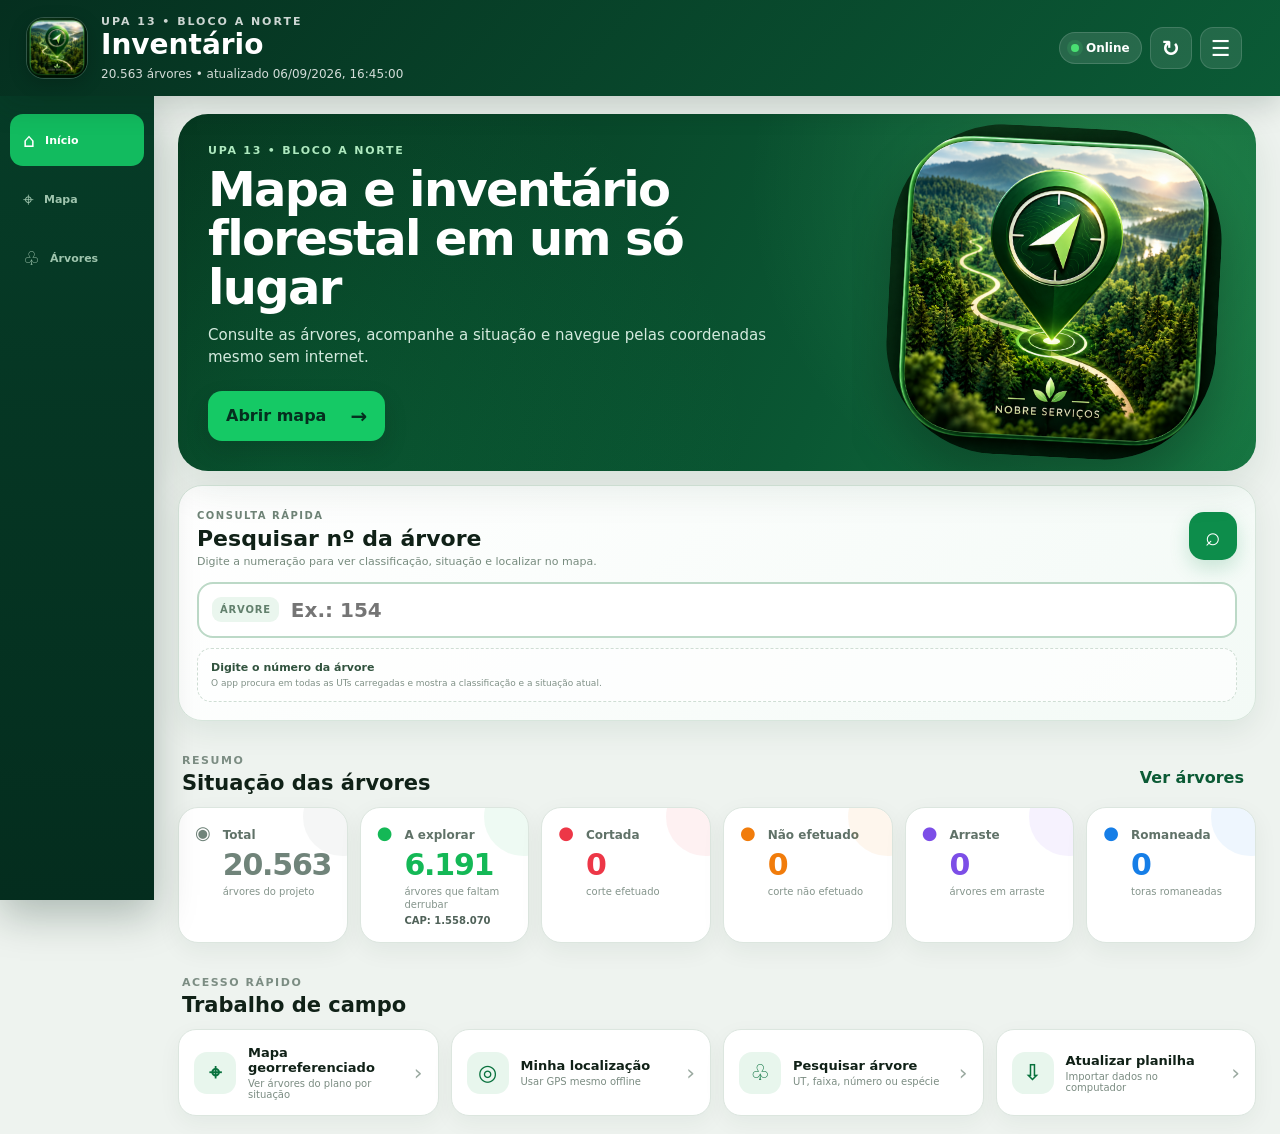
<file: index.html>
<!doctype html>
<html lang="pt-BR">
<head>
  <meta charset="utf-8">
  <meta name="viewport" content="width=device-width,initial-scale=1,viewport-fit=cover,user-scalable=no">
  <meta name="theme-color" content="#062d1d">
  <title>Inventário</title>
  <link rel="manifest" href="manifest.webmanifest">
  <link rel="stylesheet" href="styles.css?v=418">
</head>
<body>
<div class="app-shell">
  <header class="app-header">
    <div class="brand-block">
      <img src="app_icon.png" class="brand-icon" alt="">
      <div>
        <div class="mobile-brand">NOBRE FLORESTAL</div><div class="brand-name" id="projectHeaderName">UPA 13 • BLOCO A NORTE</div>
        <h1>Inventário</h1>
        <div class="header-meta"><span id="syncStatus">Sem dados carregados</span></div>
      </div>
    </div>
    <div class="header-actions">
      <span id="networkPill" class="network-pill"><i></i><span>Online</span></span>
      <button class="icon-action" id="syncBtn" title="Sincronizar" aria-label="Sincronizar">↻</button>
      <button class="icon-action" id="settingsBtn" title="Configurações" aria-label="Configurações">☰</button>
    </div>
  </header>

  <main class="main-content">
    <section class="screen active" id="homeScreen">
      <div class="hero-card">
        <div class="hero-copy">
          <span class="hero-kicker" id="projectHeroName">UPA 13 • BLOCO A NORTE</span>
          <h2>Mapa e inventário florestal em um só lugar</h2>
          <p>Consulte as árvores, acompanhe a situação e navegue pelas coordenadas mesmo sem internet.</p>
          <button class="primary-cta" data-go="map">Abrir mapa <span>→</span></button>
        </div>
        <div class="hero-art"><img src="app_icon.png" alt="Mapa florestal"></div>
      </div>


      <section class="home-tree-search">
        <div class="home-search-head">
          <div>
            <span>Consulta rápida</span>
            <h3>Pesquisar nº da árvore</h3>
            <p>Digite a numeração para ver classificação, situação e localizar no mapa.</p>
          </div>
          <div class="home-search-icon">⌕</div>
        </div>
        <div class="home-search-input">
          <span>Árvore</span>
          <input id="homeTreeSearch" inputmode="numeric" autocomplete="off" placeholder="Ex.: 154">
          <button id="homeTreeClear" hidden aria-label="Limpar pesquisa">×</button>
        </div>
        <div class="home-search-results" id="homeSearchResults">
          <div class="home-search-empty">
            <b>Digite o número da árvore</b>
            <small>O app procura em todas as UTs carregadas e mostra a classificação e a situação atual.</small>
          </div>
        </div>
      </section>

      <div class="section-title"><div><span>Resumo</span><h3>Situação das árvores</h3></div><button class="ghost-btn" data-go="trees">Ver árvores</button></div>
      <section class="kpi-grid">
        <article class="kpi-card total"><div class="kpi-icon">◉</div><div><span>Total</span><strong id="kpiTotal">0</strong><small>árvores do projeto</small></div></article>
        <article class="kpi-card explorar"><div class="kpi-icon">●</div><div><span>A explorar</span><strong id="kpiExplorar">0</strong><small id="kpiExplorarMeta">árvores que faltam derrubar</small><em id="kpiExplorarCap">CAP: 0</em></div></article>
        <article class="kpi-card cortada"><div class="kpi-icon">●</div><div><span>Cortada</span><strong id="kpiCorte">0</strong><small>corte efetuado</small></div></article>
        <article class="kpi-card nao"><div class="kpi-icon">●</div><div><span>Não efetuado</span><strong id="kpiNao">0</strong><small>corte não efetuado</small></div></article>
        <article class="kpi-card arraste"><div class="kpi-icon">●</div><div><span>Arraste</span><strong id="kpiArraste">0</strong><small>árvores em arraste</small></div></article>
        <article class="kpi-card romaneada"><div class="kpi-icon">●</div><div><span>Romaneada</span><strong id="kpiRomaneada">0</strong><small>toras romaneadas</small></div></article>
      </section>

      <div class="section-title"><div><span>Acesso rápido</span><h3>Trabalho de campo</h3></div></div>
      <div class="quick-grid">
        <button class="quick-card" data-go="map"><b class="quick-symbol">⌖</b><span><strong>Mapa georreferenciado</strong><small>Ver árvores do plano por situação</small></span><i>›</i></button>
        <button class="quick-card" id="locateQuick"><b class="quick-symbol">◎</b><span><strong>Minha localização</strong><small>Usar GPS mesmo offline</small></span><i>›</i></button>
        <button class="quick-card" data-go="trees"><b class="quick-symbol">♧</b><span><strong>Pesquisar árvore</strong><small>UT, faixa, número ou espécie</small></span><i>›</i></button>
        <button class="quick-card" id="importQuick"><b class="quick-symbol">⇩</b><span><strong>Atualizar planilha</strong><small>Importar dados no computador</small></span><i>›</i></button>
      </div>
    </section>

    <section class="screen map-screen" id="mapScreen">
      <div class="mobile-field-dashboard map-search-only">
        <div class="mobile-map-search">
          <span>⌕</span><input id="mapTreeSearch" inputmode="numeric" autocomplete="off" placeholder="Pesquisar nº da árvore..."><button id="mapTreeSearchBtn" aria-label="Pesquisar árvore" title="Pesquisar">⌕</button>
        </div>
      </div>
      <div class="map-topbar">
        <div>
          <span id="projectMapName">UPA 13 • BLOCO A NORTE</span>
          <strong>Mapa georreferenciado</strong>
        </div>
        <div class="map-actions">
          <button class="map-round mobile-map-picker-btn" id="mobileMapPickerBtn" title="Escolher mapa offline">MAPAS</button>
          <button class="map-round" id="filterMapBtn" title="Filtros">≡</button>
          <button class="map-round nav-location-btn" id="myLocationBtn" title="Minha localização / acompanhar GPS"><span class="nav-location-pointer">➤</span></button>
          <button class="map-round label-toggle active" id="labelsToggleBtn" title="Mostrar/ocultar numeração">Nº</button>
          <button class="map-round trees-toggle active" id="treesToggleBtn" title="Mostrar/ocultar árvores">Árv</button>
          <button class="map-round" id="fitMapBtn" title="Enquadrar">⌗</button>
        </div>
      </div>
      <div class="map-wrap" id="mapWrap">
        <canvas id="geoMap"></canvas>
        <div class="map-tools-dock" id="mapToolsDock" hidden>
          <button class="dock-btn" id="dockMarkerBtn" title="Adicionar marcador">⌖</button>
          <button class="dock-btn" id="dockLabelBtn" title="Mostrar/ocultar numeração">✎</button>
          <button class="dock-btn" id="dockTrackBtn" title="Rastrear percurso">〰</button>
          <button class="dock-btn" id="dockExportBtn" title="Exportar SHP">▤</button>
          <button class="dock-btn" id="dockFitBtn" title="Enquadrar mapa">↗</button>
          <button class="dock-btn" id="dockCompassBtn" title="Mostrar/ocultar bússola">✥</button>
          <button class="dock-btn" id="dockTargetBtn" title="Centralizar localização">◎</button>
        </div>
        <div class="map-compass" id="mapCompass" hidden aria-label="Bússola">
          <div class="compass-cardinal compass-n">N</div>
          <div class="compass-cardinal compass-e">L</div>
          <div class="compass-cardinal compass-s">S</div>
          <div class="compass-cardinal compass-w">O</div>
          <div class="compass-needle" id="compassNeedle"><span></span></div>
          <div class="compass-center"></div>
          <div class="compass-deg" id="compassDeg">0°</div>
        </div>
        <div class="map-count" id="mapCount">0 árvores no mapa</div>
        <div class="map-legend" id="mapLegend">
          <span><i class="c-explorar"></i>A explorar</span>
          <span><i class="c-cortada"></i>Cortada</span>
          <span><i class="c-nao"></i>Não efetuado</span>
          <span><i class="c-arraste"></i>Arraste</span>
          <span><i class="c-romaneada"></i>Romaneada</span>
          <span class="map-note">A árvore permanece no mapa e troca de cor conforme a situação.</span>
        </div>
        <div class="nav-hud" id="navHud" hidden>
          <div class="nav-arrow" id="navArrow"><span>▲</span></div>
          <div><small>NAVEGAÇÃO OFFLINE</small><strong id="navDistance">—</strong><span id="navBearing">Aguardando GPS...</span></div>
          <button id="stopNavBtn">Parar</button>
        </div>
      </div>
      <div class="map-bottom-panel" id="mapBottomPanel">
        <button class="track-toggle bottom" id="trackToggleBtn" title="Iniciar ou parar rastreamento do percurso"><span>●</span><b>Novo rastreio</b></button>
        <button class="track-collapse-btn" id="trackCollapseBtn" title="Recolher painel" aria-label="Recolher painel" hidden>⌄</button>
        <div class="track-hud bottom" id="trackHud" hidden>
          <div class="track-rec" id="trackRecDot">●</div>
          <div class="track-main-info"><small id="trackStatusText">ÚLTIMO PERCURSO</small><strong id="trackDistance">0 m</strong><span id="trackInfo">0 pontos • 00:00</span></div>
          <div class="track-extra" id="trackExtra">
            <span><small>Direção</small><b id="trackHeading">—</b></span>
            <span><small>Velocidade</small><b id="trackSpeed">0,0 km/h</b></span>
            <span><small>Média</small><b id="trackAvgSpeed">0,0 km/h</b></span>
          </div>
          <button id="trackExportBtn" hidden>Exportar SHP</button>
        </div>
      </div>
    </section>

    <section class="screen" id="treesScreen">
      <div class="screen-heading">
        <div><span>Inventário</span><h2>Árvores</h2><p id="resultCount">0 árvores</p></div>
        <button class="filter-button" id="filterTreesBtn">Filtros <b id="filterCount" hidden>0</b></button>
      </div>
      <div class="search-box"><span>⌕</span><input id="searchInput" placeholder="Buscar nº, espécie, UT, faixa, motosserrista..."><button id="clearSearch" hidden>×</button></div>
      <div class="status-chips" id="statusChips">
        <button class="active" data-status="">Todas</button><button data-status="A EXPLORAR">A explorar</button><button data-status="CORTADA">Cortada</button><button data-status="CORTE NÃO EFETUADO">Não efetuado</button><button data-status="ARRASTE">Arraste</button><button data-status="ROMANEADA">Romaneada</button>
      </div>
      <div class="tree-list" id="treeList"></div>
      <div class="pager" id="pager"><button id="prevPage">← Anterior</button><span id="pageInfo">1 / 1</span><button id="nextPage">Próxima →</button></div>
    </section>
  </main>

  <nav class="bottom-nav" id="bottomNav">
    <button class="active" data-go="home"><span>⌂</span><b>Início</b></button>
    <button data-go="map"><span>⌖</span><b>Mapa</b></button>
    <button data-go="trees"><span>♧</span><b>Árvores</b></button>
  </nav>
</div>

<input id="excelFile" type="file" accept=".xls,.xlsx,.xlsm,.csv" hidden>
<input id="mapImageFile" type="file" accept="image/png,image/jpeg,image/webp" hidden>

<dialog id="filterDialog" class="modal-dialog">
  <form method="dialog" class="modal-card" onsubmit="return false">
    <div class="modal-head"><div><span>Refinar resultados</span><h2>Filtros</h2></div><button class="close-modal" type="button" value="cancel">×</button></div>
    <label>UT<select id="utFilter"><option value="">Todas</option></select></label>
    <label>Faixa<select id="faixaFilter"><option value="">Todas</option></select></label>
    <label>Motosserrista<select id="motoFilter"><option value="">Todos</option></select></label>
    <label>Situação<select id="statusFilter"><option value="">Todas</option><option>A EXPLORAR</option><option>CORTADA</option><option>CORTE NÃO EFETUADO</option><option>ARRASTE</option><option>ROMANEADA</option><option>SEM SITUAÇÃO</option></select></label>
    <div class="modal-actions"><button class="secondary-btn" id="clearFiltersBtn">Limpar</button><button class="primary-btn" id="applyFiltersBtn">Aplicar</button></div>
  </form>
</dialog>


<dialog id="mobileMapDialog" class="modal-dialog mobile-map-dialog">
  <form method="dialog" class="modal-card mobile-map-card" onsubmit="return false">
    <div class="modal-head">
      <div><span>Uso offline</span><h2>Escolher mapa</h2></div>
      <button class="close-modal" id="mobileMapCloseBtn" type="button" value="cancel" aria-label="Fechar">×</button>
    </div>
    <div class="mobile-map-offline-note">
      <b>✓ Funciona sem internet</b>
      <span>Escolha um mapa, todos juntos ou adicione um PDF direto do celular. Depois funciona offline.</span>
    </div>
    <div class="mobile-map-actions">
      <button type="button" class="primary-btn" id="mobileAddPdfBtn">＋ Adicionar PDF do celular</button>
      <button type="button" class="primary-btn" id="mobileUseAllMapsBtn">🗺 Usar todos os mapas</button>
      <button type="button" class="secondary-btn" id="mobileRefreshMapsBtn">↻ Atualizar do PC</button>
    </div>
    <div id="mobileMapList" class="mobile-map-list"></div>
  </form>
</dialog>

<dialog id="settingsDialog" class="modal-dialog">
  <form method="dialog" class="modal-card settings-card" onsubmit="return false">
    <div class="modal-head"><div><span>Nobre Florestal</span><h2>Configurações</h2></div><button class="close-modal" id="settingsCloseBtn" type="button" value="cancel" aria-label="Fechar configurações">×</button></div>
    <div class="setting-section"><h3>Sincronização PC ↔ celular</h3><p>Use a mesma URL e chave no computador e no celular. O celular guarda a última atualização para trabalhar offline.</p>
      <div class="settings-lock-row"><span class="settings-lock-badge">Bloqueado</span><button class="secondary-btn" id="settingsEditBtn">✎ Editar</button></div>
      <label>URL do Apps Script<input id="apiUrl" placeholder="https://script.google.com/macros/s/.../exec"></label>
      <label>Chave de sincronização<input id="syncKey" placeholder="NOBRE-UPA13-2026"></label>
      <button class="primary-btn full" id="saveSettingsBtn">Salvar alterações</button>
    </div>
    <div class="setting-section"><h3>Dados</h3>
      <div class="last-file-card"><span>✓</span><div><strong>Última planilha salva</strong><small id="lastWorkbookInfo">Carregando...</small></div></div>
      <button class="settings-row" id="importBtn"><span>⇩</span><div><strong>Carregar planilha</strong><small>.xls, .xlsx ou .csv</small></div><i>›</i></button>
      <button class="settings-row" id="watchFileBtn"><span>↻</span><div><strong>Vincular planilha automática</strong><small>Chrome/Edge no computador</small></div><i>›</i></button>
      <button class="settings-row" id="refreshCloudBtn"><span>☁</span><div><strong>Buscar atualização</strong><small>Sincronizar agora</small></div><i>›</i></button>
    </div>
    <div class="setting-section pc-only project-map-section"><h3>Novo projeto / mapa georreferenciado</h3>
      <p>Para UPA 14, UPA 15 e outros projetos: carregue a nova planilha e depois o mapa. O nome da UPA é lido da planilha; o bloco pode ser lido da planilha ou informado aqui.</p>
      <div class="project-grid">
        <label>UPA<input id="projectUpaInput" placeholder="Ex.: 14"></label>
        <label>Bloco<input id="projectBlockInput" placeholder="Ex.: A NORTE"></label>
      </div>
      <div class="last-file-card map-file-card"><span>⌖</span><div><strong>Mapa atual do projeto</strong><small id="mapFileInfo">Mapa padrão UPA 13</small></div></div>
      <button class="settings-row" id="mapImportBtn"><span>▣</span><div><strong>Adicionar / trocar mapa</strong><small>PNG, JPG ou WEBP</small></div><i>›</i></button>
      <div class="map-calibration-card">
        <strong>Encaixe das árvores no mapa</strong>
        <small>Use “Auto encaixar” e, se necessário, ajuste os limites pelas coordenadas do mapa.</small>
        <div class="bounds-grid">
          <label>Norte<input id="mapNorthInput" inputmode="decimal"></label>
          <label>Sul<input id="mapSouthInput" inputmode="decimal"></label>
          <label>Oeste<input id="mapWestInput" inputmode="decimal"></label>
          <label>Leste<input id="mapEastInput" inputmode="decimal"></label>
        </div>
        <button class="secondary-btn full" id="autoFitBoundsBtn">Auto encaixar pelas árvores</button>
      </div>
      <button class="primary-btn full" id="saveProjectMapBtn">Salvar projeto e enviar aos celulares</button>
    </div>
    <div class="setting-section"><h3>Modo offline</h3><div class="offline-info"><b>✓</b><div><strong>Mapa e dados locais</strong><small>Depois da sincronização, o inventário e TODOS os mapas do projeto ficam salvos no aparelho. Você pode escolher um mapa ou usar todos juntos sem internet. A navegação usa GPS offline e mostra sua posição com ponto azul até o destino.</small></div></div><div class="app-version-badge">Versão Android 4.18 • base V4.16 • sincronização corrigida e silenciosa</div></div>
  </form>
</dialog>

<dialog id="markerDialog" class="modal-dialog marker-dialog">
  <form method="dialog" class="modal-card marker-card" onsubmit="return false">
    <div class="modal-head"><div><span>Mapa</span><h2 id="markerDialogTitle">Novo marcador</h2></div><button class="close-modal marker-cancel" id="markerCancelX" type="button" aria-label="Fechar">×</button></div>
    <label>Nome do marcador <small>(opcional)</small><input id="markerNameInput" maxlength="80" placeholder="Pode deixar em branco"></label>
    <div class="marker-coord" id="markerCoordText"></div>
    <div class="modal-actions marker-actions">
      <button class="danger-btn" id="markerDeleteBtn" type="button" hidden>Excluir</button>
      <button class="secondary-btn" id="markerCancelBtn" type="button">Cancelar</button>
      <button class="primary-btn" id="markerSaveBtn" type="button">Salvar marcador</button>
    </div>
  </form>
</dialog>

<dialog id="treeDialog" class="sheet-dialog">
  <div class="tree-sheet">
    <div class="sheet-grabber"></div>
    <button class="sheet-close" id="closeTreeDialog">×</button>
    <div class="tree-status" id="treeStatus"><i></i><span>Situação</span></div>
    <h2 id="treeDialogTitle">Árvore</h2>
    <p id="treeSubtitle"></p>
    <div class="tree-details" id="treeDetails"></div>
    <div class="tree-actions" id="treeActions"></div>
  </div>
</dialog>

<div class="toast" id="toast" hidden></div>
<script src="initial_data.js"></script>
<script src="app.js?v=418"></script>
</body>
</html>
</file>
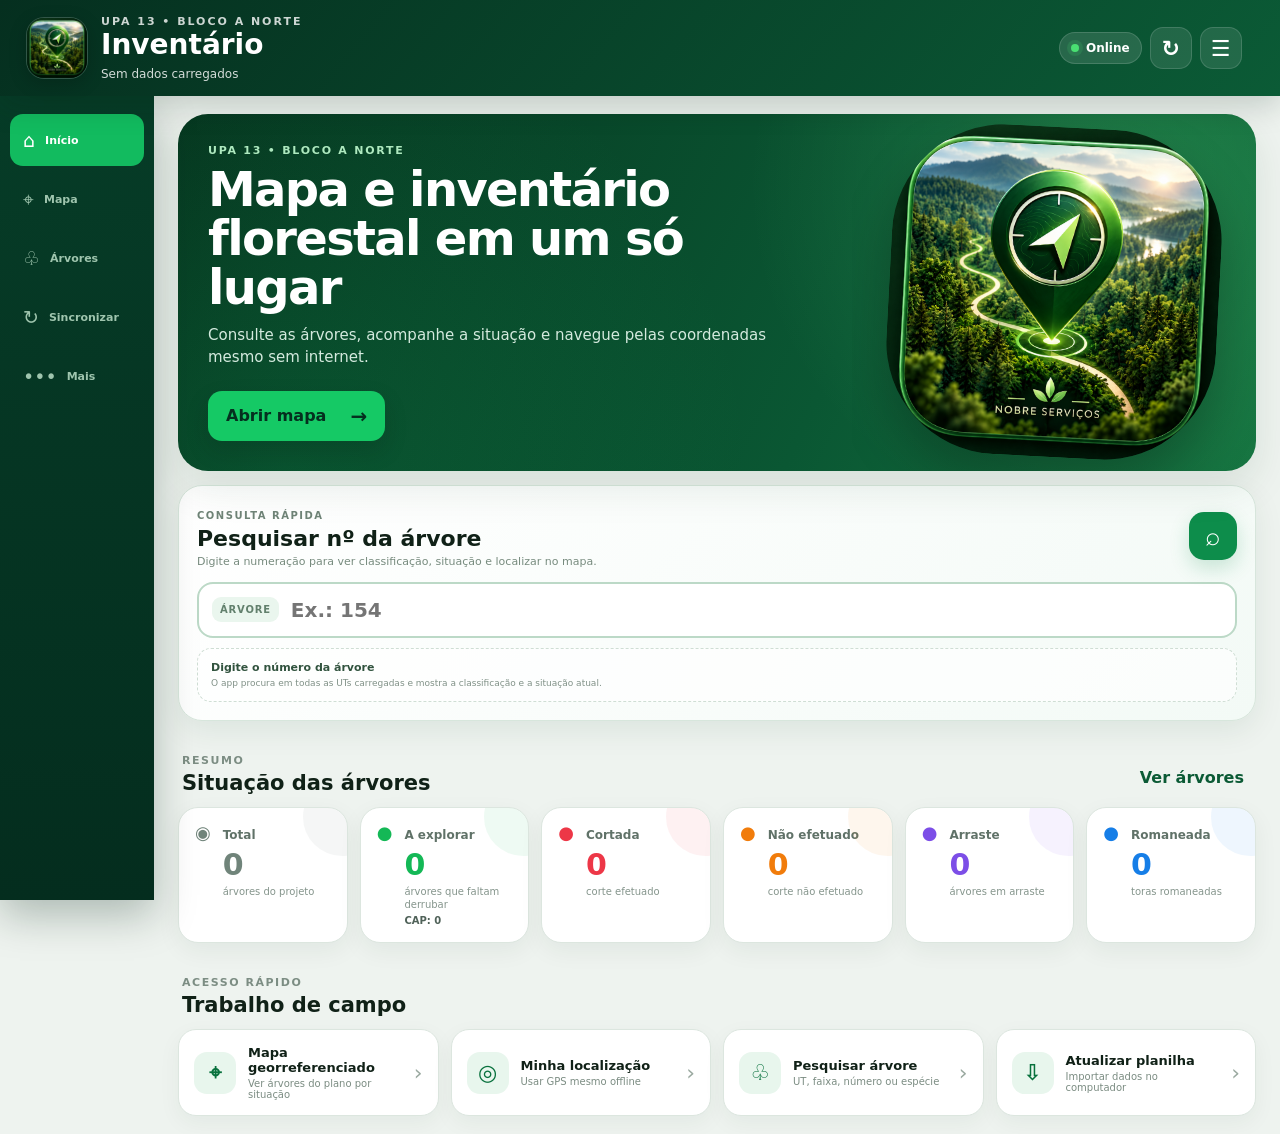
<file: src/main/assets/index.html>
<!doctype html>
<html lang="pt-BR">
<head>
  <meta charset="utf-8">
  <meta name="viewport" content="width=device-width,initial-scale=1,viewport-fit=cover,user-scalable=no">
  <meta name="theme-color" content="#062d1d">
  <title>Inventário</title>
  <link rel="manifest" href="manifest.webmanifest">
  <link rel="stylesheet" href="styles.css?v=410">
</head>
<body>
<div class="app-shell">
  <header class="app-header">
    <div class="brand-block">
      <img src="app_icon.png" class="brand-icon" alt="">
      <div>
        <div class="mobile-brand">NOBRE FLORESTAL</div><div class="brand-name" id="projectHeaderName">UPA 13 • BLOCO A NORTE</div>
        <h1>Inventário</h1>
        <div class="header-meta"><span id="syncStatus">Sem dados carregados</span></div>
      </div>
    </div>
    <div class="header-actions">
      <span id="networkPill" class="network-pill"><i></i><span>Online</span></span>
      <button class="icon-action" id="syncBtn" title="Sincronizar" aria-label="Sincronizar">↻</button>
      <button class="icon-action" id="settingsBtn" title="Configurações" aria-label="Configurações">☰</button>
    </div>
  </header>

  <main class="main-content">
    <section class="screen active" id="homeScreen">
      <div class="hero-card">
        <div class="hero-copy">
          <span class="hero-kicker" id="projectHeroName">UPA 13 • BLOCO A NORTE</span>
          <h2>Mapa e inventário florestal em um só lugar</h2>
          <p>Consulte as árvores, acompanhe a situação e navegue pelas coordenadas mesmo sem internet.</p>
          <button class="primary-cta" data-go="map">Abrir mapa <span>→</span></button>
        </div>
        <div class="hero-art"><img src="app_icon.png" alt="Mapa florestal"></div>
      </div>


      <section class="home-tree-search">
        <div class="home-search-head">
          <div>
            <span>Consulta rápida</span>
            <h3>Pesquisar nº da árvore</h3>
            <p>Digite a numeração para ver classificação, situação e localizar no mapa.</p>
          </div>
          <div class="home-search-icon">⌕</div>
        </div>
        <div class="home-search-input">
          <span>Árvore</span>
          <input id="homeTreeSearch" inputmode="numeric" autocomplete="off" placeholder="Ex.: 154">
          <button id="homeTreeClear" hidden aria-label="Limpar pesquisa">×</button>
        </div>
        <div class="home-search-results" id="homeSearchResults">
          <div class="home-search-empty">
            <b>Digite o número da árvore</b>
            <small>O app procura em todas as UTs carregadas e mostra a classificação e a situação atual.</small>
          </div>
        </div>
      </section>

      <div class="section-title"><div><span>Resumo</span><h3>Situação das árvores</h3></div><button class="ghost-btn" data-go="trees">Ver árvores</button></div>
      <section class="kpi-grid">
        <article class="kpi-card total"><div class="kpi-icon">◉</div><div><span>Total</span><strong id="kpiTotal">0</strong><small>árvores do projeto</small></div></article>
        <article class="kpi-card explorar"><div class="kpi-icon">●</div><div><span>A explorar</span><strong id="kpiExplorar">0</strong><small id="kpiExplorarMeta">árvores que faltam derrubar</small><em id="kpiExplorarCap">CAP: 0</em></div></article>
        <article class="kpi-card cortada"><div class="kpi-icon">●</div><div><span>Cortada</span><strong id="kpiCorte">0</strong><small>corte efetuado</small></div></article>
        <article class="kpi-card nao"><div class="kpi-icon">●</div><div><span>Não efetuado</span><strong id="kpiNao">0</strong><small>corte não efetuado</small></div></article>
        <article class="kpi-card arraste"><div class="kpi-icon">●</div><div><span>Arraste</span><strong id="kpiArraste">0</strong><small>árvores em arraste</small></div></article>
        <article class="kpi-card romaneada"><div class="kpi-icon">●</div><div><span>Romaneada</span><strong id="kpiRomaneada">0</strong><small>toras romaneadas</small></div></article>
      </section>

      <div class="section-title"><div><span>Acesso rápido</span><h3>Trabalho de campo</h3></div></div>
      <div class="quick-grid">
        <button class="quick-card" data-go="map"><b class="quick-symbol">⌖</b><span><strong>Mapa georreferenciado</strong><small>Ver árvores do plano por situação</small></span><i>›</i></button>
        <button class="quick-card" id="locateQuick"><b class="quick-symbol">◎</b><span><strong>Minha localização</strong><small>Usar GPS mesmo offline</small></span><i>›</i></button>
        <button class="quick-card" data-go="trees"><b class="quick-symbol">♧</b><span><strong>Pesquisar árvore</strong><small>UT, faixa, número ou espécie</small></span><i>›</i></button>
        <button class="quick-card" id="importQuick"><b class="quick-symbol">⇩</b><span><strong>Atualizar planilha</strong><small>Importar dados no computador</small></span><i>›</i></button>
      </div>
    </section>

    <section class="screen map-screen" id="mapScreen">
      <div class="mobile-field-dashboard map-search-only">
        <div class="mobile-map-search">
          <span>⌕</span><input id="mapTreeSearch" inputmode="numeric" autocomplete="off" placeholder="Pesquisar nº da árvore..."><button id="mapTreeSearchBtn">Buscar</button>
        </div>
      </div>
      <div class="map-topbar">
        <div>
          <span id="projectMapName">UPA 13 • BLOCO A NORTE</span>
          <strong>Mapa georreferenciado</strong>
        </div>
        <div class="map-actions">
          <button class="map-round mobile-map-picker-btn" id="mobileMapPickerBtn" title="Escolher mapa offline">MAPAS</button>
          <button class="map-round" id="filterMapBtn" title="Filtros">≡</button>
          <button class="map-round nav-location-btn" id="myLocationBtn" title="Minha localização / acompanhar GPS"><span class="nav-location-pointer">➤</span></button>
          <button class="map-round label-toggle active" id="labelsToggleBtn" title="Mostrar/ocultar numeração">Nº</button>
          <button class="map-round trees-toggle active" id="treesToggleBtn" title="Mostrar/ocultar árvores">Árv</button>
          <button class="map-round" id="fitMapBtn" title="Enquadrar">⌗</button>
        </div>
      </div>
      <div class="map-wrap" id="mapWrap">
        <canvas id="geoMap"></canvas>
        <div class="map-tools-dock" id="mapToolsDock" hidden>
          <button class="dock-btn" id="dockMarkerBtn" title="Adicionar marcador">⌖</button>
          <button class="dock-btn" id="dockLabelBtn" title="Mostrar/ocultar numeração">✎</button>
          <button class="dock-btn" id="dockTrackBtn" title="Rastrear percurso">〰</button>
          <button class="dock-btn" id="dockExportBtn" title="Exportar SHP">▤</button>
          <button class="dock-btn" id="dockFitBtn" title="Enquadrar mapa">↗</button>
          <button class="dock-btn" id="dockCompassBtn" title="Mostrar/ocultar bússola">✥</button>
          <button class="dock-btn" id="dockTargetBtn" title="Centralizar localização">◎</button>
        </div>
        <div class="map-compass" id="mapCompass" hidden aria-label="Bússola">
          <div class="compass-cardinal compass-n">N</div>
          <div class="compass-cardinal compass-e">L</div>
          <div class="compass-cardinal compass-s">S</div>
          <div class="compass-cardinal compass-w">O</div>
          <div class="compass-needle" id="compassNeedle"><span></span></div>
          <div class="compass-center"></div>
          <div class="compass-deg" id="compassDeg">0°</div>
        </div>
        <div class="map-count" id="mapCount">0 árvores no mapa</div>
        <div class="map-legend" id="mapLegend">
          <span><i class="c-explorar"></i>A explorar</span>
          <span><i class="c-cortada"></i>Cortada</span>
          <span><i class="c-nao"></i>Não efetuado</span>
          <span><i class="c-arraste"></i>Arraste</span>
          <span><i class="c-romaneada"></i>Romaneada</span>
          <span class="map-note">A árvore permanece no mapa e troca de cor conforme a situação.</span>
        </div>
        <div class="nav-hud" id="navHud" hidden>
          <div class="nav-arrow" id="navArrow"><span>▲</span></div>
          <div><small>NAVEGAÇÃO OFFLINE</small><strong id="navDistance">—</strong><span id="navBearing">Aguardando GPS...</span></div>
          <button id="stopNavBtn">Parar</button>
        </div>
      </div>
      <div class="map-bottom-panel" id="mapBottomPanel">
        <button class="track-toggle bottom" id="trackToggleBtn" title="Iniciar ou parar rastreamento do percurso"><span>●</span><b>Novo rastreio</b></button>
        <button class="track-collapse-btn" id="trackCollapseBtn" title="Recolher painel" aria-label="Recolher painel" hidden>⌄</button>
        <div class="track-hud bottom" id="trackHud" hidden>
          <div class="track-rec" id="trackRecDot">●</div>
          <div class="track-main-info"><small id="trackStatusText">ÚLTIMO PERCURSO</small><strong id="trackDistance">0 m</strong><span id="trackInfo">0 pontos • 00:00</span></div>
          <div class="track-extra" id="trackExtra">
            <span><small>Direção</small><b id="trackHeading">—</b></span>
            <span><small>Velocidade</small><b id="trackSpeed">0,0 km/h</b></span>
            <span><small>Média</small><b id="trackAvgSpeed">0,0 km/h</b></span>
          </div>
          <button id="trackExportBtn" hidden>Exportar SHP</button>
        </div>
      </div>
    </section>

    <section class="screen" id="treesScreen">
      <div class="screen-heading">
        <div><span>Inventário</span><h2>Árvores</h2><p id="resultCount">0 árvores</p></div>
        <button class="filter-button" id="filterTreesBtn">Filtros <b id="filterCount" hidden>0</b></button>
      </div>
      <div class="search-box"><span>⌕</span><input id="searchInput" placeholder="Buscar nº, espécie, UT, faixa, motosserrista..."><button id="clearSearch" hidden>×</button></div>
      <div class="status-chips" id="statusChips">
        <button class="active" data-status="">Todas</button><button data-status="A EXPLORAR">A explorar</button><button data-status="CORTADA">Cortada</button><button data-status="CORTE NÃO EFETUADO">Não efetuado</button><button data-status="ARRASTE">Arraste</button><button data-status="ROMANEADA">Romaneada</button>
      </div>
      <div class="tree-list" id="treeList"></div>
      <div class="pager" id="pager"><button id="prevPage">← Anterior</button><span id="pageInfo">1 / 1</span><button id="nextPage">Próxima →</button></div>
    </section>
  </main>

  <nav class="bottom-nav" id="bottomNav">
    <button class="active" data-go="home"><span>⌂</span><b>Início</b></button>
    <button data-go="map"><span>⌖</span><b>Mapa</b></button>
    <button data-go="trees"><span>♧</span><b>Árvores</b></button>
    <button id="navSync"><span>↻</span><b>Sincronizar</b></button>
    <button id="navMore"><span>•••</span><b>Mais</b></button>
  </nav>
</div>

<input id="excelFile" type="file" accept=".xls,.xlsx,.xlsm,.csv" hidden>
<input id="mapImageFile" type="file" accept="image/png,image/jpeg,image/webp" hidden>

<dialog id="filterDialog" class="modal-dialog">
  <form method="dialog" class="modal-card" onsubmit="return false">
    <div class="modal-head"><div><span>Refinar resultados</span><h2>Filtros</h2></div><button class="close-modal" type="button" value="cancel">×</button></div>
    <label>UT<select id="utFilter"><option value="">Todas</option></select></label>
    <label>Faixa<select id="faixaFilter"><option value="">Todas</option></select></label>
    <label>Motosserrista<select id="motoFilter"><option value="">Todos</option></select></label>
    <label>Situação<select id="statusFilter"><option value="">Todas</option><option>A EXPLORAR</option><option>CORTADA</option><option>CORTE NÃO EFETUADO</option><option>ARRASTE</option><option>ROMANEADA</option><option>SEM SITUAÇÃO</option></select></label>
    <div class="modal-actions"><button class="secondary-btn" id="clearFiltersBtn">Limpar</button><button class="primary-btn" id="applyFiltersBtn">Aplicar</button></div>
  </form>
</dialog>


<dialog id="mobileMapDialog" class="modal-dialog mobile-map-dialog">
  <form method="dialog" class="modal-card mobile-map-card" onsubmit="return false">
    <div class="modal-head">
      <div><span>Uso offline</span><h2>Escolher mapa</h2></div>
      <button class="close-modal" id="mobileMapCloseBtn" type="button" value="cancel" aria-label="Fechar">×</button>
    </div>
    <div class="mobile-map-offline-note">
      <b>✓ Funciona sem internet</b>
      <span>Escolha um mapa, todos juntos ou adicione um PDF direto do celular. Depois funciona offline.</span>
    </div>
    <div class="mobile-map-actions">
      <button type="button" class="primary-btn" id="mobileAddPdfBtn">＋ Adicionar PDF do celular</button>
      <button type="button" class="primary-btn" id="mobileUseAllMapsBtn">🗺 Usar todos os mapas</button>
      <button type="button" class="secondary-btn" id="mobileRefreshMapsBtn">↻ Atualizar do PC</button>
    </div>
    <div id="mobileMapList" class="mobile-map-list"></div>
  </form>
</dialog>

<dialog id="settingsDialog" class="modal-dialog">
  <form method="dialog" class="modal-card settings-card" onsubmit="return false">
    <div class="modal-head"><div><span>Nobre Florestal</span><h2>Configurações</h2></div><button class="close-modal" id="settingsCloseBtn" type="button" value="cancel" aria-label="Fechar configurações">×</button></div>
    <div class="setting-section"><h3>Sincronização PC ↔ celular</h3><p>Use a mesma URL e chave no computador e no celular. O celular guarda a última atualização para trabalhar offline.</p>
      <div class="settings-lock-row"><span class="settings-lock-badge">Bloqueado</span><button class="secondary-btn" id="settingsEditBtn">✎ Editar</button></div>
      <label>URL do Apps Script<input id="apiUrl" placeholder="https://script.google.com/macros/s/.../exec"></label>
      <label>Chave de sincronização<input id="syncKey" placeholder="NOBRE-UPA13-2026"></label>
      <button class="primary-btn full" id="saveSettingsBtn">Salvar alterações</button>
    </div>
    <div class="setting-section"><h3>Dados</h3>
      <div class="last-file-card"><span>✓</span><div><strong>Última planilha salva</strong><small id="lastWorkbookInfo">Carregando...</small></div></div>
      <button class="settings-row" id="importBtn"><span>⇩</span><div><strong>Carregar planilha</strong><small>.xls, .xlsx ou .csv</small></div><i>›</i></button>
      <button class="settings-row" id="watchFileBtn"><span>↻</span><div><strong>Vincular planilha automática</strong><small>Chrome/Edge no computador</small></div><i>›</i></button>
      <button class="settings-row" id="refreshCloudBtn"><span>☁</span><div><strong>Buscar atualização</strong><small>Sincronizar agora</small></div><i>›</i></button>
    </div>
    <div class="setting-section pc-only project-map-section"><h3>Novo projeto / mapa georreferenciado</h3>
      <p>Para UPA 14, UPA 15 e outros projetos: carregue a nova planilha e depois o mapa. O nome da UPA é lido da planilha; o bloco pode ser lido da planilha ou informado aqui.</p>
      <div class="project-grid">
        <label>UPA<input id="projectUpaInput" placeholder="Ex.: 14"></label>
        <label>Bloco<input id="projectBlockInput" placeholder="Ex.: A NORTE"></label>
      </div>
      <div class="last-file-card map-file-card"><span>⌖</span><div><strong>Mapa atual do projeto</strong><small id="mapFileInfo">Mapa padrão UPA 13</small></div></div>
      <button class="settings-row" id="mapImportBtn"><span>▣</span><div><strong>Adicionar / trocar mapa</strong><small>PNG, JPG ou WEBP</small></div><i>›</i></button>
      <div class="map-calibration-card">
        <strong>Encaixe das árvores no mapa</strong>
        <small>Use “Auto encaixar” e, se necessário, ajuste os limites pelas coordenadas do mapa.</small>
        <div class="bounds-grid">
          <label>Norte<input id="mapNorthInput" inputmode="decimal"></label>
          <label>Sul<input id="mapSouthInput" inputmode="decimal"></label>
          <label>Oeste<input id="mapWestInput" inputmode="decimal"></label>
          <label>Leste<input id="mapEastInput" inputmode="decimal"></label>
        </div>
        <button class="secondary-btn full" id="autoFitBoundsBtn">Auto encaixar pelas árvores</button>
      </div>
      <button class="primary-btn full" id="saveProjectMapBtn">Salvar projeto e enviar aos celulares</button>
    </div>
    <div class="setting-section"><h3>Modo offline</h3><div class="offline-info"><b>✓</b><div><strong>Mapa e dados locais</strong><small>Depois da sincronização, o inventário e TODOS os mapas do projeto ficam salvos no aparelho. Você pode escolher um mapa ou usar todos juntos sem internet. A navegação usa GPS offline e mostra sua posição com ponto azul até o destino.</small></div></div><div class="app-version-badge">Versão Android 4.10 • APK corrigido • vários celulares • sync rápida</div></div>
  </form>
</dialog>

<dialog id="markerDialog" class="modal-dialog marker-dialog">
  <form method="dialog" class="modal-card marker-card" onsubmit="return false">
    <div class="modal-head"><div><span>Mapa</span><h2 id="markerDialogTitle">Novo marcador</h2></div><button class="close-modal marker-cancel" id="markerCancelX" type="button" aria-label="Fechar">×</button></div>
    <label>Nome do marcador <small>(opcional)</small><input id="markerNameInput" maxlength="80" placeholder="Pode deixar em branco"></label>
    <div class="marker-coord" id="markerCoordText"></div>
    <div class="modal-actions marker-actions">
      <button class="danger-btn" id="markerDeleteBtn" type="button" hidden>Excluir</button>
      <button class="secondary-btn" id="markerCancelBtn" type="button">Cancelar</button>
      <button class="primary-btn" id="markerSaveBtn" type="button">Salvar marcador</button>
    </div>
  </form>
</dialog>

<dialog id="treeDialog" class="sheet-dialog">
  <div class="tree-sheet">
    <div class="sheet-grabber"></div>
    <button class="sheet-close" id="closeTreeDialog">×</button>
    <div class="tree-status" id="treeStatus"><i></i><span>Situação</span></div>
    <h2 id="treeDialogTitle">Árvore</h2>
    <p id="treeSubtitle"></p>
    <div class="tree-details" id="treeDetails"></div>
    <div class="tree-actions" id="treeActions"></div>
  </div>
</dialog>

<div class="toast" id="toast" hidden></div>
<script src="initial_data.js"></script>
<script src="app.js?v=410"></script>
</body>
</html>
</file>
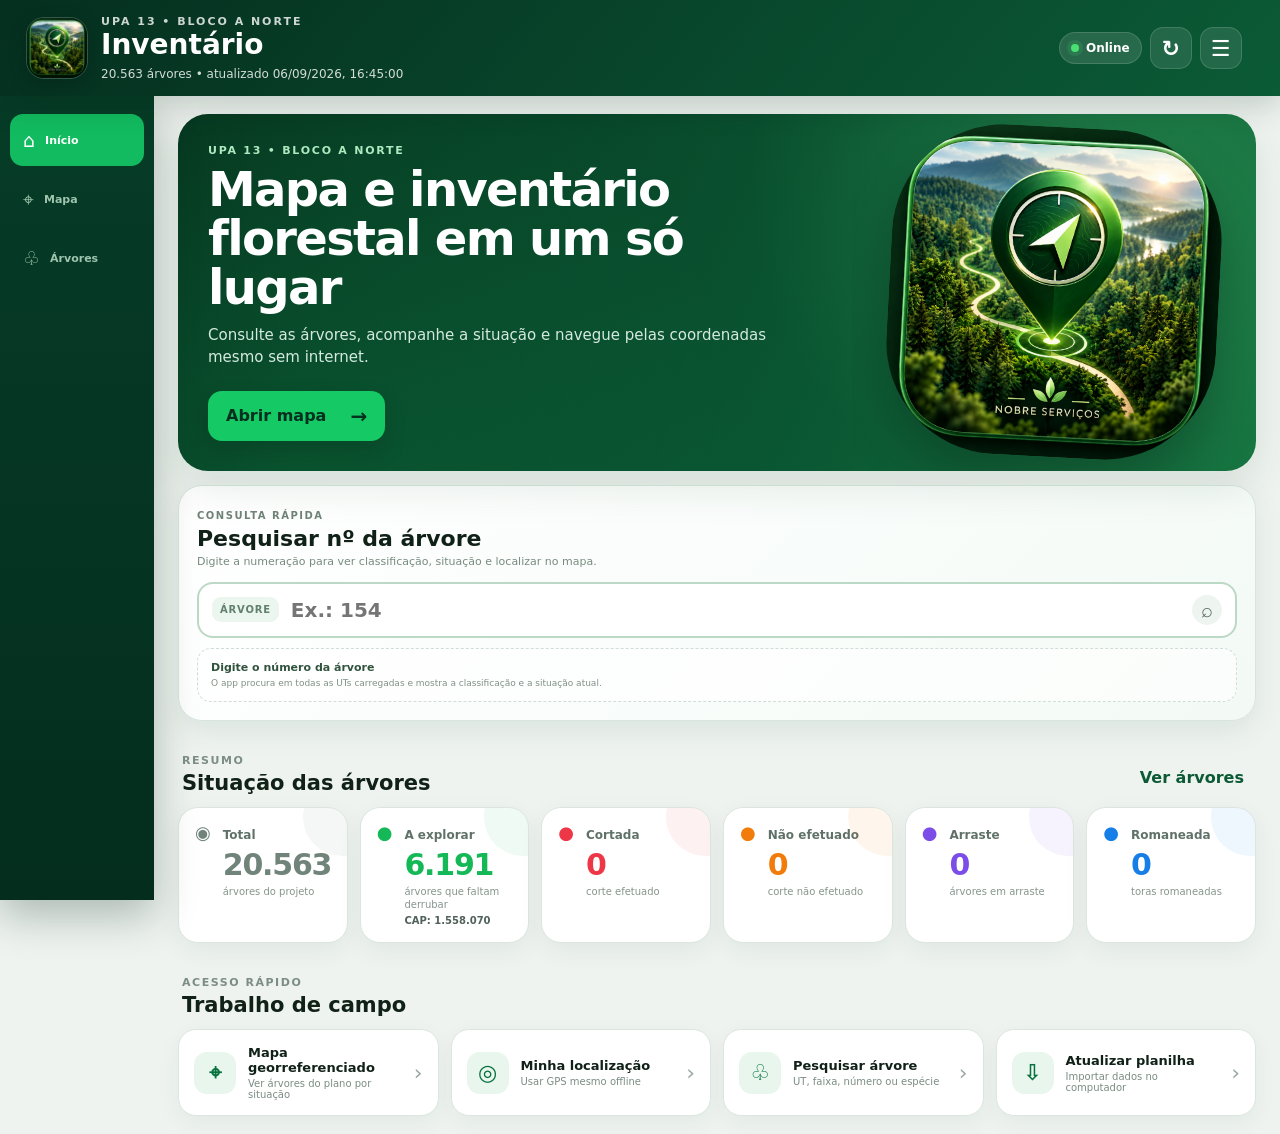
<file: V419_index.html>
<!doctype html>
<html lang="pt-BR">
<head>
  <meta charset="utf-8">
  <meta name="viewport" content="width=device-width,initial-scale=1,viewport-fit=cover,user-scalable=no">
  <meta name="theme-color" content="#062d1d">
  <title>Inventário</title>
  <link rel="manifest" href="manifest.webmanifest">
  <link rel="stylesheet" href="styles.css?v=419">
</head>
<body>
<div class="app-shell">
  <header class="app-header">
    <div class="brand-block">
      <img src="app_icon.png" class="brand-icon" alt="">
      <div>
        <div class="mobile-brand">NOBRE FLORESTAL</div><div class="brand-name" id="projectHeaderName">UPA 13 • BLOCO A NORTE</div>
        <h1>Inventário</h1>
        <div class="header-meta"><span id="syncStatus">Sem dados carregados</span></div>
      </div>
    </div>
    <div class="header-actions">
      <span id="networkPill" class="network-pill"><i></i><span>Online</span></span>
      <button class="icon-action" id="syncBtn" title="Sincronizar" aria-label="Sincronizar">↻</button>
      <button class="icon-action" id="settingsBtn" title="Configurações" aria-label="Configurações">☰</button>
    </div>
  </header>

  <main class="main-content">
    <section class="screen active" id="homeScreen">
      <div class="hero-card">
        <div class="hero-copy">
          <span class="hero-kicker" id="projectHeroName">UPA 13 • BLOCO A NORTE</span>
          <h2>Mapa e inventário florestal em um só lugar</h2>
          <p>Consulte as árvores, acompanhe a situação e navegue pelas coordenadas mesmo sem internet.</p>
          <button class="primary-cta" data-go="map">Abrir mapa <span>→</span></button>
        </div>
        <div class="hero-art"><img src="app_icon.png" alt="Mapa florestal"></div>
      </div>


      <section class="home-tree-search">
        <div class="home-search-head">
          <div>
            <span>Consulta rápida</span>
            <h3>Pesquisar nº da árvore</h3>
            <p>Digite a numeração para ver classificação, situação e localizar no mapa.</p>
          </div>
        </div>
        <div class="home-search-input">
          <span>Árvore</span>
          <input id="homeTreeSearch" inputmode="numeric" autocomplete="off" placeholder="Ex.: 154">
          <button id="homeTreeSearchBtn" class="home-tree-search-btn" type="button" aria-label="Pesquisar árvore" title="Pesquisar">⌕</button>
          <button id="homeTreeClear" hidden aria-label="Limpar pesquisa">×</button>
        </div>
        <div class="home-search-results" id="homeSearchResults">
          <div class="home-search-empty">
            <b>Digite o número da árvore</b>
            <small>O app procura em todas as UTs carregadas e mostra a classificação e a situação atual.</small>
          </div>
        </div>
      </section>

      <div class="section-title"><div><span>Resumo</span><h3>Situação das árvores</h3></div><button class="ghost-btn" data-go="trees">Ver árvores</button></div>
      <section class="kpi-grid">
        <article class="kpi-card total"><div class="kpi-icon">◉</div><div><span>Total</span><strong id="kpiTotal">0</strong><small>árvores do projeto</small></div></article>
        <article class="kpi-card explorar"><div class="kpi-icon">●</div><div><span>A explorar</span><strong id="kpiExplorar">0</strong><small id="kpiExplorarMeta">árvores que faltam derrubar</small><em id="kpiExplorarCap">CAP: 0</em></div></article>
        <article class="kpi-card cortada"><div class="kpi-icon">●</div><div><span>Cortada</span><strong id="kpiCorte">0</strong><small>corte efetuado</small></div></article>
        <article class="kpi-card nao"><div class="kpi-icon">●</div><div><span>Não efetuado</span><strong id="kpiNao">0</strong><small>corte não efetuado</small></div></article>
        <article class="kpi-card arraste"><div class="kpi-icon">●</div><div><span>Arraste</span><strong id="kpiArraste">0</strong><small>árvores em arraste</small></div></article>
        <article class="kpi-card romaneada"><div class="kpi-icon">●</div><div><span>Romaneada</span><strong id="kpiRomaneada">0</strong><small>toras romaneadas</small></div></article>
      </section>

      <div class="section-title"><div><span>Acesso rápido</span><h3>Trabalho de campo</h3></div></div>
      <div class="quick-grid">
        <button class="quick-card" data-go="map"><b class="quick-symbol">⌖</b><span><strong>Mapa georreferenciado</strong><small>Ver árvores do plano por situação</small></span><i>›</i></button>
        <button class="quick-card" id="locateQuick"><b class="quick-symbol">◎</b><span><strong>Minha localização</strong><small>Usar GPS mesmo offline</small></span><i>›</i></button>
        <button class="quick-card" data-go="trees"><b class="quick-symbol">♧</b><span><strong>Pesquisar árvore</strong><small>UT, faixa, número ou espécie</small></span><i>›</i></button>
        <button class="quick-card" id="importQuick"><b class="quick-symbol">⇩</b><span><strong>Atualizar planilha</strong><small>Importar dados no computador</small></span><i>›</i></button>
      </div>
    </section>

    <section class="screen map-screen" id="mapScreen">
      <div class="mobile-field-dashboard map-search-only">
        <div class="mobile-map-search">
          <span>⌕</span><input id="mapTreeSearch" inputmode="numeric" autocomplete="off" placeholder="Pesquisar nº da árvore..."><button id="mapTreeSearchBtn" aria-label="Pesquisar árvore" title="Pesquisar">⌕</button>
        </div>
      </div>
      <div class="map-topbar">
        <div>
          <span id="projectMapName">UPA 13 • BLOCO A NORTE</span>
          <strong>Mapa georreferenciado</strong>
        </div>
        <div class="map-actions">
          <button class="map-round mobile-map-picker-btn" id="mobileMapPickerBtn" title="Escolher mapa offline">MAPAS</button>
          <button class="map-round" id="filterMapBtn" title="Filtros">≡</button>
          <button class="map-round nav-location-btn" id="myLocationBtn" title="Minha localização / acompanhar GPS"><span class="nav-location-pointer">➤</span></button>
          <button class="map-round label-toggle active" id="labelsToggleBtn" title="Mostrar/ocultar numeração">Nº</button>
          <button class="map-round trees-toggle active" id="treesToggleBtn" title="Mostrar/ocultar árvores">Árv</button>
          <button class="map-round" id="fitMapBtn" title="Enquadrar">⌗</button>
        </div>
      </div>
      <div class="map-wrap" id="mapWrap">
        <canvas id="geoMap"></canvas>
        <div class="map-tools-dock" id="mapToolsDock" hidden>
          <button class="dock-btn" id="dockMarkerBtn" title="Adicionar marcador">⌖</button>
          <button class="dock-btn" id="dockLabelBtn" title="Mostrar/ocultar numeração">✎</button>
          <button class="dock-btn" id="dockTrackBtn" title="Rastrear percurso">〰</button>
          <button class="dock-btn" id="dockExportBtn" title="Exportar SHP">▤</button>
          <button class="dock-btn" id="dockFitBtn" title="Enquadrar mapa">↗</button>
          <button class="dock-btn" id="dockCompassBtn" title="Mostrar/ocultar bússola">✥</button>
          <button class="dock-btn" id="dockTargetBtn" title="Centralizar localização">◎</button>
        </div>
        <div class="map-compass" id="mapCompass" hidden aria-label="Bússola">
          <div class="compass-cardinal compass-n">N</div>
          <div class="compass-cardinal compass-e">L</div>
          <div class="compass-cardinal compass-s">S</div>
          <div class="compass-cardinal compass-w">O</div>
          <div class="compass-needle" id="compassNeedle"><span></span></div>
          <div class="compass-center"></div>
          <div class="compass-deg" id="compassDeg">0°</div>
        </div>
        <div class="map-count" id="mapCount">0 árvores no mapa</div>
        <div class="map-legend" id="mapLegend">
          <span><i class="c-explorar"></i>A explorar</span>
          <span><i class="c-cortada"></i>Cortada</span>
          <span><i class="c-nao"></i>Não efetuado</span>
          <span><i class="c-arraste"></i>Arraste</span>
          <span><i class="c-romaneada"></i>Romaneada</span>
          <span class="map-note">A árvore permanece no mapa e troca de cor conforme a situação.</span>
        </div>
        <div class="nav-hud" id="navHud" hidden>
          <div class="nav-arrow" id="navArrow"><span>▲</span></div>
          <div><small>NAVEGAÇÃO OFFLINE</small><strong id="navDistance">—</strong><span id="navBearing">Aguardando GPS...</span></div>
          <button id="stopNavBtn">Parar</button>
        </div>
      </div>
      <div class="map-bottom-panel" id="mapBottomPanel">
        <button class="track-toggle bottom" id="trackToggleBtn" title="Iniciar ou parar rastreamento do percurso"><span>●</span><b>Novo rastreio</b></button>
        <button class="track-collapse-btn" id="trackCollapseBtn" title="Recolher painel" aria-label="Recolher painel" hidden>⌄</button>
        <div class="track-hud bottom" id="trackHud" hidden>
          <div class="track-rec" id="trackRecDot">●</div>
          <div class="track-main-info"><small id="trackStatusText">ÚLTIMO PERCURSO</small><strong id="trackDistance">0 m</strong><span id="trackInfo">0 pontos • 00:00</span></div>
          <div class="track-extra" id="trackExtra">
            <span><small>Direção</small><b id="trackHeading">—</b></span>
            <span><small>Velocidade</small><b id="trackSpeed">0,0 km/h</b></span>
            <span><small>Média</small><b id="trackAvgSpeed">0,0 km/h</b></span>
          </div>
          <button id="trackExportBtn" hidden>Exportar SHP</button>
        </div>
      </div>
    </section>

    <section class="screen" id="treesScreen">
      <div class="screen-heading">
        <div><span>Inventário</span><h2>Árvores</h2><p id="resultCount">0 árvores</p></div>
        <button class="filter-button" id="filterTreesBtn">Filtros <b id="filterCount" hidden>0</b></button>
      </div>
      <div class="search-box"><span>⌕</span><input id="searchInput" placeholder="Buscar nº, espécie, UT, faixa, motosserrista..."><button id="clearSearch" hidden>×</button></div>
      <div class="status-chips" id="statusChips">
        <button class="active" data-status="">Todas</button><button data-status="A EXPLORAR">A explorar</button><button data-status="CORTADA">Cortada</button><button data-status="CORTE NÃO EFETUADO">Não efetuado</button><button data-status="ARRASTE">Arraste</button><button data-status="ROMANEADA">Romaneada</button>
      </div>
      <div class="tree-list" id="treeList"></div>
      <div class="pager" id="pager"><button id="prevPage">← Anterior</button><span id="pageInfo">1 / 1</span><button id="nextPage">Próxima →</button></div>
    </section>
  </main>

  <nav class="bottom-nav" id="bottomNav">
    <button class="active" data-go="home"><span>⌂</span><b>Início</b></button>
    <button data-go="map"><span>⌖</span><b>Mapa</b></button>
    <button data-go="trees"><span>♧</span><b>Árvores</b></button>
  </nav>
</div>

<input id="excelFile" type="file" accept=".xls,.xlsx,.xlsm,.csv" hidden>
<input id="mapImageFile" type="file" accept="image/png,image/jpeg,image/webp" hidden>

<dialog id="filterDialog" class="modal-dialog">
  <form method="dialog" class="modal-card" onsubmit="return false">
    <div class="modal-head"><div><span>Refinar resultados</span><h2>Filtros</h2></div><button class="close-modal" type="button" value="cancel">×</button></div>
    <label>UT<select id="utFilter"><option value="">Todas</option></select></label>
    <label>Faixa<select id="faixaFilter"><option value="">Todas</option></select></label>
    <label>Motosserrista<select id="motoFilter"><option value="">Todos</option></select></label>
    <label>Situação<select id="statusFilter"><option value="">Todas</option><option>A EXPLORAR</option><option>CORTADA</option><option>CORTE NÃO EFETUADO</option><option>ARRASTE</option><option>ROMANEADA</option><option>SEM SITUAÇÃO</option></select></label>
    <div class="modal-actions"><button class="secondary-btn" id="clearFiltersBtn">Limpar</button><button class="primary-btn" id="applyFiltersBtn">Aplicar</button></div>
  </form>
</dialog>


<dialog id="mobileMapDialog" class="modal-dialog mobile-map-dialog">
  <form method="dialog" class="modal-card mobile-map-card" onsubmit="return false">
    <div class="modal-head">
      <div><span>Uso offline</span><h2>Escolher mapa</h2></div>
      <button class="close-modal" id="mobileMapCloseBtn" type="button" value="cancel" aria-label="Fechar">×</button>
    </div>
    <div class="mobile-map-offline-note">
      <b>✓ Funciona sem internet</b>
      <span>Escolha um mapa, todos juntos ou adicione um PDF direto do celular. Depois funciona offline.</span>
    </div>
    <div class="mobile-map-actions">
      <button type="button" class="primary-btn" id="mobileAddPdfBtn">＋ Adicionar PDF do celular</button>
      <button type="button" class="primary-btn" id="mobileUseAllMapsBtn">🗺 Usar todos os mapas</button>
      <button type="button" class="secondary-btn" id="mobileRefreshMapsBtn">↻ Atualizar do PC</button>
    </div>
    <div id="mobileMapList" class="mobile-map-list"></div>
  </form>
</dialog>

<dialog id="settingsDialog" class="modal-dialog">
  <form method="dialog" class="modal-card settings-card" onsubmit="return false">
    <div class="modal-head"><div><span>Nobre Florestal</span><h2>Configurações</h2></div><button class="close-modal" id="settingsCloseBtn" type="button" value="cancel" aria-label="Fechar configurações">×</button></div>
    <div class="setting-section"><h3>Sincronização PC ↔ celular</h3><p>Use a mesma URL e chave no computador e no celular. O celular guarda a última atualização para trabalhar offline.</p>
      <div class="settings-lock-row"><span class="settings-lock-badge">Bloqueado</span><button class="secondary-btn" id="settingsEditBtn">✎ Editar</button></div>
      <label>URL do Apps Script<input id="apiUrl" placeholder="https://script.google.com/macros/s/.../exec"></label>
      <label>Chave de sincronização<input id="syncKey" placeholder="NOBRE-UPA13-2026"></label>
      <button class="primary-btn full" id="saveSettingsBtn">Salvar alterações</button>
    </div>
    <div class="setting-section"><h3>Dados</h3>
      <div class="last-file-card"><span>✓</span><div><strong>Última planilha salva</strong><small id="lastWorkbookInfo">Carregando...</small></div></div>
      <button class="settings-row" id="importBtn"><span>⇩</span><div><strong>Carregar planilha</strong><small>.xls, .xlsx ou .csv</small></div><i>›</i></button>
      <button class="settings-row" id="watchFileBtn"><span>↻</span><div><strong>Vincular planilha automática</strong><small>Chrome/Edge no computador</small></div><i>›</i></button>
      <button class="settings-row" id="refreshCloudBtn"><span>☁</span><div><strong>Buscar atualização</strong><small>Sincronizar agora</small></div><i>›</i></button>
    </div>
    <div class="setting-section pc-only project-map-section"><h3>Novo projeto / mapa georreferenciado</h3>
      <p>Para UPA 14, UPA 15 e outros projetos: carregue a nova planilha e depois o mapa. O nome da UPA é lido da planilha; o bloco pode ser lido da planilha ou informado aqui.</p>
      <div class="project-grid">
        <label>UPA<input id="projectUpaInput" placeholder="Ex.: 14"></label>
        <label>Bloco<input id="projectBlockInput" placeholder="Ex.: A NORTE"></label>
      </div>
      <div class="last-file-card map-file-card"><span>⌖</span><div><strong>Mapa atual do projeto</strong><small id="mapFileInfo">Mapa padrão UPA 13</small></div></div>
      <button class="settings-row" id="mapImportBtn"><span>▣</span><div><strong>Adicionar / trocar mapa</strong><small>PNG, JPG ou WEBP</small></div><i>›</i></button>
      <div class="map-calibration-card">
        <strong>Encaixe das árvores no mapa</strong>
        <small>Use “Auto encaixar” e, se necessário, ajuste os limites pelas coordenadas do mapa.</small>
        <div class="bounds-grid">
          <label>Norte<input id="mapNorthInput" inputmode="decimal"></label>
          <label>Sul<input id="mapSouthInput" inputmode="decimal"></label>
          <label>Oeste<input id="mapWestInput" inputmode="decimal"></label>
          <label>Leste<input id="mapEastInput" inputmode="decimal"></label>
        </div>
        <button class="secondary-btn full" id="autoFitBoundsBtn">Auto encaixar pelas árvores</button>
      </div>
      <button class="primary-btn full" id="saveProjectMapBtn">Salvar projeto e enviar aos celulares</button>
    </div>
    <div class="setting-section"><h3>Modo offline</h3><div class="offline-info"><b>✓</b><div><strong>Mapa e dados locais</strong><small>Depois da sincronização, o inventário e TODOS os mapas do projeto ficam salvos no aparelho. Você pode escolher um mapa ou usar todos juntos sem internet. A navegação usa GPS offline e mostra sua posição com ponto azul até o destino.</small></div></div><div class="app-version-badge">Versão Android 4.19 • base V4.16 • sync, mapas e navegação corrigidos</div></div>
  </form>
</dialog>

<dialog id="markerDialog" class="modal-dialog marker-dialog">
  <form method="dialog" class="modal-card marker-card" onsubmit="return false">
    <div class="modal-head"><div><span>Mapa</span><h2 id="markerDialogTitle">Novo marcador</h2></div><button class="close-modal marker-cancel" id="markerCancelX" type="button" aria-label="Fechar">×</button></div>
    <label>Nome do marcador <small>(opcional)</small><input id="markerNameInput" maxlength="80" placeholder="Pode deixar em branco"></label>
    <div class="marker-coord" id="markerCoordText"></div>
    <div class="modal-actions marker-actions">
      <button class="danger-btn" id="markerDeleteBtn" type="button" hidden>Excluir</button>
      <button class="secondary-btn" id="markerCancelBtn" type="button">Cancelar</button>
      <button class="primary-btn" id="markerSaveBtn" type="button">Salvar marcador</button>
    </div>
  </form>
</dialog>

<dialog id="treeDialog" class="sheet-dialog">
  <div class="tree-sheet">
    <div class="sheet-grabber"></div>
    <button class="sheet-close" id="closeTreeDialog">×</button>
    <div class="tree-status" id="treeStatus"><i></i><span>Situação</span></div>
    <h2 id="treeDialogTitle">Árvore</h2>
    <p id="treeSubtitle"></p>
    <div class="tree-details" id="treeDetails"></div>
    <div class="tree-actions" id="treeActions"></div>
  </div>
</dialog>

<div class="toast" id="toast" hidden></div>
<script src="initial_data.js"></script>
<script src="app.js?v=419"></script>
</body>
</html>
</file>
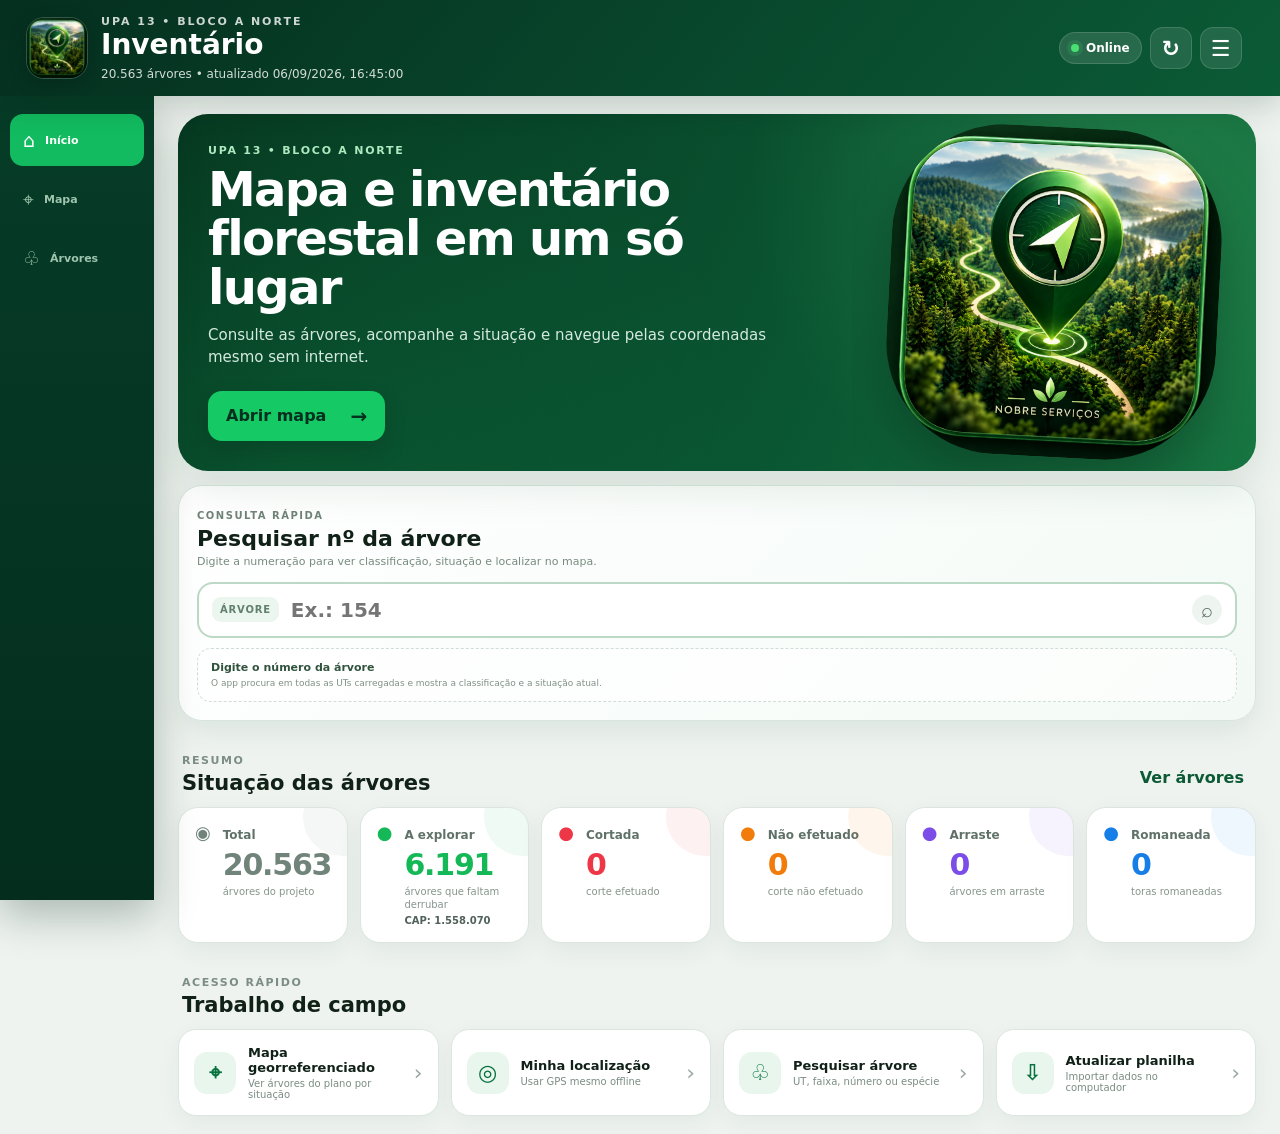
<file: V420_index.html>
<!doctype html>
<html lang="pt-BR">
<head>
  <meta charset="utf-8">
  <meta name="viewport" content="width=device-width,initial-scale=1,viewport-fit=cover,user-scalable=no">
  <meta name="theme-color" content="#062d1d">
  <title>Inventário</title>
  <link rel="manifest" href="manifest.webmanifest">
  <link rel="stylesheet" href="styles.css?v=419">
</head>
<body>
<div class="app-shell">
  <header class="app-header">
    <div class="brand-block">
      <img src="app_icon.png" class="brand-icon" alt="">
      <div>
        <div class="mobile-brand">NOBRE FLORESTAL</div><div class="brand-name" id="projectHeaderName">UPA 13 • BLOCO A NORTE</div>
        <h1>Inventário</h1>
        <div class="header-meta"><span id="syncStatus">Sem dados carregados</span></div>
      </div>
    </div>
    <div class="header-actions">
      <span id="networkPill" class="network-pill"><i></i><span>Online</span></span>
      <button class="icon-action" id="syncBtn" title="Sincronizar" aria-label="Sincronizar">↻</button>
      <button class="icon-action" id="settingsBtn" title="Configurações" aria-label="Configurações">☰</button>
    </div>
  </header>

  <main class="main-content">
    <section class="screen active" id="homeScreen">
      <div class="hero-card">
        <div class="hero-copy">
          <span class="hero-kicker" id="projectHeroName">UPA 13 • BLOCO A NORTE</span>
          <h2>Mapa e inventário florestal em um só lugar</h2>
          <p>Consulte as árvores, acompanhe a situação e navegue pelas coordenadas mesmo sem internet.</p>
          <button class="primary-cta" data-go="map">Abrir mapa <span>→</span></button>
        </div>
        <div class="hero-art"><img src="app_icon.png" alt="Mapa florestal"></div>
      </div>


      <section class="home-tree-search">
        <div class="home-search-head">
          <div>
            <span>Consulta rápida</span>
            <h3>Pesquisar nº da árvore</h3>
            <p>Digite a numeração para ver classificação, situação e localizar no mapa.</p>
          </div>
        </div>
        <div class="home-search-input">
          <span>Árvore</span>
          <input id="homeTreeSearch" inputmode="numeric" autocomplete="off" placeholder="Ex.: 154">
          <button id="homeTreeSearchBtn" class="home-tree-search-btn" type="button" aria-label="Pesquisar árvore" title="Pesquisar">⌕</button>
          <button id="homeTreeClear" hidden aria-label="Limpar pesquisa">×</button>
        </div>
        <div class="home-search-results" id="homeSearchResults">
          <div class="home-search-empty">
            <b>Digite o número da árvore</b>
            <small>O app procura em todas as UTs carregadas e mostra a classificação e a situação atual.</small>
          </div>
        </div>
      </section>

      <div class="section-title"><div><span>Resumo</span><h3>Situação das árvores</h3></div><button class="ghost-btn" data-go="trees">Ver árvores</button></div>
      <section class="kpi-grid">
        <article class="kpi-card total"><div class="kpi-icon">◉</div><div><span>Total</span><strong id="kpiTotal">0</strong><small>árvores do projeto</small></div></article>
        <article class="kpi-card explorar"><div class="kpi-icon">●</div><div><span>A explorar</span><strong id="kpiExplorar">0</strong><small id="kpiExplorarMeta">árvores que faltam derrubar</small><em id="kpiExplorarCap">CAP: 0</em></div></article>
        <article class="kpi-card cortada"><div class="kpi-icon">●</div><div><span>Cortada</span><strong id="kpiCorte">0</strong><small>corte efetuado</small></div></article>
        <article class="kpi-card nao"><div class="kpi-icon">●</div><div><span>Não efetuado</span><strong id="kpiNao">0</strong><small>corte não efetuado</small></div></article>
        <article class="kpi-card arraste"><div class="kpi-icon">●</div><div><span>Arraste</span><strong id="kpiArraste">0</strong><small>árvores em arraste</small></div></article>
        <article class="kpi-card romaneada"><div class="kpi-icon">●</div><div><span>Romaneada</span><strong id="kpiRomaneada">0</strong><small>toras romaneadas</small></div></article>
      </section>

      <div class="section-title"><div><span>Acesso rápido</span><h3>Trabalho de campo</h3></div></div>
      <div class="quick-grid">
        <button class="quick-card" data-go="map"><b class="quick-symbol">⌖</b><span><strong>Mapa georreferenciado</strong><small>Ver árvores do plano por situação</small></span><i>›</i></button>
        <button class="quick-card" id="locateQuick"><b class="quick-symbol">◎</b><span><strong>Minha localização</strong><small>Usar GPS mesmo offline</small></span><i>›</i></button>
        <button class="quick-card" data-go="trees"><b class="quick-symbol">♧</b><span><strong>Pesquisar árvore</strong><small>UT, faixa, número ou espécie</small></span><i>›</i></button>
        <button class="quick-card" id="importQuick"><b class="quick-symbol">⇩</b><span><strong>Atualizar planilha</strong><small>Importar dados no computador</small></span><i>›</i></button>
      </div>
    </section>

    <section class="screen map-screen" id="mapScreen">
      <div class="mobile-field-dashboard map-search-only">
        <div class="mobile-map-search">
          <span>⌕</span><input id="mapTreeSearch" inputmode="numeric" autocomplete="off" placeholder="Pesquisar nº da árvore..."><button id="mapTreeSearchBtn" aria-label="Pesquisar árvore" title="Pesquisar">⌕</button>
        </div>
      </div>
      <div class="map-topbar">
        <div>
          <span id="projectMapName">UPA 13 • BLOCO A NORTE</span>
          <strong>Mapa georreferenciado</strong>
        </div>
        <div class="map-actions">
          <button class="map-round mobile-map-picker-btn" id="mobileMapPickerBtn" title="Escolher mapa offline">MAPAS</button>
          <button class="map-round" id="filterMapBtn" title="Filtros">≡</button>
          <button class="map-round nav-location-btn" id="myLocationBtn" title="Minha localização / acompanhar GPS"><span class="nav-location-pointer">➤</span></button>
          <button class="map-round label-toggle active" id="labelsToggleBtn" title="Mostrar/ocultar numeração">Nº</button>
          <button class="map-round trees-toggle active" id="treesToggleBtn" title="Mostrar/ocultar árvores">Árv</button>
          <button class="map-round" id="fitMapBtn" title="Enquadrar">⌗</button>
        </div>
      </div>
      <div class="map-wrap" id="mapWrap">
        <canvas id="geoMap"></canvas>
        <div class="map-tools-dock" id="mapToolsDock" hidden>
          <button class="dock-btn" id="dockMarkerBtn" title="Adicionar marcador">⌖</button>
          <button class="dock-btn" id="dockLabelBtn" title="Mostrar/ocultar numeração">✎</button>
          <button class="dock-btn" id="dockTrackBtn" title="Rastrear percurso">〰</button>
          <button class="dock-btn" id="dockExportBtn" title="Exportar SHP">▤</button>
          <button class="dock-btn" id="dockFitBtn" title="Enquadrar mapa">↗</button>
          <button class="dock-btn" id="dockCompassBtn" title="Mostrar/ocultar bússola">✥</button>
          <button class="dock-btn" id="dockTargetBtn" title="Centralizar localização">◎</button>
        </div>
        <div class="map-compass" id="mapCompass" hidden aria-label="Bússola">
          <div class="compass-cardinal compass-n">N</div>
          <div class="compass-cardinal compass-e">L</div>
          <div class="compass-cardinal compass-s">S</div>
          <div class="compass-cardinal compass-w">O</div>
          <div class="compass-needle" id="compassNeedle"><span></span></div>
          <div class="compass-center"></div>
          <div class="compass-deg" id="compassDeg">0°</div>
        </div>
        <div class="map-count" id="mapCount">0 árvores no mapa</div>
        <div class="map-legend" id="mapLegend">
          <span><i class="c-explorar"></i>A explorar</span>
          <span><i class="c-cortada"></i>Cortada</span>
          <span><i class="c-nao"></i>Não efetuado</span>
          <span><i class="c-arraste"></i>Arraste</span>
          <span><i class="c-romaneada"></i>Romaneada</span>
          <span class="map-note">A árvore permanece no mapa e troca de cor conforme a situação.</span>
        </div>
        <div class="nav-hud" id="navHud" hidden>
          <div class="nav-arrow" id="navArrow"><span>▲</span></div>
          <div><small>NAVEGAÇÃO OFFLINE</small><strong id="navDistance">—</strong><span id="navBearing">Aguardando GPS...</span></div>
          <button id="stopNavBtn">Parar</button>
        </div>
      </div>
      <div class="map-bottom-panel" id="mapBottomPanel">
        <button class="track-toggle bottom" id="trackToggleBtn" title="Iniciar ou parar rastreamento do percurso"><span>●</span><b>Novo rastreio</b></button>
        <button class="track-collapse-btn" id="trackCollapseBtn" title="Recolher painel" aria-label="Recolher painel" hidden>⌄</button>
        <div class="track-hud bottom" id="trackHud" hidden>
          <div class="track-rec" id="trackRecDot">●</div>
          <div class="track-main-info"><small id="trackStatusText">ÚLTIMO PERCURSO</small><strong id="trackDistance">0 m</strong><span id="trackInfo">0 pontos • 00:00</span></div>
          <div class="track-extra" id="trackExtra">
            <span><small>Direção</small><b id="trackHeading">—</b></span>
            <span><small>Velocidade</small><b id="trackSpeed">0,0 km/h</b></span>
            <span><small>Média</small><b id="trackAvgSpeed">0,0 km/h</b></span>
          </div>
          <button id="trackExportBtn" hidden>Exportar SHP</button>
        </div>
      </div>
    </section>

    <section class="screen" id="treesScreen">
      <div class="screen-heading">
        <div><span>Inventário</span><h2>Árvores</h2><p id="resultCount">0 árvores</p></div>
        <button class="filter-button" id="filterTreesBtn">Filtros <b id="filterCount" hidden>0</b></button>
      </div>
      <div class="search-box"><span>⌕</span><input id="searchInput" placeholder="Buscar nº, espécie, UT, faixa, motosserrista..."><button id="clearSearch" hidden>×</button></div>
      <div class="status-chips" id="statusChips">
        <button class="active" data-status="">Todas</button><button data-status="A EXPLORAR">A explorar</button><button data-status="CORTADA">Cortada</button><button data-status="CORTE NÃO EFETUADO">Não efetuado</button><button data-status="ARRASTE">Arraste</button><button data-status="ROMANEADA">Romaneada</button>
      </div>
      <div class="tree-list" id="treeList"></div>
      <div class="pager" id="pager"><button id="prevPage">← Anterior</button><span id="pageInfo">1 / 1</span><button id="nextPage">Próxima →</button></div>
    </section>
  </main>

  <nav class="bottom-nav" id="bottomNav">
    <button class="active" data-go="home"><span>⌂</span><b>Início</b></button>
    <button data-go="map"><span>⌖</span><b>Mapa</b></button>
    <button data-go="trees"><span>♧</span><b>Árvores</b></button>
  </nav>
</div>

<input id="excelFile" type="file" accept=".xls,.xlsx,.xlsm,.csv" hidden>
<input id="mapImageFile" type="file" accept="image/png,image/jpeg,image/webp" hidden>

<dialog id="filterDialog" class="modal-dialog">
  <form method="dialog" class="modal-card" onsubmit="return false">
    <div class="modal-head"><div><span>Refinar resultados</span><h2>Filtros</h2></div><button class="close-modal" type="button" value="cancel">×</button></div>
    <label>UT<select id="utFilter"><option value="">Todas</option></select></label>
    <label>Faixa<select id="faixaFilter"><option value="">Todas</option></select></label>
    <label>Motosserrista<select id="motoFilter"><option value="">Todos</option></select></label>
    <label>Situação<select id="statusFilter"><option value="">Todas</option><option>A EXPLORAR</option><option>CORTADA</option><option>CORTE NÃO EFETUADO</option><option>ARRASTE</option><option>ROMANEADA</option><option>SEM SITUAÇÃO</option></select></label>
    <div class="modal-actions"><button class="secondary-btn" id="clearFiltersBtn">Limpar</button><button class="primary-btn" id="applyFiltersBtn">Aplicar</button></div>
  </form>
</dialog>


<dialog id="mobileMapDialog" class="modal-dialog mobile-map-dialog">
  <form method="dialog" class="modal-card mobile-map-card" onsubmit="return false">
    <div class="modal-head">
      <div><span>Uso offline</span><h2>Escolher mapa</h2></div>
      <button class="close-modal" id="mobileMapCloseBtn" type="button" value="cancel" aria-label="Fechar">×</button>
    </div>
    <div class="mobile-map-offline-note">
      <b>✓ Funciona sem internet</b>
      <span>Escolha um mapa, todos juntos ou adicione um PDF direto do celular. Depois funciona offline.</span>
    </div>
    <div class="mobile-map-actions">
      <button type="button" class="primary-btn" id="mobileAddPdfBtn">＋ Adicionar PDF do celular</button>
      <button type="button" class="primary-btn" id="mobileUseAllMapsBtn">🗺 Usar todos os mapas</button>
      <button type="button" class="secondary-btn" id="mobileRefreshMapsBtn">↻ Atualizar do PC</button>
    </div>
    <div id="mobileMapList" class="mobile-map-list"></div>
  </form>
</dialog>

<dialog id="settingsDialog" class="modal-dialog">
  <form method="dialog" class="modal-card settings-card" onsubmit="return false">
    <div class="modal-head"><div><span>Nobre Florestal</span><h2>Configurações</h2></div><button class="close-modal" id="settingsCloseBtn" type="button" value="cancel" aria-label="Fechar configurações">×</button></div>
    <div class="setting-section"><h3>Sincronização PC ↔ celular</h3><p>Use a mesma URL e chave no computador e no celular. O celular guarda a última atualização para trabalhar offline.</p>
      <div class="settings-lock-row"><span class="settings-lock-badge">Bloqueado</span><button class="secondary-btn" id="settingsEditBtn">✎ Editar</button></div>
      <label>URL do Apps Script<input id="apiUrl" placeholder="https://script.google.com/macros/s/.../exec"></label>
      <label>Chave de sincronização<input id="syncKey" placeholder="NOBRE-UPA13-2026"></label>
      <button class="primary-btn full" id="saveSettingsBtn">Salvar alterações</button>
    </div>
    <div class="setting-section"><h3>Dados</h3>
      <div class="last-file-card"><span>✓</span><div><strong>Última planilha salva</strong><small id="lastWorkbookInfo">Carregando...</small></div></div>
      <button class="settings-row" id="importBtn"><span>⇩</span><div><strong>Carregar planilha</strong><small>.xls, .xlsx ou .csv</small></div><i>›</i></button>
      <button class="settings-row" id="watchFileBtn"><span>↻</span><div><strong>Vincular planilha automática</strong><small>Chrome/Edge no computador</small></div><i>›</i></button>
      <button class="settings-row" id="refreshCloudBtn"><span>☁</span><div><strong>Buscar atualização</strong><small>Sincronizar agora</small></div><i>›</i></button>
    </div>
    <div class="setting-section pc-only project-map-section"><h3>Novo projeto / mapa georreferenciado</h3>
      <p>Para UPA 14, UPA 15 e outros projetos: carregue a nova planilha e depois o mapa. O nome da UPA é lido da planilha; o bloco pode ser lido da planilha ou informado aqui.</p>
      <div class="project-grid">
        <label>UPA<input id="projectUpaInput" placeholder="Ex.: 14"></label>
        <label>Bloco<input id="projectBlockInput" placeholder="Ex.: A NORTE"></label>
      </div>
      <div class="last-file-card map-file-card"><span>⌖</span><div><strong>Mapa atual do projeto</strong><small id="mapFileInfo">Mapa padrão UPA 13</small></div></div>
      <button class="settings-row" id="mapImportBtn"><span>▣</span><div><strong>Adicionar / trocar mapa</strong><small>PNG, JPG ou WEBP</small></div><i>›</i></button>
      <div class="map-calibration-card">
        <strong>Encaixe das árvores no mapa</strong>
        <small>Use “Auto encaixar” e, se necessário, ajuste os limites pelas coordenadas do mapa.</small>
        <div class="bounds-grid">
          <label>Norte<input id="mapNorthInput" inputmode="decimal"></label>
          <label>Sul<input id="mapSouthInput" inputmode="decimal"></label>
          <label>Oeste<input id="mapWestInput" inputmode="decimal"></label>
          <label>Leste<input id="mapEastInput" inputmode="decimal"></label>
        </div>
        <button class="secondary-btn full" id="autoFitBoundsBtn">Auto encaixar pelas árvores</button>
      </div>
      <button class="primary-btn full" id="saveProjectMapBtn">Salvar projeto e enviar aos celulares</button>
    </div>
    <div class="setting-section"><h3>Modo offline</h3><div class="offline-info"><b>✓</b><div><strong>Mapa e dados locais</strong><small>Depois da sincronização, o inventário e TODOS os mapas do projeto ficam salvos no aparelho. Você pode escolher um mapa ou usar todos juntos sem internet. A navegação usa GPS offline e mostra sua posição com ponto azul até o destino.</small></div></div><div class="app-version-badge">Versão Android 4.20 • base V4.16 • mapa mais leve, alinhamento e estabilidade corrigidos</div></div>
  </form>
</dialog>

<dialog id="markerDialog" class="modal-dialog marker-dialog">
  <form method="dialog" class="modal-card marker-card" onsubmit="return false">
    <div class="modal-head"><div><span>Mapa</span><h2 id="markerDialogTitle">Novo marcador</h2></div><button class="close-modal marker-cancel" id="markerCancelX" type="button" aria-label="Fechar">×</button></div>
    <label>Nome do marcador <small>(opcional)</small><input id="markerNameInput" maxlength="80" placeholder="Pode deixar em branco"></label>
    <div class="marker-coord" id="markerCoordText"></div>
    <div class="modal-actions marker-actions">
      <button class="danger-btn" id="markerDeleteBtn" type="button" hidden>Excluir</button>
      <button class="secondary-btn" id="markerCancelBtn" type="button">Cancelar</button>
      <button class="primary-btn" id="markerSaveBtn" type="button">Salvar marcador</button>
    </div>
  </form>
</dialog>

<dialog id="treeDialog" class="sheet-dialog">
  <div class="tree-sheet">
    <div class="sheet-grabber"></div>
    <button class="sheet-close" id="closeTreeDialog">×</button>
    <div class="tree-status" id="treeStatus"><i></i><span>Situação</span></div>
    <h2 id="treeDialogTitle">Árvore</h2>
    <p id="treeSubtitle"></p>
    <div class="tree-details" id="treeDetails"></div>
    <div class="tree-actions" id="treeActions"></div>
  </div>
</dialog>

<div class="toast" id="toast" hidden></div>
<script src="initial_data.js"></script>
<script src="app.js?v=419"></script>
</body>
</html>
</file>
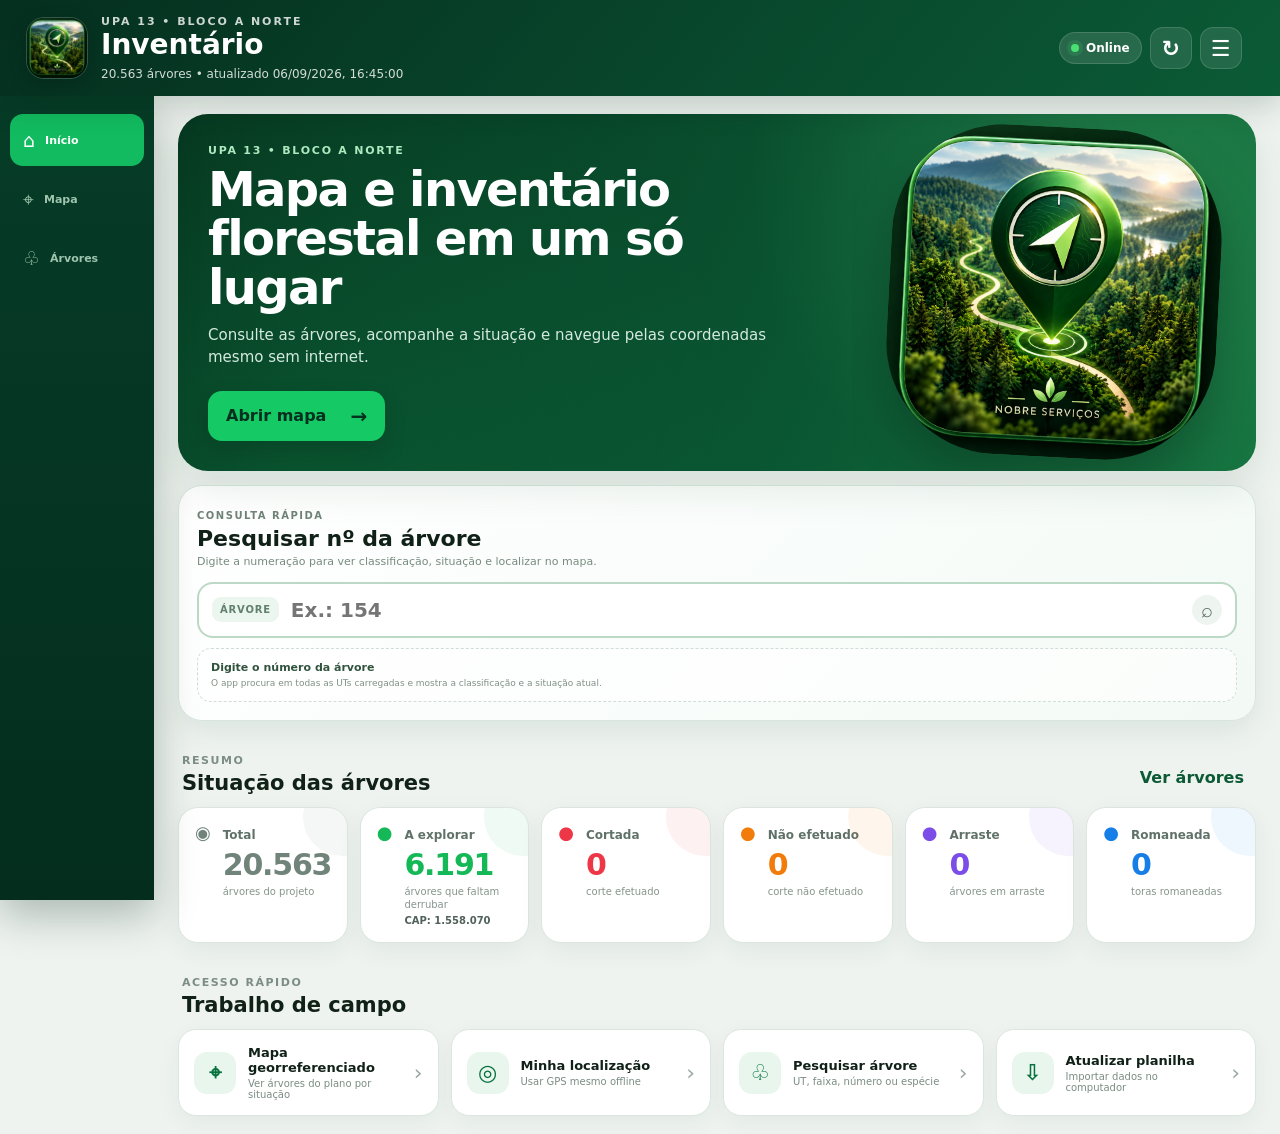
<file: V421_index.html>
<!doctype html>
<html lang="pt-BR">
<head>
  <meta charset="utf-8">
  <meta name="viewport" content="width=device-width,initial-scale=1,viewport-fit=cover,user-scalable=no">
  <meta name="theme-color" content="#062d1d">
  <title>Inventário</title>
  <link rel="manifest" href="manifest.webmanifest">
  <link rel="stylesheet" href="styles.css?v=419">
</head>
<body>
<div class="app-shell">
  <header class="app-header">
    <div class="brand-block">
      <img src="app_icon.png" class="brand-icon" alt="">
      <div>
        <div class="mobile-brand">NOBRE FLORESTAL</div><div class="brand-name" id="projectHeaderName">UPA 13 • BLOCO A NORTE</div>
        <h1>Inventário</h1>
        <div class="header-meta"><span id="syncStatus">Sem dados carregados</span></div>
      </div>
    </div>
    <div class="header-actions">
      <span id="networkPill" class="network-pill"><i></i><span>Online</span></span>
      <button class="icon-action" id="syncBtn" title="Sincronizar" aria-label="Sincronizar">↻</button>
      <button class="icon-action" id="settingsBtn" title="Configurações" aria-label="Configurações">☰</button>
    </div>
  </header>

  <main class="main-content">
    <section class="screen active" id="homeScreen">
      <div class="hero-card">
        <div class="hero-copy">
          <span class="hero-kicker" id="projectHeroName">UPA 13 • BLOCO A NORTE</span>
          <h2>Mapa e inventário florestal em um só lugar</h2>
          <p>Consulte as árvores, acompanhe a situação e navegue pelas coordenadas mesmo sem internet.</p>
          <button class="primary-cta" data-go="map">Abrir mapa <span>→</span></button>
        </div>
        <div class="hero-art"><img src="app_icon.png" alt="Mapa florestal"></div>
      </div>


      <section class="home-tree-search">
        <div class="home-search-head">
          <div>
            <span>Consulta rápida</span>
            <h3>Pesquisar nº da árvore</h3>
            <p>Digite a numeração para ver classificação, situação e localizar no mapa.</p>
          </div>
        </div>
        <div class="home-search-input">
          <span>Árvore</span>
          <input id="homeTreeSearch" inputmode="numeric" autocomplete="off" placeholder="Ex.: 154">
          <button id="homeTreeSearchBtn" class="home-tree-search-btn" type="button" aria-label="Pesquisar árvore" title="Pesquisar">⌕</button>
          <button id="homeTreeClear" hidden aria-label="Limpar pesquisa">×</button>
        </div>
        <div class="home-search-results" id="homeSearchResults">
          <div class="home-search-empty">
            <b>Digite o número da árvore</b>
            <small>O app procura em todas as UTs carregadas e mostra a classificação e a situação atual.</small>
          </div>
        </div>
      </section>

      <div class="section-title"><div><span>Resumo</span><h3>Situação das árvores</h3></div><button class="ghost-btn" data-go="trees">Ver árvores</button></div>
      <section class="kpi-grid">
        <article class="kpi-card total"><div class="kpi-icon">◉</div><div><span>Total</span><strong id="kpiTotal">0</strong><small>árvores do projeto</small></div></article>
        <article class="kpi-card explorar"><div class="kpi-icon">●</div><div><span>A explorar</span><strong id="kpiExplorar">0</strong><small id="kpiExplorarMeta">árvores que faltam derrubar</small><em id="kpiExplorarCap">CAP: 0</em></div></article>
        <article class="kpi-card cortada"><div class="kpi-icon">●</div><div><span>Cortada</span><strong id="kpiCorte">0</strong><small>corte efetuado</small></div></article>
        <article class="kpi-card nao"><div class="kpi-icon">●</div><div><span>Não efetuado</span><strong id="kpiNao">0</strong><small>corte não efetuado</small></div></article>
        <article class="kpi-card arraste"><div class="kpi-icon">●</div><div><span>Arraste</span><strong id="kpiArraste">0</strong><small>árvores em arraste</small></div></article>
        <article class="kpi-card romaneada"><div class="kpi-icon">●</div><div><span>Romaneada</span><strong id="kpiRomaneada">0</strong><small>toras romaneadas</small></div></article>
      </section>

      <div class="section-title"><div><span>Acesso rápido</span><h3>Trabalho de campo</h3></div></div>
      <div class="quick-grid">
        <button class="quick-card" data-go="map"><b class="quick-symbol">⌖</b><span><strong>Mapa georreferenciado</strong><small>Ver árvores do plano por situação</small></span><i>›</i></button>
        <button class="quick-card" id="locateQuick"><b class="quick-symbol">◎</b><span><strong>Minha localização</strong><small>Usar GPS mesmo offline</small></span><i>›</i></button>
        <button class="quick-card" data-go="trees"><b class="quick-symbol">♧</b><span><strong>Pesquisar árvore</strong><small>UT, faixa, número ou espécie</small></span><i>›</i></button>
        <button class="quick-card" id="importQuick"><b class="quick-symbol">⇩</b><span><strong>Atualizar planilha</strong><small>Importar dados no computador</small></span><i>›</i></button>
      </div>
    </section>

    <section class="screen map-screen" id="mapScreen">
      <div class="mobile-field-dashboard map-search-only">
        <div class="mobile-map-search">
          <span>⌕</span><input id="mapTreeSearch" inputmode="numeric" autocomplete="off" placeholder="Pesquisar nº da árvore..."><button id="mapTreeSearchBtn" aria-label="Pesquisar árvore" title="Pesquisar">⌕</button>
        </div>
      </div>
      <div class="map-topbar">
        <div>
          <span id="projectMapName">UPA 13 • BLOCO A NORTE</span>
          <strong>Mapa georreferenciado</strong>
        </div>
        <div class="map-actions">
          <button class="map-round mobile-map-picker-btn" id="mobileMapPickerBtn" title="Escolher mapa offline">MAPAS</button>
          <button class="map-round" id="filterMapBtn" title="Filtros">≡</button>
          <button class="map-round nav-location-btn" id="myLocationBtn" title="Minha localização / acompanhar GPS"><span class="nav-location-pointer">➤</span></button>
          <button class="map-round label-toggle active" id="labelsToggleBtn" title="Mostrar/ocultar numeração">Nº</button>
          <button class="map-round trees-toggle active" id="treesToggleBtn" title="Mostrar/ocultar árvores">Árv</button>
          <button class="map-round" id="fitMapBtn" title="Enquadrar">⌗</button>
        </div>
      </div>
      <div class="map-wrap" id="mapWrap">
        <canvas id="geoMap"></canvas>
        <div class="map-tools-dock" id="mapToolsDock" hidden>
          <button class="dock-btn" id="dockMarkerBtn" title="Adicionar marcador">⌖</button>
          <button class="dock-btn" id="dockLabelBtn" title="Mostrar/ocultar numeração">✎</button>
          <button class="dock-btn" id="dockTrackBtn" title="Rastrear percurso">〰</button>
          <button class="dock-btn" id="dockExportBtn" title="Exportar SHP">▤</button>
          <button class="dock-btn" id="dockFitBtn" title="Enquadrar mapa">↗</button>
          <button class="dock-btn" id="dockCompassBtn" title="Mostrar/ocultar bússola">✥</button>
          <button class="dock-btn" id="dockTargetBtn" title="Centralizar localização">◎</button>
        </div>
        <div class="map-compass" id="mapCompass" hidden aria-label="Bússola">
          <div class="compass-cardinal compass-n">N</div>
          <div class="compass-cardinal compass-e">L</div>
          <div class="compass-cardinal compass-s">S</div>
          <div class="compass-cardinal compass-w">O</div>
          <div class="compass-needle" id="compassNeedle"><span></span></div>
          <div class="compass-center"></div>
          <div class="compass-deg" id="compassDeg">0°</div>
        </div>
        <div class="map-count" id="mapCount">0 árvores no mapa</div>
        <div class="map-legend" id="mapLegend">
          <span><i class="c-explorar"></i>A explorar</span>
          <span><i class="c-cortada"></i>Cortada</span>
          <span><i class="c-nao"></i>Não efetuado</span>
          <span><i class="c-arraste"></i>Arraste</span>
          <span><i class="c-romaneada"></i>Romaneada</span>
          <span class="map-note">A árvore permanece no mapa e troca de cor conforme a situação.</span>
        </div>
        <div class="nav-hud" id="navHud" hidden>
          <div class="nav-arrow" id="navArrow"><span>▲</span></div>
          <div><small>NAVEGAÇÃO OFFLINE</small><strong id="navDistance">—</strong><span id="navBearing">Aguardando GPS...</span></div>
          <button id="stopNavBtn">Parar</button>
        </div>
      </div>
      <div class="map-bottom-panel" id="mapBottomPanel">
        <button class="track-toggle bottom" id="trackToggleBtn" title="Iniciar ou parar rastreamento do percurso"><span>●</span><b>Novo rastreio</b></button>
        <button class="track-collapse-btn" id="trackCollapseBtn" title="Recolher painel" aria-label="Recolher painel" hidden>⌄</button>
        <div class="track-hud bottom" id="trackHud" hidden>
          <div class="track-rec" id="trackRecDot">●</div>
          <div class="track-main-info"><small id="trackStatusText">ÚLTIMO PERCURSO</small><strong id="trackDistance">0 m</strong><span id="trackInfo">0 pontos • 00:00</span></div>
          <div class="track-extra" id="trackExtra">
            <span><small>Direção</small><b id="trackHeading">—</b></span>
            <span><small>Velocidade</small><b id="trackSpeed">0,0 km/h</b></span>
            <span><small>Média</small><b id="trackAvgSpeed">0,0 km/h</b></span>
          </div>
          <button id="trackExportBtn" hidden>Exportar SHP</button>
        </div>
      </div>
    </section>

    <section class="screen" id="treesScreen">
      <div class="screen-heading">
        <div><span>Inventário</span><h2>Árvores</h2><p id="resultCount">0 árvores</p></div>
        <button class="filter-button" id="filterTreesBtn">Filtros <b id="filterCount" hidden>0</b></button>
      </div>
      <div class="search-box"><span>⌕</span><input id="searchInput" placeholder="Buscar nº, espécie, UT, faixa, motosserrista..."><button id="clearSearch" hidden>×</button></div>
      <div class="status-chips" id="statusChips">
        <button class="active" data-status="">Todas</button><button data-status="A EXPLORAR">A explorar</button><button data-status="CORTADA">Cortada</button><button data-status="CORTE NÃO EFETUADO">Não efetuado</button><button data-status="ARRASTE">Arraste</button><button data-status="ROMANEADA">Romaneada</button>
      </div>
      <div class="tree-list" id="treeList"></div>
      <div class="pager" id="pager"><button id="prevPage">← Anterior</button><span id="pageInfo">1 / 1</span><button id="nextPage">Próxima →</button></div>
    </section>
  </main>

  <nav class="bottom-nav" id="bottomNav">
    <button class="active" data-go="home"><span>⌂</span><b>Início</b></button>
    <button data-go="map"><span>⌖</span><b>Mapa</b></button>
    <button data-go="trees"><span>♧</span><b>Árvores</b></button>
  </nav>
</div>

<input id="excelFile" type="file" accept=".xls,.xlsx,.xlsm,.csv" hidden>
<input id="mapImageFile" type="file" accept="image/png,image/jpeg,image/webp" hidden>

<dialog id="filterDialog" class="modal-dialog">
  <form method="dialog" class="modal-card" onsubmit="return false">
    <div class="modal-head"><div><span>Refinar resultados</span><h2>Filtros</h2></div><button class="close-modal" type="button" value="cancel">×</button></div>
    <label>UT<select id="utFilter"><option value="">Todas</option></select></label>
    <label>Faixa<select id="faixaFilter"><option value="">Todas</option></select></label>
    <label>Motosserrista<select id="motoFilter"><option value="">Todos</option></select></label>
    <label>Situação<select id="statusFilter"><option value="">Todas</option><option>A EXPLORAR</option><option>CORTADA</option><option>CORTE NÃO EFETUADO</option><option>ARRASTE</option><option>ROMANEADA</option><option>SEM SITUAÇÃO</option></select></label>
    <div class="modal-actions"><button class="secondary-btn" id="clearFiltersBtn">Limpar</button><button class="primary-btn" id="applyFiltersBtn">Aplicar</button></div>
  </form>
</dialog>


<dialog id="mobileMapDialog" class="modal-dialog mobile-map-dialog">
  <form method="dialog" class="modal-card mobile-map-card" onsubmit="return false">
    <div class="modal-head">
      <div><span>Uso offline</span><h2>Escolher mapa</h2></div>
      <button class="close-modal" id="mobileMapCloseBtn" type="button" value="cancel" aria-label="Fechar">×</button>
    </div>
    <div class="mobile-map-offline-note">
      <b>✓ Funciona sem internet</b>
      <span>Escolha um mapa, todos juntos ou adicione um PDF direto do celular. Depois funciona offline.</span>
    </div>
    <div class="mobile-map-actions">
      <button type="button" class="primary-btn" id="mobileAddPdfBtn">＋ Adicionar PDF do celular</button>
      <button type="button" class="primary-btn" id="mobileUseAllMapsBtn">🗺 Usar todos os mapas</button>
      <button type="button" class="secondary-btn" id="mobileRefreshMapsBtn">↻ Atualizar do PC</button>
    </div>
    <div id="mobileMapList" class="mobile-map-list"></div>
  </form>
</dialog>

<dialog id="settingsDialog" class="modal-dialog">
  <form method="dialog" class="modal-card settings-card" onsubmit="return false">
    <div class="modal-head"><div><span>Nobre Florestal</span><h2>Configurações</h2></div><button class="close-modal" id="settingsCloseBtn" type="button" value="cancel" aria-label="Fechar configurações">×</button></div>
    <div class="setting-section"><h3>Sincronização PC ↔ celular</h3><p>Use a mesma URL e chave no computador e no celular. O celular guarda a última atualização para trabalhar offline.</p>
      <div class="settings-lock-row"><span class="settings-lock-badge">Bloqueado</span><button class="secondary-btn" id="settingsEditBtn">✎ Editar</button></div>
      <label>URL do Apps Script<input id="apiUrl" placeholder="https://script.google.com/macros/s/.../exec"></label>
      <label>Chave de sincronização<input id="syncKey" placeholder="NOBRE-UPA13-2026"></label>
      <button class="primary-btn full" id="saveSettingsBtn">Salvar alterações</button>
    </div>
    <div class="setting-section"><h3>Dados</h3>
      <div class="last-file-card"><span>✓</span><div><strong>Última planilha salva</strong><small id="lastWorkbookInfo">Carregando...</small></div></div>
      <button class="settings-row" id="importBtn"><span>⇩</span><div><strong>Carregar planilha</strong><small>.xls, .xlsx ou .csv</small></div><i>›</i></button>
      <button class="settings-row" id="watchFileBtn"><span>↻</span><div><strong>Vincular planilha automática</strong><small>Chrome/Edge no computador</small></div><i>›</i></button>
      <button class="settings-row" id="refreshCloudBtn"><span>☁</span><div><strong>Buscar atualização</strong><small>Sincronizar agora</small></div><i>›</i></button>
    </div>
    <div class="setting-section pc-only project-map-section"><h3>Novo projeto / mapa georreferenciado</h3>
      <p>Para UPA 14, UPA 15 e outros projetos: carregue a nova planilha e depois o mapa. O nome da UPA é lido da planilha; o bloco pode ser lido da planilha ou informado aqui.</p>
      <div class="project-grid">
        <label>UPA<input id="projectUpaInput" placeholder="Ex.: 14"></label>
        <label>Bloco<input id="projectBlockInput" placeholder="Ex.: A NORTE"></label>
      </div>
      <div class="last-file-card map-file-card"><span>⌖</span><div><strong>Mapa atual do projeto</strong><small id="mapFileInfo">Mapa padrão UPA 13</small></div></div>
      <button class="settings-row" id="mapImportBtn"><span>▣</span><div><strong>Adicionar / trocar mapa</strong><small>PNG, JPG ou WEBP</small></div><i>›</i></button>
      <div class="map-calibration-card">
        <strong>Encaixe das árvores no mapa</strong>
        <small>Use “Auto encaixar” e, se necessário, ajuste os limites pelas coordenadas do mapa.</small>
        <div class="bounds-grid">
          <label>Norte<input id="mapNorthInput" inputmode="decimal"></label>
          <label>Sul<input id="mapSouthInput" inputmode="decimal"></label>
          <label>Oeste<input id="mapWestInput" inputmode="decimal"></label>
          <label>Leste<input id="mapEastInput" inputmode="decimal"></label>
        </div>
        <button class="secondary-btn full" id="autoFitBoundsBtn">Auto encaixar pelas árvores</button>
      </div>
      <button class="primary-btn full" id="saveProjectMapBtn">Salvar projeto e enviar aos celulares</button>
    </div>
    <div class="setting-section"><h3>Modo offline</h3><div class="offline-info"><b>✓</b><div><strong>Mapa e dados locais</strong><small>Depois da sincronização, o inventário e TODOS os mapas do projeto ficam salvos no aparelho. Você pode escolher um mapa ou usar todos juntos sem internet. A navegação usa GPS offline e mostra sua posição com ponto azul até o destino.</small></div></div><div class="app-version-badge">Versão Android 4.21 • base V4.16 • árvores visíveis durante giro, mapa liso e alinhado</div></div>
  </form>
</dialog>

<dialog id="markerDialog" class="modal-dialog marker-dialog">
  <form method="dialog" class="modal-card marker-card" onsubmit="return false">
    <div class="modal-head"><div><span>Mapa</span><h2 id="markerDialogTitle">Novo marcador</h2></div><button class="close-modal marker-cancel" id="markerCancelX" type="button" aria-label="Fechar">×</button></div>
    <label>Nome do marcador <small>(opcional)</small><input id="markerNameInput" maxlength="80" placeholder="Pode deixar em branco"></label>
    <div class="marker-coord" id="markerCoordText"></div>
    <div class="modal-actions marker-actions">
      <button class="danger-btn" id="markerDeleteBtn" type="button" hidden>Excluir</button>
      <button class="secondary-btn" id="markerCancelBtn" type="button">Cancelar</button>
      <button class="primary-btn" id="markerSaveBtn" type="button">Salvar marcador</button>
    </div>
  </form>
</dialog>

<dialog id="treeDialog" class="sheet-dialog">
  <div class="tree-sheet">
    <div class="sheet-grabber"></div>
    <button class="sheet-close" id="closeTreeDialog">×</button>
    <div class="tree-status" id="treeStatus"><i></i><span>Situação</span></div>
    <h2 id="treeDialogTitle">Árvore</h2>
    <p id="treeSubtitle"></p>
    <div class="tree-details" id="treeDetails"></div>
    <div class="tree-actions" id="treeActions"></div>
  </div>
</dialog>

<div class="toast" id="toast" hidden></div>
<script src="initial_data.js"></script>
<script src="app.js?v=419"></script>
</body>
</html>
</file>
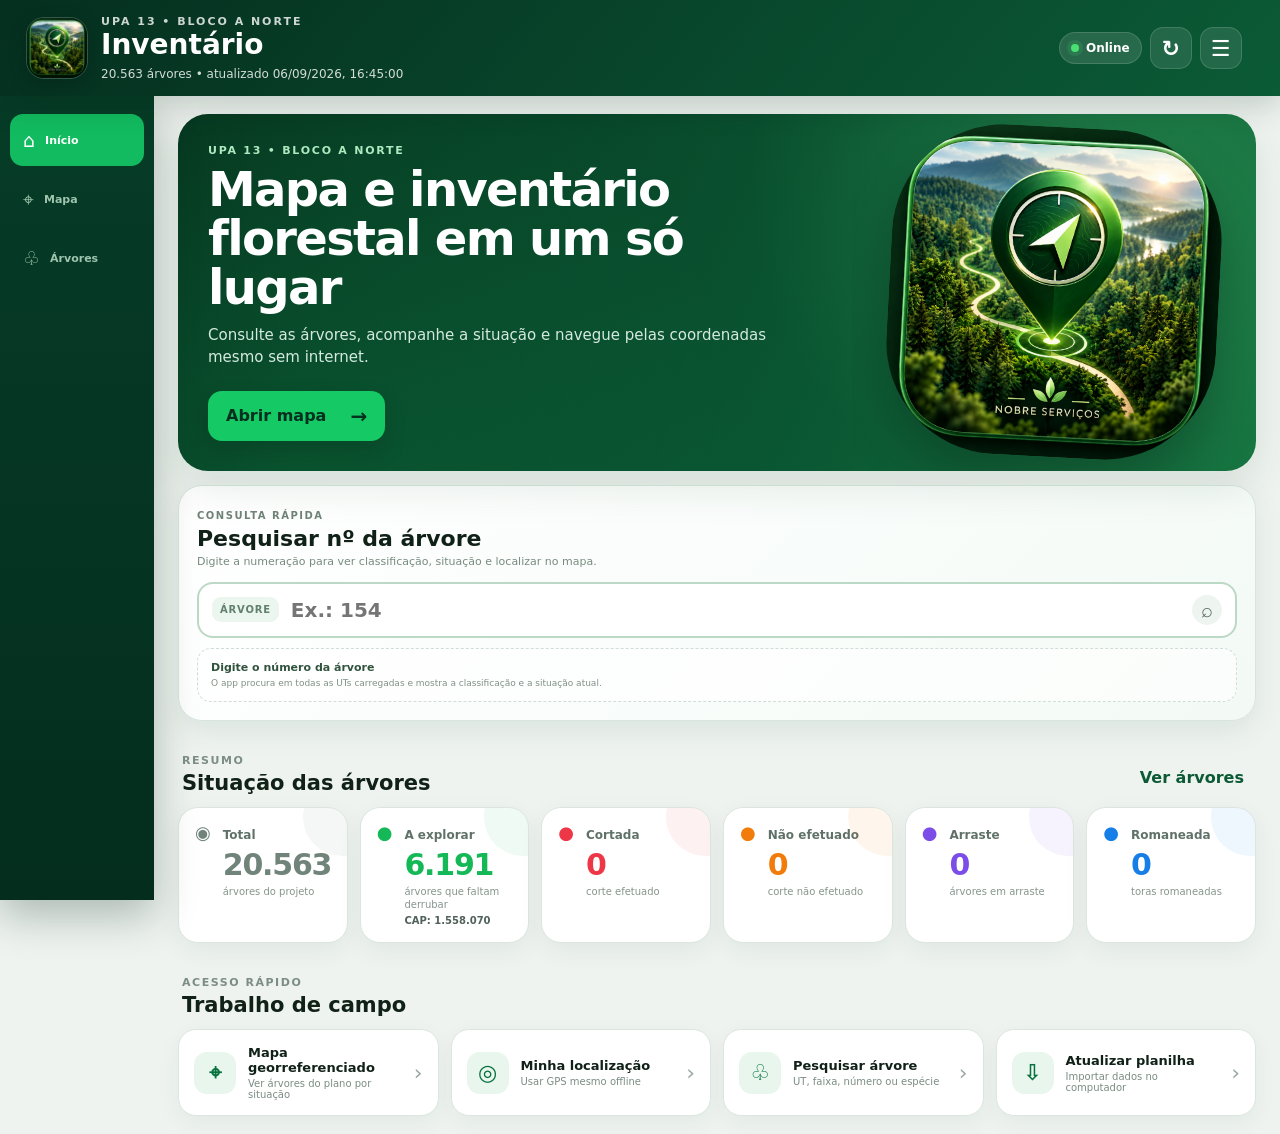
<file: V422_index.html>
<!doctype html>
<html lang="pt-BR">
<head>
  <meta charset="utf-8">
  <meta name="viewport" content="width=device-width,initial-scale=1,viewport-fit=cover,user-scalable=no">
  <meta name="theme-color" content="#062d1d">
  <title>Inventário</title>
  <link rel="manifest" href="manifest.webmanifest">
  <link rel="stylesheet" href="styles.css?v=422">
</head>
<body>
<div class="app-shell">
  <header class="app-header">
    <div class="brand-block">
      <img src="app_icon.png" class="brand-icon" alt="">
      <div>
        <div class="mobile-brand">NOBRE FLORESTAL</div><div class="brand-name" id="projectHeaderName">UPA 13 • BLOCO A NORTE</div>
        <h1>Inventário</h1>
        <div class="header-meta"><span id="syncStatus">Sem dados carregados</span></div>
      </div>
    </div>
    <div class="header-actions">
      <span id="networkPill" class="network-pill"><i></i><span>Online</span></span>
      <button class="icon-action" id="syncBtn" title="Sincronizar" aria-label="Sincronizar">↻</button>
      <button class="icon-action" id="settingsBtn" title="Configurações" aria-label="Configurações">☰</button>
    </div>
  </header>

  <main class="main-content">
    <section class="screen active" id="homeScreen">
      <div class="hero-card">
        <div class="hero-copy">
          <span class="hero-kicker" id="projectHeroName">UPA 13 • BLOCO A NORTE</span>
          <h2>Mapa e inventário florestal em um só lugar</h2>
          <p>Consulte as árvores, acompanhe a situação e navegue pelas coordenadas mesmo sem internet.</p>
          <button class="primary-cta" data-go="map">Abrir mapa <span>→</span></button>
        </div>
        <div class="hero-art"><img src="app_icon.png" alt="Mapa florestal"></div>
      </div>


      <section class="home-tree-search">
        <div class="home-search-head">
          <div>
            <span>Consulta rápida</span>
            <h3>Pesquisar nº da árvore</h3>
            <p>Digite a numeração para ver classificação, situação e localizar no mapa.</p>
          </div>
        </div>
        <div class="home-search-input">
          <span>Árvore</span>
          <input id="homeTreeSearch" inputmode="numeric" autocomplete="off" placeholder="Ex.: 154">
          <button id="homeTreeSearchBtn" class="home-tree-search-btn" type="button" aria-label="Pesquisar árvore" title="Pesquisar">⌕</button>
          <button id="homeTreeClear" hidden aria-label="Limpar pesquisa">×</button>
        </div>
        <div class="home-search-results" id="homeSearchResults">
          <div class="home-search-empty">
            <b>Digite o número da árvore</b>
            <small>O app procura em todas as UTs carregadas e mostra a classificação e a situação atual.</small>
          </div>
        </div>
      </section>

      <div class="section-title"><div><span>Resumo</span><h3>Situação das árvores</h3></div><button class="ghost-btn" data-go="trees">Ver árvores</button></div>
      <section class="kpi-grid">
        <article class="kpi-card total"><div class="kpi-icon">◉</div><div><span>Total</span><strong id="kpiTotal">0</strong><small>árvores do projeto</small></div></article>
        <article class="kpi-card explorar"><div class="kpi-icon">●</div><div><span>A explorar</span><strong id="kpiExplorar">0</strong><small id="kpiExplorarMeta">árvores que faltam derrubar</small><em id="kpiExplorarCap">CAP: 0</em></div></article>
        <article class="kpi-card cortada"><div class="kpi-icon">●</div><div><span>Cortada</span><strong id="kpiCorte">0</strong><small>corte efetuado</small></div></article>
        <article class="kpi-card nao"><div class="kpi-icon">●</div><div><span>Não efetuado</span><strong id="kpiNao">0</strong><small>corte não efetuado</small></div></article>
        <article class="kpi-card arraste"><div class="kpi-icon">●</div><div><span>Arraste</span><strong id="kpiArraste">0</strong><small>árvores em arraste</small></div></article>
        <article class="kpi-card romaneada"><div class="kpi-icon">●</div><div><span>Romaneada</span><strong id="kpiRomaneada">0</strong><small>toras romaneadas</small></div></article>
      </section>

      <div class="section-title"><div><span>Acesso rápido</span><h3>Trabalho de campo</h3></div></div>
      <div class="quick-grid">
        <button class="quick-card" data-go="map"><b class="quick-symbol">⌖</b><span><strong>Mapa georreferenciado</strong><small>Ver árvores do plano por situação</small></span><i>›</i></button>
        <button class="quick-card" id="locateQuick"><b class="quick-symbol">◎</b><span><strong>Minha localização</strong><small>Usar GPS mesmo offline</small></span><i>›</i></button>
        <button class="quick-card" data-go="trees"><b class="quick-symbol">♧</b><span><strong>Pesquisar árvore</strong><small>UT, faixa, número ou espécie</small></span><i>›</i></button>
        <button class="quick-card" id="importQuick"><b class="quick-symbol">⇩</b><span><strong>Atualizar planilha</strong><small>Importar dados no computador</small></span><i>›</i></button>
      </div>
    </section>

    <section class="screen map-screen" id="mapScreen">
      <div class="mobile-field-dashboard map-search-only">
        <div class="mobile-map-search">
          <span>⌕</span><input id="mapTreeSearch" inputmode="numeric" autocomplete="off" placeholder="Pesquisar nº da árvore..."><button id="mapTreeSearchBtn" aria-label="Pesquisar árvore" title="Pesquisar">⌕</button>
        </div>
      </div>
      <div class="map-topbar">
        <div>
          <span id="projectMapName">UPA 13 • BLOCO A NORTE</span>
          <strong>Mapa georreferenciado</strong>
        </div>
        <div class="map-actions">
          <button class="map-round mobile-map-picker-btn" id="mobileMapPickerBtn" title="Escolher mapa offline">MAPAS</button>
          <button class="map-round" id="filterMapBtn" title="Filtros">≡</button>
          <button class="map-round nav-location-btn" id="myLocationBtn" title="Minha localização / acompanhar GPS"><span class="nav-location-pointer">➤</span></button>
          <button class="map-round label-toggle active" id="labelsToggleBtn" title="Mostrar/ocultar numeração">Nº</button>
          <button class="map-round trees-toggle active" id="treesToggleBtn" title="Mostrar/ocultar árvores">Árv</button>
          <button class="map-round" id="fitMapBtn" title="Enquadrar">⌗</button>
        </div>
      </div>
      <div class="map-wrap" id="mapWrap">
        <canvas id="geoMap"></canvas>
        <div class="map-tools-dock" id="mapToolsDock" hidden>
          <button class="dock-btn" id="dockMarkerBtn" title="Adicionar marcador">⌖</button>
          <button class="dock-btn" id="dockLabelBtn" title="Mostrar/ocultar numeração">✎</button>
          <button class="dock-btn" id="dockTrackBtn" title="Rastrear percurso">〰</button>
          <button class="dock-btn" id="dockExportBtn" title="Exportar SHP">▤</button>
          <button class="dock-btn" id="dockFitBtn" title="Enquadrar mapa">↗</button>
          <button class="dock-btn" id="dockCompassBtn" title="Mostrar/ocultar bússola">✥</button>
          <button class="dock-btn" id="dockTargetBtn" title="Centralizar localização">◎</button>
        </div>
        <div class="map-compass" id="mapCompass" hidden aria-label="Bússola">
          <div class="compass-cardinal compass-n">N</div>
          <div class="compass-cardinal compass-e">L</div>
          <div class="compass-cardinal compass-s">S</div>
          <div class="compass-cardinal compass-w">O</div>
          <div class="compass-needle" id="compassNeedle"><span></span></div>
          <div class="compass-center"></div>
          <div class="compass-deg" id="compassDeg">0°</div>
        </div>
        <div class="map-count" id="mapCount">0 árvores no mapa</div>
        <div class="map-legend" id="mapLegend">
          <span><i class="c-explorar"></i>A explorar</span>
          <span><i class="c-cortada"></i>Cortada</span>
          <span><i class="c-nao"></i>Não efetuado</span>
          <span><i class="c-arraste"></i>Arraste</span>
          <span><i class="c-romaneada"></i>Romaneada</span>
          <span class="map-note">A árvore permanece no mapa e troca de cor conforme a situação.</span>
        </div>
        <div class="nav-hud" id="navHud" hidden>
          <div class="nav-arrow" id="navArrow"><span>▲</span></div>
          <div><small>NAVEGAÇÃO OFFLINE</small><strong id="navDistance">—</strong><span id="navBearing">Aguardando GPS...</span></div>
          <button id="stopNavBtn">Parar</button>
        </div>
      </div>
      <div class="map-bottom-panel" id="mapBottomPanel">
        <button class="track-toggle bottom" id="trackToggleBtn" title="Iniciar ou parar rastreamento do percurso"><span>●</span><b>Novo rastreio</b></button>
        <button class="track-collapse-btn" id="trackCollapseBtn" title="Recolher painel" aria-label="Recolher painel" hidden>⌄</button>
        <div class="track-hud bottom" id="trackHud" hidden>
          <div class="track-rec" id="trackRecDot">●</div>
          <div class="track-main-info"><small id="trackStatusText">ÚLTIMO PERCURSO</small><strong id="trackDistance">0 m</strong><span id="trackInfo">0 pontos • 00:00</span></div>
          <div class="track-extra" id="trackExtra">
            <span><small>Direção</small><b id="trackHeading">—</b></span>
            <span><small>Velocidade</small><b id="trackSpeed">0,0 km/h</b></span>
            <span><small>Média</small><b id="trackAvgSpeed">0,0 km/h</b></span>
          </div>
          <button id="trackExportBtn" hidden>Exportar SHP</button>
        </div>
      </div>
    </section>

    <section class="screen" id="treesScreen">
      <div class="screen-heading">
        <div><span>Inventário</span><h2>Árvores</h2><p id="resultCount">0 árvores</p></div>
        <button class="filter-button" id="filterTreesBtn">Filtros <b id="filterCount" hidden>0</b></button>
      </div>
      <div class="search-box"><span>⌕</span><input id="searchInput" placeholder="Buscar nº, espécie, UT, faixa, motosserrista..."><button id="clearSearch" hidden>×</button></div>
      <div class="status-chips" id="statusChips">
        <button class="active" data-status="">Todas</button><button data-status="A EXPLORAR">A explorar</button><button data-status="CORTADA">Cortada</button><button data-status="CORTE NÃO EFETUADO">Não efetuado</button><button data-status="ARRASTE">Arraste</button><button data-status="ROMANEADA">Romaneada</button>
      </div>
      <div class="tree-list" id="treeList"></div>
      <div class="pager" id="pager"><button id="prevPage">← Anterior</button><span id="pageInfo">1 / 1</span><button id="nextPage">Próxima →</button></div>
    </section>
  </main>

  <nav class="bottom-nav" id="bottomNav">
    <button class="active" data-go="home"><span>⌂</span><b>Início</b></button>
    <button data-go="map"><span>⌖</span><b>Mapa</b></button>
    <button data-go="trees"><span>♧</span><b>Árvores</b></button>
  </nav>
</div>

<input id="excelFile" type="file" accept=".xls,.xlsx,.xlsm,.csv" hidden>
<input id="mapImageFile" type="file" accept="image/png,image/jpeg,image/webp" hidden>

<dialog id="filterDialog" class="modal-dialog">
  <form method="dialog" class="modal-card" onsubmit="return false">
    <div class="modal-head"><div><span>Refinar resultados</span><h2>Filtros</h2></div><button class="close-modal" type="button" value="cancel">×</button></div>
    <label>UT<select id="utFilter"><option value="">Todas</option></select></label>
    <label>Faixa<select id="faixaFilter"><option value="">Todas</option></select></label>
    <label>Motosserrista<select id="motoFilter"><option value="">Todos</option></select></label>
    <label>Situação<select id="statusFilter"><option value="">Todas</option><option>A EXPLORAR</option><option>CORTADA</option><option>CORTE NÃO EFETUADO</option><option>ARRASTE</option><option>ROMANEADA</option><option>SEM SITUAÇÃO</option></select></label>
    <div class="modal-actions"><button class="secondary-btn" id="clearFiltersBtn">Limpar</button><button class="primary-btn" id="applyFiltersBtn">Aplicar</button></div>
  </form>
</dialog>


<dialog id="mobileMapDialog" class="modal-dialog mobile-map-dialog">
  <form method="dialog" class="modal-card mobile-map-card" onsubmit="return false">
    <div class="modal-head">
      <div><span>Uso offline</span><h2>Escolher mapa</h2></div>
      <button class="close-modal" id="mobileMapCloseBtn" type="button" value="cancel" aria-label="Fechar">×</button>
    </div>
    <div class="mobile-map-offline-note">
      <b>✓ Funciona sem internet</b>
      <span>Escolha um mapa, todos juntos ou adicione um PDF direto do celular. Depois funciona offline.</span>
    </div>
    <div class="mobile-map-actions">
      <button type="button" class="primary-btn" id="mobileAddPdfBtn">＋ Adicionar PDF do celular</button>
      <button type="button" class="primary-btn" id="mobileUseAllMapsBtn">🗺 Usar todos os mapas</button>
      <button type="button" class="secondary-btn" id="mobileRefreshMapsBtn">↻ Atualizar do PC</button>
    </div>
    <div id="mobileMapList" class="mobile-map-list"></div>
  </form>
</dialog>

<dialog id="settingsDialog" class="modal-dialog">
  <form method="dialog" class="modal-card settings-card" onsubmit="return false">
    <div class="modal-head"><div><span>Nobre Florestal</span><h2>Configurações</h2></div><button class="close-modal" id="settingsCloseBtn" type="button" value="cancel" aria-label="Fechar configurações">×</button></div>
    <div class="setting-section"><h3>Sincronização PC ↔ celular</h3><p>Use a mesma URL e chave no computador e no celular. O celular guarda a última atualização para trabalhar offline.</p>
      <div class="settings-lock-row"><span class="settings-lock-badge">Bloqueado</span><button class="secondary-btn" id="settingsEditBtn">✎ Editar</button></div>
      <label>URL do Apps Script<input id="apiUrl" placeholder="https://script.google.com/macros/s/.../exec"></label>
      <label>Chave de sincronização<input id="syncKey" placeholder="NOBRE-UPA13-2026"></label>
      <button class="primary-btn full" id="saveSettingsBtn">Salvar alterações</button>
    </div>
    <div class="setting-section"><h3>Dados</h3>
      <div class="last-file-card"><span>✓</span><div><strong>Última planilha salva</strong><small id="lastWorkbookInfo">Carregando...</small></div></div>
      <button class="settings-row" id="importBtn"><span>⇩</span><div><strong>Carregar planilha</strong><small>.xls, .xlsx ou .csv</small></div><i>›</i></button>
      <button class="settings-row" id="watchFileBtn"><span>↻</span><div><strong>Vincular planilha automática</strong><small>Chrome/Edge no computador</small></div><i>›</i></button>
      <button class="settings-row" id="refreshCloudBtn"><span>☁</span><div><strong>Buscar atualização</strong><small>Sincronizar agora</small></div><i>›</i></button>
    </div>
    <div class="setting-section pc-only project-map-section"><h3>Novo projeto / mapa georreferenciado</h3>
      <p>Para UPA 14, UPA 15 e outros projetos: carregue a nova planilha e depois o mapa. O nome da UPA é lido da planilha; o bloco pode ser lido da planilha ou informado aqui.</p>
      <div class="project-grid">
        <label>UPA<input id="projectUpaInput" placeholder="Ex.: 14"></label>
        <label>Bloco<input id="projectBlockInput" placeholder="Ex.: A NORTE"></label>
      </div>
      <div class="last-file-card map-file-card"><span>⌖</span><div><strong>Mapa atual do projeto</strong><small id="mapFileInfo">Mapa padrão UPA 13</small></div></div>
      <button class="settings-row" id="mapImportBtn"><span>▣</span><div><strong>Adicionar / trocar mapa</strong><small>PNG, JPG ou WEBP</small></div><i>›</i></button>
      <div class="map-calibration-card">
        <strong>Encaixe das árvores no mapa</strong>
        <small>Use “Auto encaixar” e, se necessário, ajuste os limites pelas coordenadas do mapa.</small>
        <div class="bounds-grid">
          <label>Norte<input id="mapNorthInput" inputmode="decimal"></label>
          <label>Sul<input id="mapSouthInput" inputmode="decimal"></label>
          <label>Oeste<input id="mapWestInput" inputmode="decimal"></label>
          <label>Leste<input id="mapEastInput" inputmode="decimal"></label>
        </div>
        <button class="secondary-btn full" id="autoFitBoundsBtn">Auto encaixar pelas árvores</button>
      </div>
      <button class="primary-btn full" id="saveProjectMapBtn">Salvar projeto e enviar aos celulares</button>
    </div>
    <div class="setting-section"><h3>Modo offline</h3><div class="offline-info"><b>✓</b><div><strong>Mapa e dados locais</strong><small>Depois da sincronização, o inventário e TODOS os mapas do projeto ficam salvos no aparelho. Você pode escolher um mapa ou usar todos juntos sem internet. A navegação usa GPS offline e mostra sua posição com ponto azul até o destino.</small></div></div><div class="app-version-badge">Versão Android 4.22 • base V4.16 • mapa liso, árvores visíveis e exclusão de mapas locais</div></div>
  </form>
</dialog>

<dialog id="markerDialog" class="modal-dialog marker-dialog">
  <form method="dialog" class="modal-card marker-card" onsubmit="return false">
    <div class="modal-head"><div><span>Mapa</span><h2 id="markerDialogTitle">Novo marcador</h2></div><button class="close-modal marker-cancel" id="markerCancelX" type="button" aria-label="Fechar">×</button></div>
    <label>Nome do marcador <small>(opcional)</small><input id="markerNameInput" maxlength="80" placeholder="Pode deixar em branco"></label>
    <div class="marker-coord" id="markerCoordText"></div>
    <div class="modal-actions marker-actions">
      <button class="danger-btn" id="markerDeleteBtn" type="button" hidden>Excluir</button>
      <button class="secondary-btn" id="markerCancelBtn" type="button">Cancelar</button>
      <button class="primary-btn" id="markerSaveBtn" type="button">Salvar marcador</button>
    </div>
  </form>
</dialog>

<dialog id="treeDialog" class="sheet-dialog">
  <div class="tree-sheet">
    <div class="sheet-grabber"></div>
    <button class="sheet-close" id="closeTreeDialog">×</button>
    <div class="tree-status" id="treeStatus"><i></i><span>Situação</span></div>
    <h2 id="treeDialogTitle">Árvore</h2>
    <p id="treeSubtitle"></p>
    <div class="tree-details" id="treeDetails"></div>
    <div class="tree-actions" id="treeActions"></div>
  </div>
</dialog>

<div class="toast" id="toast" hidden></div>
<script src="initial_data.js"></script>
<script src="app.js?v=422"></script>
</body>
</html>
</file>
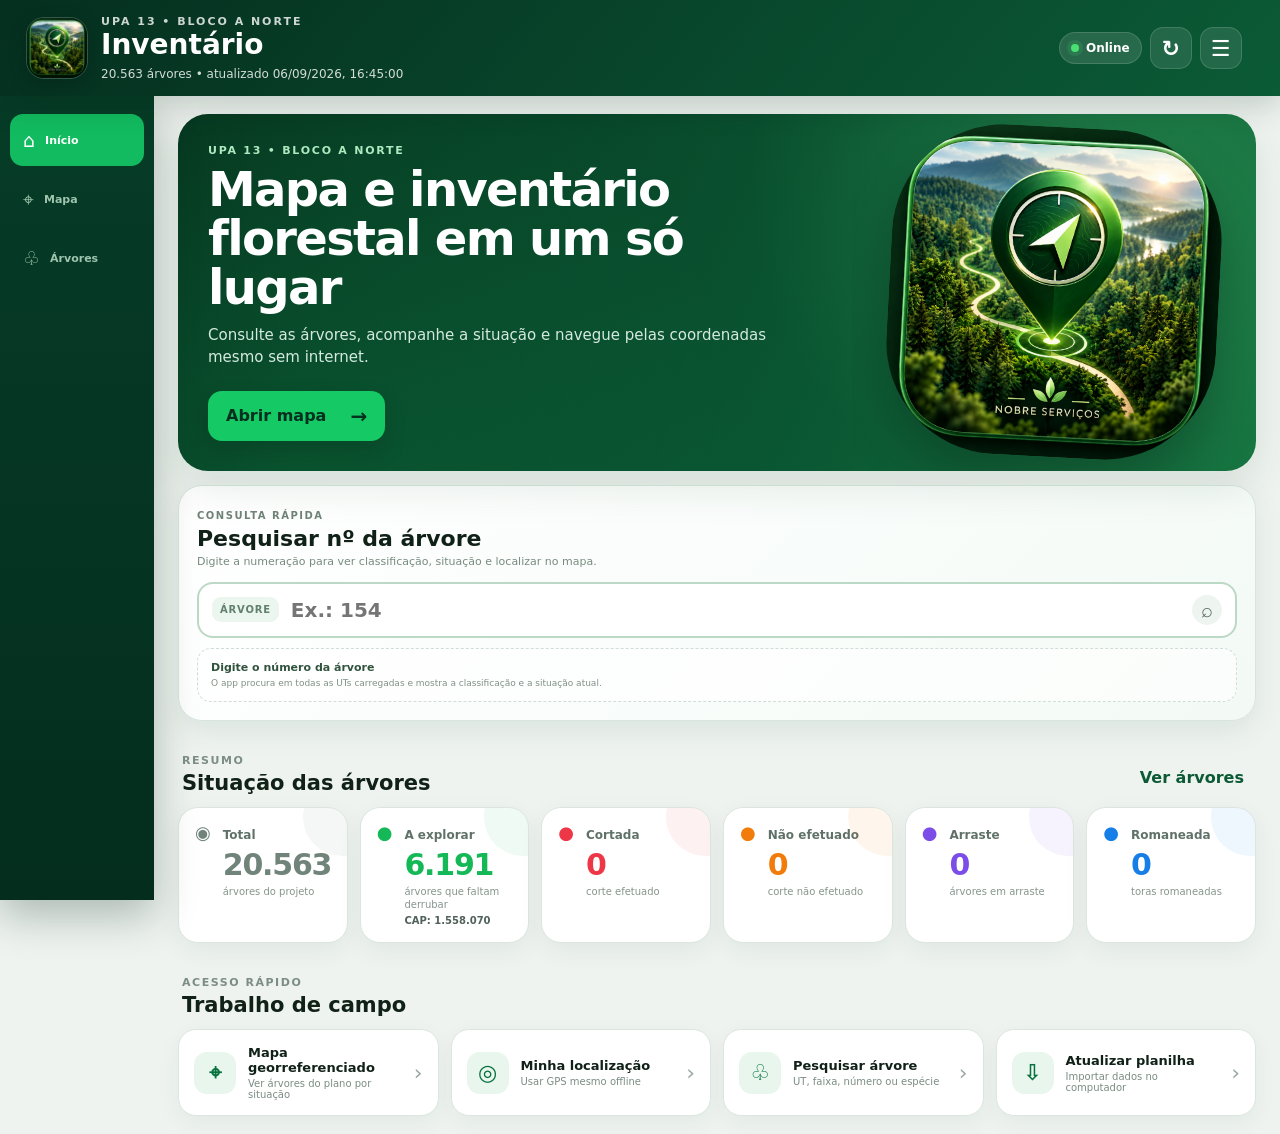
<file: V423_index.html>
<!doctype html>
<html lang="pt-BR">
<head>
  <meta charset="utf-8">
  <meta name="viewport" content="width=device-width,initial-scale=1,viewport-fit=cover,user-scalable=no">
  <meta name="theme-color" content="#062d1d">
  <title>Inventário</title>
  <link rel="manifest" href="manifest.webmanifest">
  <link rel="stylesheet" href="styles.css?v=422">
</head>
<body>
<div class="app-shell">
  <header class="app-header">
    <div class="brand-block">
      <img src="app_icon.png" class="brand-icon" alt="">
      <div>
        <div class="mobile-brand">NOBRE FLORESTAL</div><div class="brand-name" id="projectHeaderName">UPA 13 • BLOCO A NORTE</div>
        <h1>Inventário</h1>
        <div class="header-meta"><span id="syncStatus">Sem dados carregados</span></div>
      </div>
    </div>
    <div class="header-actions">
      <span id="networkPill" class="network-pill"><i></i><span>Online</span></span>
      <button class="icon-action" id="syncBtn" title="Sincronizar" aria-label="Sincronizar">↻</button>
      <button class="icon-action" id="settingsBtn" title="Configurações" aria-label="Configurações">☰</button>
    </div>
  </header>

  <main class="main-content">
    <section class="screen active" id="homeScreen">
      <div class="hero-card">
        <div class="hero-copy">
          <span class="hero-kicker" id="projectHeroName">UPA 13 • BLOCO A NORTE</span>
          <h2>Mapa e inventário florestal em um só lugar</h2>
          <p>Consulte as árvores, acompanhe a situação e navegue pelas coordenadas mesmo sem internet.</p>
          <button class="primary-cta" data-go="map">Abrir mapa <span>→</span></button>
        </div>
        <div class="hero-art"><img src="app_icon.png" alt="Mapa florestal"></div>
      </div>


      <section class="home-tree-search">
        <div class="home-search-head">
          <div>
            <span>Consulta rápida</span>
            <h3>Pesquisar nº da árvore</h3>
            <p>Digite a numeração para ver classificação, situação e localizar no mapa.</p>
          </div>
        </div>
        <div class="home-search-input">
          <span>Árvore</span>
          <input id="homeTreeSearch" inputmode="numeric" autocomplete="off" placeholder="Ex.: 154">
          <button id="homeTreeSearchBtn" class="home-tree-search-btn" type="button" aria-label="Pesquisar árvore" title="Pesquisar">⌕</button>
          <button id="homeTreeClear" hidden aria-label="Limpar pesquisa">×</button>
        </div>
        <div class="home-search-results" id="homeSearchResults">
          <div class="home-search-empty">
            <b>Digite o número da árvore</b>
            <small>O app procura em todas as UTs carregadas e mostra a classificação e a situação atual.</small>
          </div>
        </div>
      </section>

      <div class="section-title"><div><span>Resumo</span><h3>Situação das árvores</h3></div><button class="ghost-btn" data-go="trees">Ver árvores</button></div>
      <section class="kpi-grid">
        <article class="kpi-card total"><div class="kpi-icon">◉</div><div><span>Total</span><strong id="kpiTotal">0</strong><small>árvores do projeto</small></div></article>
        <article class="kpi-card explorar"><div class="kpi-icon">●</div><div><span>A explorar</span><strong id="kpiExplorar">0</strong><small id="kpiExplorarMeta">árvores que faltam derrubar</small><em id="kpiExplorarCap">CAP: 0</em></div></article>
        <article class="kpi-card cortada"><div class="kpi-icon">●</div><div><span>Cortada</span><strong id="kpiCorte">0</strong><small>corte efetuado</small></div></article>
        <article class="kpi-card nao"><div class="kpi-icon">●</div><div><span>Não efetuado</span><strong id="kpiNao">0</strong><small>corte não efetuado</small></div></article>
        <article class="kpi-card arraste"><div class="kpi-icon">●</div><div><span>Arraste</span><strong id="kpiArraste">0</strong><small>árvores em arraste</small></div></article>
        <article class="kpi-card romaneada"><div class="kpi-icon">●</div><div><span>Romaneada</span><strong id="kpiRomaneada">0</strong><small>toras romaneadas</small></div></article>
      </section>

      <div class="section-title"><div><span>Acesso rápido</span><h3>Trabalho de campo</h3></div></div>
      <div class="quick-grid">
        <button class="quick-card" data-go="map"><b class="quick-symbol">⌖</b><span><strong>Mapa georreferenciado</strong><small>Ver árvores do plano por situação</small></span><i>›</i></button>
        <button class="quick-card" id="locateQuick"><b class="quick-symbol">◎</b><span><strong>Minha localização</strong><small>Usar GPS mesmo offline</small></span><i>›</i></button>
        <button class="quick-card" data-go="trees"><b class="quick-symbol">♧</b><span><strong>Pesquisar árvore</strong><small>UT, faixa, número ou espécie</small></span><i>›</i></button>
        <button class="quick-card" id="importQuick"><b class="quick-symbol">⇩</b><span><strong>Atualizar planilha</strong><small>Importar dados no computador</small></span><i>›</i></button>
      </div>
    </section>

    <section class="screen map-screen" id="mapScreen">
      <div class="mobile-field-dashboard map-search-only">
        <div class="mobile-map-search">
          <span>⌕</span><input id="mapTreeSearch" inputmode="numeric" autocomplete="off" placeholder="Pesquisar nº da árvore..."><button id="mapTreeSearchBtn" aria-label="Pesquisar árvore" title="Pesquisar">⌕</button>
        </div>
      </div>
      <div class="map-topbar">
        <div>
          <span id="projectMapName">UPA 13 • BLOCO A NORTE</span>
          <strong>Mapa georreferenciado</strong>
        </div>
        <div class="map-actions">
          <button class="map-round mobile-map-picker-btn" id="mobileMapPickerBtn" title="Escolher mapa offline">MAPAS</button>
          <button class="map-round" id="filterMapBtn" title="Filtros">≡</button>
          <button class="map-round nav-location-btn" id="myLocationBtn" title="Minha localização / acompanhar GPS"><span class="nav-location-pointer">➤</span></button>
          <button class="map-round label-toggle active" id="labelsToggleBtn" title="Mostrar/ocultar numeração">Nº</button>
          <button class="map-round trees-toggle active" id="treesToggleBtn" title="Mostrar/ocultar árvores">Árv</button>
          <button class="map-round" id="fitMapBtn" title="Enquadrar">⌗</button>
        </div>
      </div>
      <div class="map-wrap" id="mapWrap">
        <canvas id="geoMap"></canvas>
        <div class="map-tools-dock" id="mapToolsDock" hidden>
          <button class="dock-btn" id="dockMarkerBtn" title="Adicionar marcador">⌖</button>
          <button class="dock-btn" id="dockLabelBtn" title="Mostrar/ocultar numeração">✎</button>
          <button class="dock-btn" id="dockTrackBtn" title="Abrir/fechar rastreio">〰</button>
          <button class="dock-btn" id="dockExportBtn" title="Exportar SHP">▤</button>
          <button class="dock-btn" id="dockFitBtn" title="Enquadrar mapa">↗</button>
          <button class="dock-btn" id="dockCompassBtn" title="Mostrar/ocultar bússola">✥</button>
          <button class="dock-btn" id="dockTargetBtn" title="Centralizar localização">◎</button>
        </div>
        <div class="track-dock-panel" id="trackDockPanel" hidden>
          <div class="track-dock-head">
            <button class="track-toggle bottom" id="trackToggleBtn" title="Iniciar ou parar rastreamento do percurso"><span>●</span><b>Novo rastreio</b></button>
            <button class="track-collapse-btn" id="trackCollapseBtn" title="Recolher detalhes" aria-label="Recolher detalhes" hidden>⌄</button>
          </div>
          <div class="track-hud bottom" id="trackHud" hidden>
            <div class="track-rec" id="trackRecDot">●</div>
            <div class="track-main-info"><small id="trackStatusText">ÚLTIMO PERCURSO</small><strong id="trackDistance">0 m</strong><span id="trackInfo">0 pontos • 00:00</span></div>
            <div class="track-extra" id="trackExtra">
              <span><small>Direção</small><b id="trackHeading">—</b></span>
              <span><small>Velocidade</small><b id="trackSpeed">0,0 km/h</b></span>
              <span><small>Média</small><b id="trackAvgSpeed">0,0 km/h</b></span>
            </div>
            <button id="trackExportBtn" hidden>Exportar SHP</button>
          </div>
        </div>
        <div class="map-compass" id="mapCompass" hidden aria-label="Bússola">
          <div class="compass-cardinal compass-n">N</div>
          <div class="compass-cardinal compass-e">L</div>
          <div class="compass-cardinal compass-s">S</div>
          <div class="compass-cardinal compass-w">O</div>
          <div class="compass-needle" id="compassNeedle"><span></span></div>
          <div class="compass-center"></div>
          <div class="compass-deg" id="compassDeg">0°</div>
        </div>
        <div class="map-count" id="mapCount">0 árvores no mapa</div>
        <div class="map-legend" id="mapLegend">
          <span><i class="c-explorar"></i>A explorar</span>
          <span><i class="c-cortada"></i>Cortada</span>
          <span><i class="c-nao"></i>Não efetuado</span>
          <span><i class="c-arraste"></i>Arraste</span>
          <span><i class="c-romaneada"></i>Romaneada</span>
          <span class="map-note">A árvore permanece no mapa e troca de cor conforme a situação.</span>
        </div>
        <div class="nav-hud" id="navHud" hidden>
          <div class="nav-arrow" id="navArrow"><span>▲</span></div>
          <div><small>NAVEGAÇÃO OFFLINE</small><strong id="navDistance">—</strong><span id="navBearing">Aguardando GPS...</span></div>
          <button id="stopNavBtn">Parar</button>
        </div>
      </div>

    </section>

    <section class="screen" id="treesScreen">
      <div class="screen-heading">
        <div><span>Inventário</span><h2>Árvores</h2><p id="resultCount">0 árvores</p></div>
        <button class="filter-button" id="filterTreesBtn">Filtros <b id="filterCount" hidden>0</b></button>
      </div>
      <div class="search-box"><span>⌕</span><input id="searchInput" placeholder="Buscar nº, espécie, UT, faixa, motosserrista..."><button id="clearSearch" hidden>×</button></div>
      <div class="status-chips" id="statusChips">
        <button class="active" data-status="">Todas</button><button data-status="A EXPLORAR">A explorar</button><button data-status="CORTADA">Cortada</button><button data-status="CORTE NÃO EFETUADO">Não efetuado</button><button data-status="ARRASTE">Arraste</button><button data-status="ROMANEADA">Romaneada</button>
      </div>
      <div class="tree-list" id="treeList"></div>
      <div class="pager" id="pager"><button id="prevPage">← Anterior</button><span id="pageInfo">1 / 1</span><button id="nextPage">Próxima →</button></div>
    </section>
  </main>

  <nav class="bottom-nav" id="bottomNav">
    <button class="active" data-go="home"><span>⌂</span><b>Início</b></button>
    <button data-go="map"><span>⌖</span><b>Mapa</b></button>
    <button data-go="trees"><span>♧</span><b>Árvores</b></button>
  </nav>
</div>

<input id="excelFile" type="file" accept=".xls,.xlsx,.xlsm,.csv" hidden>
<input id="mapImageFile" type="file" accept="image/png,image/jpeg,image/webp" hidden>

<dialog id="filterDialog" class="modal-dialog">
  <form method="dialog" class="modal-card" onsubmit="return false">
    <div class="modal-head"><div><span>Refinar resultados</span><h2>Filtros</h2></div><button class="close-modal" type="button" value="cancel">×</button></div>
    <label>UT<select id="utFilter"><option value="">Todas</option></select></label>
    <label>Faixa<select id="faixaFilter"><option value="">Todas</option></select></label>
    <label>Motosserrista<select id="motoFilter"><option value="">Todos</option></select></label>
    <label>Situação<select id="statusFilter"><option value="">Todas</option><option>A EXPLORAR</option><option>CORTADA</option><option>CORTE NÃO EFETUADO</option><option>ARRASTE</option><option>ROMANEADA</option><option>SEM SITUAÇÃO</option></select></label>
    <div class="modal-actions"><button class="secondary-btn" id="clearFiltersBtn">Limpar</button><button class="primary-btn" id="applyFiltersBtn">Aplicar</button></div>
  </form>
</dialog>


<dialog id="mobileMapDialog" class="modal-dialog mobile-map-dialog">
  <form method="dialog" class="modal-card mobile-map-card" onsubmit="return false">
    <div class="modal-head">
      <div><span>Uso offline</span><h2>Escolher mapa</h2></div>
      <button class="close-modal" id="mobileMapCloseBtn" type="button" value="cancel" aria-label="Fechar">×</button>
    </div>
    <div class="mobile-map-offline-note">
      <b>✓ Funciona sem internet</b>
      <span>Escolha um mapa, todos juntos ou adicione um PDF direto do celular. Depois funciona offline.</span>
    </div>
    <div class="mobile-map-actions">
      <button type="button" class="primary-btn" id="mobileAddPdfBtn">＋ Adicionar PDF do celular</button>
      <button type="button" class="primary-btn" id="mobileUseAllMapsBtn">🗺 Usar todos os mapas</button>
      <button type="button" class="secondary-btn" id="mobileRefreshMapsBtn">↻ Atualizar do PC</button>
    </div>
    <div id="mobileMapList" class="mobile-map-list"></div>
  </form>
</dialog>

<dialog id="settingsDialog" class="modal-dialog">
  <form method="dialog" class="modal-card settings-card" onsubmit="return false">
    <div class="modal-head"><div><span>Nobre Florestal</span><h2>Configurações</h2></div><button class="close-modal" id="settingsCloseBtn" type="button" value="cancel" aria-label="Fechar configurações">×</button></div>
    <div class="setting-section"><h3>Sincronização PC ↔ celular</h3><p>Use a mesma URL e chave no computador e no celular. O celular guarda a última atualização para trabalhar offline.</p>
      <div class="settings-lock-row"><span class="settings-lock-badge">Bloqueado</span><button class="secondary-btn" id="settingsEditBtn">✎ Editar</button></div>
      <label>URL do Apps Script<input id="apiUrl" placeholder="https://script.google.com/macros/s/.../exec"></label>
      <label>Chave de sincronização<input id="syncKey" placeholder="NOBRE-UPA13-2026"></label>
      <button class="primary-btn full" id="saveSettingsBtn">Salvar alterações</button>
    </div>
    <div class="setting-section"><h3>Dados</h3>
      <div class="last-file-card"><span>✓</span><div><strong>Última planilha salva</strong><small id="lastWorkbookInfo">Carregando...</small></div></div>
      <button class="settings-row" id="importBtn"><span>⇩</span><div><strong>Carregar planilha</strong><small>.xls, .xlsx ou .csv</small></div><i>›</i></button>
      <button class="settings-row" id="watchFileBtn"><span>↻</span><div><strong>Vincular planilha automática</strong><small>Chrome/Edge no computador</small></div><i>›</i></button>
      <button class="settings-row" id="refreshCloudBtn"><span>☁</span><div><strong>Buscar atualização</strong><small>Sincronizar agora</small></div><i>›</i></button>
    </div>
    <div class="setting-section pc-only project-map-section"><h3>Novo projeto / mapa georreferenciado</h3>
      <p>Para UPA 14, UPA 15 e outros projetos: carregue a nova planilha e depois o mapa. O nome da UPA é lido da planilha; o bloco pode ser lido da planilha ou informado aqui.</p>
      <div class="project-grid">
        <label>UPA<input id="projectUpaInput" placeholder="Ex.: 14"></label>
        <label>Bloco<input id="projectBlockInput" placeholder="Ex.: A NORTE"></label>
      </div>
      <div class="last-file-card map-file-card"><span>⌖</span><div><strong>Mapa atual do projeto</strong><small id="mapFileInfo">Mapa padrão UPA 13</small></div></div>
      <button class="settings-row" id="mapImportBtn"><span>▣</span><div><strong>Adicionar / trocar mapa</strong><small>PNG, JPG ou WEBP</small></div><i>›</i></button>
      <div class="map-calibration-card">
        <strong>Encaixe das árvores no mapa</strong>
        <small>Use “Auto encaixar” e, se necessário, ajuste os limites pelas coordenadas do mapa.</small>
        <div class="bounds-grid">
          <label>Norte<input id="mapNorthInput" inputmode="decimal"></label>
          <label>Sul<input id="mapSouthInput" inputmode="decimal"></label>
          <label>Oeste<input id="mapWestInput" inputmode="decimal"></label>
          <label>Leste<input id="mapEastInput" inputmode="decimal"></label>
        </div>
        <button class="secondary-btn full" id="autoFitBoundsBtn">Auto encaixar pelas árvores</button>
      </div>
      <button class="primary-btn full" id="saveProjectMapBtn">Salvar projeto e enviar aos celulares</button>
    </div>
    <div class="setting-section"><h3>Modo offline</h3><div class="offline-info"><b>✓</b><div><strong>Mapa e dados locais</strong><small>Depois da sincronização, o inventário e TODOS os mapas do projeto ficam salvos no aparelho. Você pode escolher um mapa ou usar todos juntos sem internet. A navegação usa GPS offline e mostra sua posição com ponto azul até o destino.</small></div></div><div class="app-version-badge">Versão Android 4.22 • base V4.16 • mapa liso, árvores visíveis e exclusão de mapas locais</div></div>
  </form>
</dialog>

<dialog id="markerDialog" class="modal-dialog marker-dialog">
  <form method="dialog" class="modal-card marker-card" onsubmit="return false">
    <div class="modal-head"><div><span>Mapa</span><h2 id="markerDialogTitle">Novo marcador</h2></div><button class="close-modal marker-cancel" id="markerCancelX" type="button" aria-label="Fechar">×</button></div>
    <label>Nome do marcador <small>(opcional)</small><input id="markerNameInput" maxlength="80" placeholder="Pode deixar em branco"></label>
    <div class="marker-coord" id="markerCoordText"></div>
    <div class="modal-actions marker-actions">
      <button class="danger-btn" id="markerDeleteBtn" type="button" hidden>Excluir</button>
      <button class="secondary-btn" id="markerCancelBtn" type="button">Cancelar</button>
      <button class="primary-btn" id="markerSaveBtn" type="button">Salvar marcador</button>
    </div>
  </form>
</dialog>

<dialog id="treeDialog" class="sheet-dialog">
  <div class="tree-sheet">
    <div class="sheet-grabber"></div>
    <button class="sheet-close" id="closeTreeDialog">×</button>
    <div class="tree-status" id="treeStatus"><i></i><span>Situação</span></div>
    <h2 id="treeDialogTitle">Árvore</h2>
    <p id="treeSubtitle"></p>
    <div class="tree-details" id="treeDetails"></div>
    <div class="tree-actions" id="treeActions"></div>
  </div>
</dialog>

<div class="toast" id="toast" hidden></div>
<script src="initial_data.js"></script>
<script src="app.js?v=422"></script>
</body>
</html>
</file>
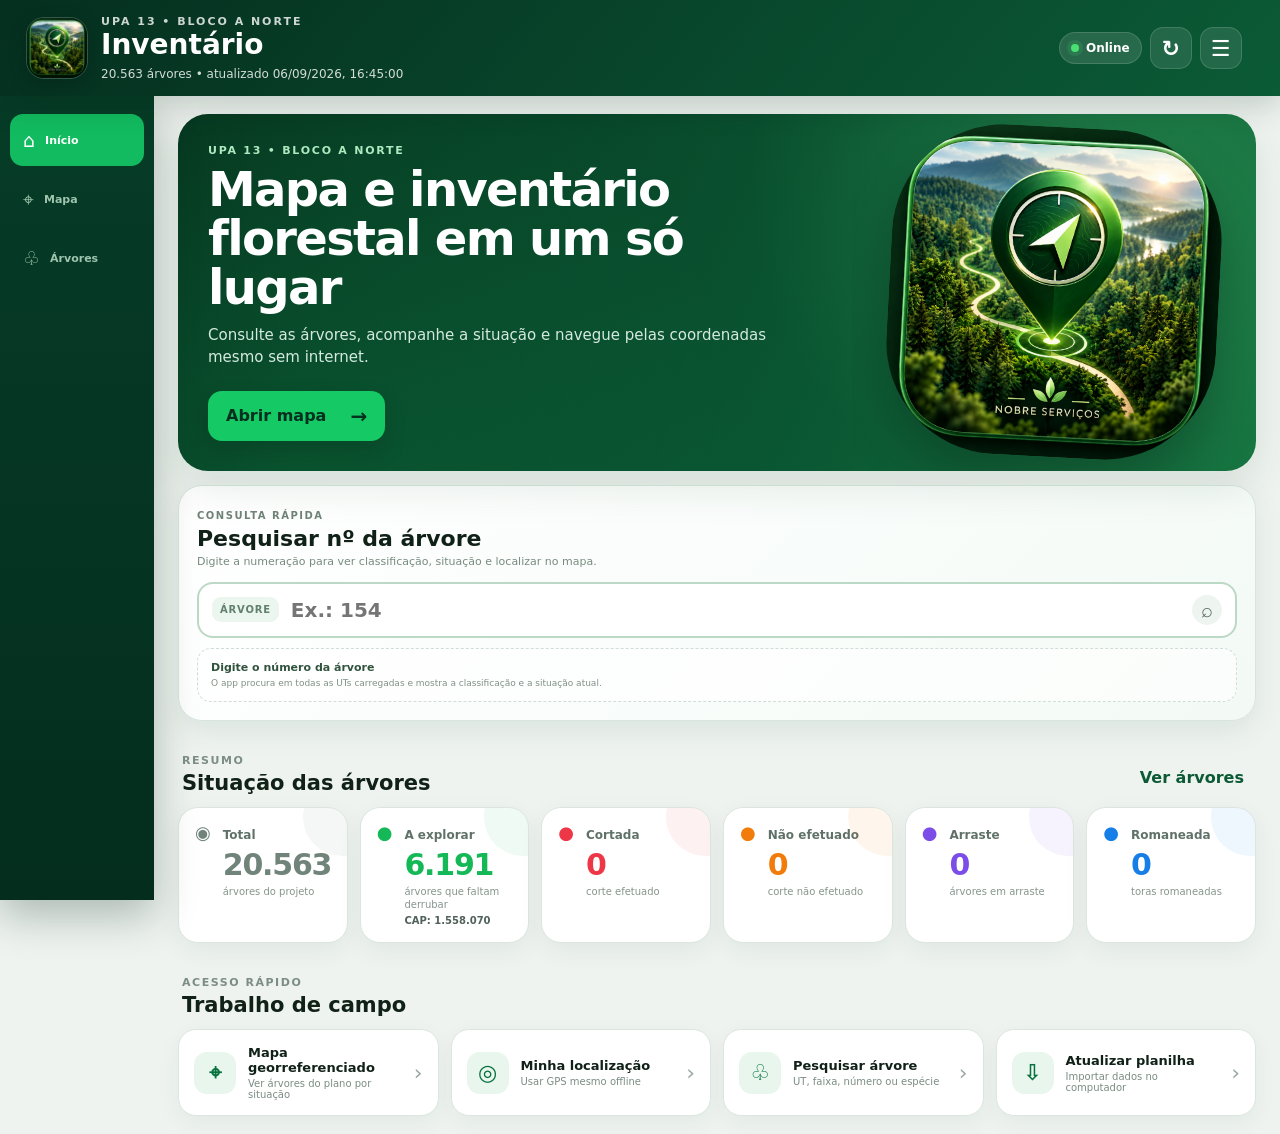
<file: V425_index.html>
<!doctype html>
<html lang="pt-BR">
<head>
  <meta charset="utf-8">
  <meta name="viewport" content="width=device-width,initial-scale=1,viewport-fit=cover,user-scalable=no">
  <meta name="theme-color" content="#062d1d">
  <title>Inventário</title>
  <link rel="manifest" href="manifest.webmanifest">
  <link rel="stylesheet" href="styles.css?v=422">
</head>
<body>
<div class="app-shell">
  <header class="app-header">
    <div class="brand-block">
      <img src="app_icon.png" class="brand-icon" alt="">
      <div>
        <div class="mobile-brand">NOBRE FLORESTAL</div><div class="brand-name" id="projectHeaderName">UPA 13 • BLOCO A NORTE</div>
        <h1>Inventário</h1>
        <div class="header-meta"><span id="syncStatus">Sem dados carregados</span></div>
      </div>
    </div>
    <div class="header-actions">
      <span id="networkPill" class="network-pill"><i></i><span>Online</span></span>
      <button class="icon-action" id="syncBtn" title="Sincronizar" aria-label="Sincronizar">↻</button>
      <button class="icon-action" id="settingsBtn" title="Configurações" aria-label="Configurações">☰</button>
    </div>
  </header>

  <main class="main-content">
    <section class="screen active" id="homeScreen">
      <div class="hero-card">
        <div class="hero-copy">
          <span class="hero-kicker" id="projectHeroName">UPA 13 • BLOCO A NORTE</span>
          <h2>Mapa e inventário florestal em um só lugar</h2>
          <p>Consulte as árvores, acompanhe a situação e navegue pelas coordenadas mesmo sem internet.</p>
          <button class="primary-cta" data-go="map">Abrir mapa <span>→</span></button>
        </div>
        <div class="hero-art"><img src="app_icon.png" alt="Mapa florestal"></div>
      </div>


      <section class="home-tree-search">
        <div class="home-search-head">
          <div>
            <span>Consulta rápida</span>
            <h3>Pesquisar nº da árvore</h3>
            <p>Digite a numeração para ver classificação, situação e localizar no mapa.</p>
          </div>
        </div>
        <div class="home-search-input">
          <span>Árvore</span>
          <input id="homeTreeSearch" inputmode="numeric" autocomplete="off" placeholder="Ex.: 154">
          <button id="homeTreeSearchBtn" class="home-tree-search-btn" type="button" aria-label="Pesquisar árvore" title="Pesquisar">⌕</button>
          <button id="homeTreeClear" hidden aria-label="Limpar pesquisa">×</button>
        </div>
        <div class="home-search-results" id="homeSearchResults">
          <div class="home-search-empty">
            <b>Digite o número da árvore</b>
            <small>O app procura em todas as UTs carregadas e mostra a classificação e a situação atual.</small>
          </div>
        </div>
      </section>

      <div class="section-title"><div><span>Resumo</span><h3>Situação das árvores</h3></div><button class="ghost-btn" data-go="trees">Ver árvores</button></div>
      <section class="kpi-grid">
        <article class="kpi-card total"><div class="kpi-icon">◉</div><div><span>Total</span><strong id="kpiTotal">0</strong><small>árvores do projeto</small></div></article>
        <article class="kpi-card explorar"><div class="kpi-icon">●</div><div><span>A explorar</span><strong id="kpiExplorar">0</strong><small id="kpiExplorarMeta">árvores que faltam derrubar</small><em id="kpiExplorarCap">CAP: 0</em></div></article>
        <article class="kpi-card cortada"><div class="kpi-icon">●</div><div><span>Cortada</span><strong id="kpiCorte">0</strong><small>corte efetuado</small></div></article>
        <article class="kpi-card nao"><div class="kpi-icon">●</div><div><span>Não efetuado</span><strong id="kpiNao">0</strong><small>corte não efetuado</small></div></article>
        <article class="kpi-card arraste"><div class="kpi-icon">●</div><div><span>Arraste</span><strong id="kpiArraste">0</strong><small>árvores em arraste</small></div></article>
        <article class="kpi-card romaneada"><div class="kpi-icon">●</div><div><span>Romaneada</span><strong id="kpiRomaneada">0</strong><small>toras romaneadas</small></div></article>
      </section>

      <div class="section-title"><div><span>Acesso rápido</span><h3>Trabalho de campo</h3></div></div>
      <div class="quick-grid">
        <button class="quick-card" data-go="map"><b class="quick-symbol">⌖</b><span><strong>Mapa georreferenciado</strong><small>Ver árvores do plano por situação</small></span><i>›</i></button>
        <button class="quick-card" id="locateQuick"><b class="quick-symbol">◎</b><span><strong>Minha localização</strong><small>Usar GPS mesmo offline</small></span><i>›</i></button>
        <button class="quick-card" data-go="trees"><b class="quick-symbol">♧</b><span><strong>Pesquisar árvore</strong><small>UT, faixa, número ou espécie</small></span><i>›</i></button>
        <button class="quick-card" id="importQuick"><b class="quick-symbol">⇩</b><span><strong>Atualizar planilha</strong><small>Importar dados no computador</small></span><i>›</i></button>
      </div>
    </section>

    <section class="screen map-screen" id="mapScreen">
      <div class="mobile-field-dashboard map-search-only">
        <div class="mobile-map-search">
          <span>⌕</span><input id="mapTreeSearch" inputmode="numeric" autocomplete="off" placeholder="Pesquisar nº da árvore..."><button id="mapTreeSearchBtn" aria-label="Pesquisar árvore" title="Pesquisar">⌕</button>
        </div>
      </div>
      <div class="map-topbar">
        <div>
          <span id="projectMapName">UPA 13 • BLOCO A NORTE</span>
          <strong>Mapa georreferenciado</strong>
        </div>
        <div class="map-actions">
          <button class="map-round mobile-map-picker-btn" id="mobileMapPickerBtn" title="Escolher mapa offline">MAPAS</button>
          <button class="map-round" id="filterMapBtn" title="Filtros">≡</button>
          <button class="map-round nav-location-btn" id="myLocationBtn" title="Minha localização / acompanhar GPS"><span class="nav-location-pointer">➤</span></button>
          <button class="map-round label-toggle active" id="labelsToggleBtn" title="Mostrar/ocultar numeração">Nº</button>
          <button class="map-round trees-toggle active" id="treesToggleBtn" title="Mostrar/ocultar árvores">Árv</button>
          <button class="map-round" id="fitMapBtn" title="Enquadrar">⌗</button>
        </div>
      </div>
      <div class="map-wrap" id="mapWrap">
        <canvas id="geoMap"></canvas>
        <div class="map-tools-dock" id="mapToolsDock" hidden>
          <button class="dock-btn" id="dockMarkerBtn" title="Adicionar marcador">⌖</button>
          <button class="dock-btn" id="dockLabelBtn" title="Mostrar/ocultar numeração">✎</button>
          <button class="dock-btn" id="dockTrackBtn" title="Abrir/fechar rastreio">〰</button>
          <button class="dock-btn" id="dockExportBtn" title="Exportar SHP">▤</button>
          <button class="dock-btn" id="dockFitBtn" title="Enquadrar mapa">↗</button>
          <button class="dock-btn" id="dockCompassBtn" title="Mostrar/ocultar bússola">✥</button>
          <button class="dock-btn" id="dockTargetBtn" title="Centralizar localização">◎</button>
        </div>
        <div class="track-dock-panel" id="trackDockPanel" hidden>
          <div class="track-dock-head">
            <button class="track-toggle bottom" id="trackToggleBtn" title="Iniciar ou parar rastreamento do percurso"><span>●</span><b>Novo rastreio</b></button>
            <button class="track-collapse-btn" id="trackCollapseBtn" title="Recolher detalhes" aria-label="Recolher detalhes" hidden>⌄</button>
          </div>
          <div class="track-hud bottom" id="trackHud" hidden>
            <div class="track-rec" id="trackRecDot">●</div>
            <div class="track-main-info"><small id="trackStatusText">ÚLTIMO PERCURSO</small><strong id="trackDistance">0 m</strong><span id="trackInfo">0 pontos • 00:00</span></div>
            <div class="track-extra" id="trackExtra">
              <span><small>Direção</small><b id="trackHeading">—</b></span>
              <span><small>Velocidade</small><b id="trackSpeed">0,0 km/h</b></span>
              <span><small>Média</small><b id="trackAvgSpeed">0,0 km/h</b></span>
            </div>
            <button id="trackExportBtn" hidden>Exportar SHP</button>
          </div>
        </div>
        <div class="map-compass" id="mapCompass" hidden aria-label="Bússola">
          <div class="compass-cardinal compass-n">N</div>
          <div class="compass-cardinal compass-e">L</div>
          <div class="compass-cardinal compass-s">S</div>
          <div class="compass-cardinal compass-w">O</div>
          <div class="compass-needle" id="compassNeedle"><span></span></div>
          <div class="compass-center"></div>
          <div class="compass-deg" id="compassDeg">0°</div>
        </div>
        <div class="map-count" id="mapCount">0 árvores no mapa</div>
        <div class="map-legend" id="mapLegend">
          <span><i class="c-explorar"></i>A explorar</span>
          <span><i class="c-cortada"></i>Cortada</span>
          <span><i class="c-nao"></i>Não efetuado</span>
          <span><i class="c-arraste"></i>Arraste</span>
          <span><i class="c-romaneada"></i>Romaneada</span>
          <span class="map-note">A árvore permanece no mapa e troca de cor conforme a situação.</span>
        </div>
        <div class="nav-hud" id="navHud" hidden>
          <div class="nav-arrow" id="navArrow"><span>▲</span></div>
          <div><small>NAVEGAÇÃO OFFLINE</small><strong id="navDistance">—</strong><span id="navBearing">Aguardando GPS...</span></div>
          <button id="stopNavBtn">Parar</button>
        </div>
      </div>

    </section>

    <section class="screen" id="treesScreen">
      <div class="screen-heading">
        <div><span>Inventário</span><h2>Árvores</h2><p id="resultCount">0 árvores</p></div>
        <button class="filter-button" id="filterTreesBtn">Filtros <b id="filterCount" hidden>0</b></button>
      </div>
      <div class="search-box"><span>⌕</span><input id="searchInput" placeholder="Buscar nº, espécie, UT, faixa, motosserrista..."><button id="clearSearch" hidden>×</button></div>
      <div class="status-chips" id="statusChips">
        <button class="active" data-status="">Todas</button><button data-status="A EXPLORAR">A explorar</button><button data-status="CORTADA">Cortada</button><button data-status="CORTE NÃO EFETUADO">Não efetuado</button><button data-status="ARRASTE">Arraste</button><button data-status="ROMANEADA">Romaneada</button>
      </div>
      <div class="tree-list" id="treeList"></div>
      <div class="pager" id="pager"><button id="prevPage">← Anterior</button><span id="pageInfo">1 / 1</span><button id="nextPage">Próxima →</button></div>
    </section>
  </main>

  <nav class="bottom-nav" id="bottomNav">
    <button class="active" data-go="home"><span>⌂</span><b>Início</b></button>
    <button data-go="map"><span>⌖</span><b>Mapa</b></button>
    <button data-go="trees"><span>♧</span><b>Árvores</b></button>
  </nav>
</div>

<input id="excelFile" type="file" accept=".xls,.xlsx,.xlsm,.csv" hidden>
<input id="mapImageFile" type="file" accept="image/png,image/jpeg,image/webp" hidden>

<dialog id="filterDialog" class="modal-dialog">
  <form method="dialog" class="modal-card" onsubmit="return false">
    <div class="modal-head"><div><span>Refinar resultados</span><h2>Filtros</h2></div><button class="close-modal" type="button" value="cancel">×</button></div>
    <label>UT<select id="utFilter"><option value="">Todas</option></select></label>
    <label>Faixa<select id="faixaFilter"><option value="">Todas</option></select></label>
    <label>Motosserrista<select id="motoFilter"><option value="">Todos</option></select></label>
    <label>Situação<select id="statusFilter"><option value="">Todas</option><option>A EXPLORAR</option><option>CORTADA</option><option>CORTE NÃO EFETUADO</option><option>ARRASTE</option><option>ROMANEADA</option><option>SEM SITUAÇÃO</option></select></label>
    <div class="modal-actions"><button class="secondary-btn" id="clearFiltersBtn">Limpar</button><button class="primary-btn" id="applyFiltersBtn">Aplicar</button></div>
  </form>
</dialog>


<dialog id="mobileMapDialog" class="modal-dialog mobile-map-dialog">
  <form method="dialog" class="modal-card mobile-map-card" onsubmit="return false">
    <div class="modal-head">
      <div><span>Uso offline</span><h2>Escolher mapa</h2></div>
      <button class="close-modal" id="mobileMapCloseBtn" type="button" value="cancel" aria-label="Fechar">×</button>
    </div>
    <div class="mobile-map-offline-note">
      <b>✓ Funciona sem internet</b>
      <span>Escolha um mapa, todos juntos ou adicione um PDF direto do celular. Depois funciona offline.</span>
    </div>
    <div class="mobile-map-actions">
      <button type="button" class="primary-btn" id="mobileAddPdfBtn">＋ Adicionar PDF do celular</button>
      <button type="button" class="primary-btn" id="mobileUseAllMapsBtn">🗺 Usar todos os mapas</button>
      <button type="button" class="secondary-btn" id="mobileRefreshMapsBtn">↻ Atualizar do PC</button>
    </div>
    <div id="mobileMapList" class="mobile-map-list"></div>
  </form>
</dialog>

<dialog id="settingsDialog" class="modal-dialog">
  <form method="dialog" class="modal-card settings-card" onsubmit="return false">
    <div class="modal-head"><div><span>Nobre Florestal</span><h2>Configurações</h2></div><button class="close-modal" id="settingsCloseBtn" type="button" value="cancel" aria-label="Fechar configurações">×</button></div>
    <div class="setting-section"><h3>Sincronização PC ↔ celular</h3><p>Use a mesma URL e chave no computador e no celular. O celular guarda a última atualização para trabalhar offline.</p>
      <div class="settings-lock-row"><span class="settings-lock-badge">Bloqueado</span><button class="secondary-btn" id="settingsEditBtn">✎ Editar</button></div>
      <label>URL do Apps Script<input id="apiUrl" placeholder="https://script.google.com/macros/s/.../exec"></label>
      <label>Chave de sincronização<input id="syncKey" placeholder="NOBRE-UPA13-2026"></label>
      <button class="primary-btn full" id="saveSettingsBtn">Salvar alterações</button>
    </div>
    <div class="setting-section"><h3>Dados</h3>
      <div class="last-file-card"><span>✓</span><div><strong>Última planilha salva</strong><small id="lastWorkbookInfo">Carregando...</small></div></div>
      <button class="settings-row" id="importBtn"><span>⇩</span><div><strong>Carregar planilha</strong><small>.xls, .xlsx ou .csv</small></div><i>›</i></button>
      <button class="settings-row" id="watchFileBtn"><span>↻</span><div><strong>Vincular planilha automática</strong><small>Chrome/Edge no computador</small></div><i>›</i></button>
      <button class="settings-row" id="refreshCloudBtn"><span>☁</span><div><strong>Buscar atualização</strong><small>Sincronizar agora</small></div><i>›</i></button>
    </div>
    <div class="setting-section pc-only project-map-section"><h3>Novo projeto / mapa georreferenciado</h3>
      <p>Para UPA 14, UPA 15 e outros projetos: carregue a nova planilha e depois o mapa. O nome da UPA é lido da planilha; o bloco pode ser lido da planilha ou informado aqui.</p>
      <div class="project-grid">
        <label>UPA<input id="projectUpaInput" placeholder="Ex.: 14"></label>
        <label>Bloco<input id="projectBlockInput" placeholder="Ex.: A NORTE"></label>
      </div>
      <div class="last-file-card map-file-card"><span>⌖</span><div><strong>Mapa atual do projeto</strong><small id="mapFileInfo">Mapa padrão UPA 13</small></div></div>
      <button class="settings-row" id="mapImportBtn"><span>▣</span><div><strong>Adicionar / trocar mapa</strong><small>PNG, JPG ou WEBP</small></div><i>›</i></button>
      <div class="map-calibration-card">
        <strong>Encaixe das árvores no mapa</strong>
        <small>Use “Auto encaixar” e, se necessário, ajuste os limites pelas coordenadas do mapa.</small>
        <div class="bounds-grid">
          <label>Norte<input id="mapNorthInput" inputmode="decimal"></label>
          <label>Sul<input id="mapSouthInput" inputmode="decimal"></label>
          <label>Oeste<input id="mapWestInput" inputmode="decimal"></label>
          <label>Leste<input id="mapEastInput" inputmode="decimal"></label>
        </div>
        <button class="secondary-btn full" id="autoFitBoundsBtn">Auto encaixar pelas árvores</button>
      </div>
      <button class="primary-btn full" id="saveProjectMapBtn">Salvar projeto e enviar aos celulares</button>
    </div>
    <div class="setting-section"><h3>Modo offline</h3><div class="offline-info"><b>✓</b><div><strong>Mapa e dados locais</strong><small>Depois da sincronização, o inventário e TODOS os mapas do projeto ficam salvos no aparelho. Você pode escolher um mapa ou usar todos juntos sem internet. A navegação usa GPS offline e mostra sua posição com ponto azul até o destino.</small></div></div><div class="app-version-badge">Versão Android 4.25 • final • mapa inicia sempre organizado como no PC</div></div>
  </form>
</dialog>

<dialog id="markerDialog" class="modal-dialog marker-dialog">
  <form method="dialog" class="modal-card marker-card" onsubmit="return false">
    <div class="modal-head"><div><span>Mapa</span><h2 id="markerDialogTitle">Novo marcador</h2></div><button class="close-modal marker-cancel" id="markerCancelX" type="button" aria-label="Fechar">×</button></div>
    <label>Nome do marcador <small>(opcional)</small><input id="markerNameInput" maxlength="80" placeholder="Pode deixar em branco"></label>
    <div class="marker-coord" id="markerCoordText"></div>
    <div class="modal-actions marker-actions">
      <button class="danger-btn" id="markerDeleteBtn" type="button" hidden>Excluir</button>
      <button class="secondary-btn" id="markerCancelBtn" type="button">Cancelar</button>
      <button class="primary-btn" id="markerSaveBtn" type="button">Salvar marcador</button>
    </div>
  </form>
</dialog>

<dialog id="treeDialog" class="sheet-dialog">
  <div class="tree-sheet">
    <div class="sheet-grabber"></div>
    <button class="sheet-close" id="closeTreeDialog">×</button>
    <div class="tree-status" id="treeStatus"><i></i><span>Situação</span></div>
    <h2 id="treeDialogTitle">Árvore</h2>
    <p id="treeSubtitle"></p>
    <div class="tree-details" id="treeDetails"></div>
    <div class="tree-actions" id="treeActions"></div>
  </div>
</dialog>

<div class="toast" id="toast" hidden></div>
<script src="initial_data.js"></script>
<script src="app.js?v=422"></script>
</body>
</html>
</file>
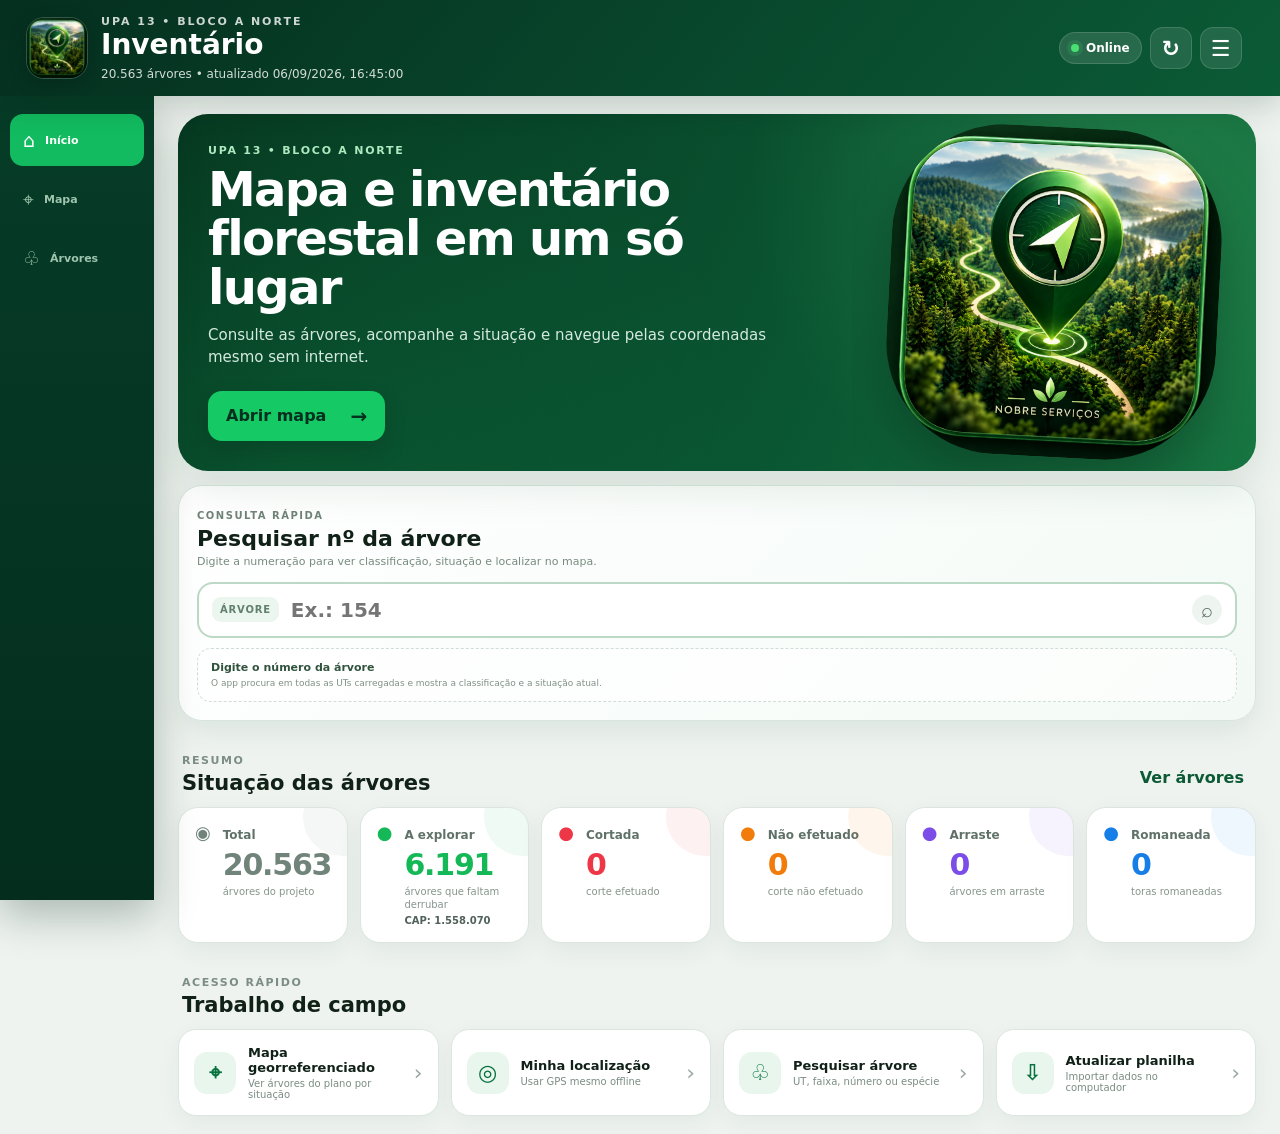
<file: V426_index.html>
<!doctype html>
<html lang="pt-BR">
<head>
  <meta charset="utf-8">
  <meta name="viewport" content="width=device-width,initial-scale=1,viewport-fit=cover,user-scalable=no">
  <meta name="theme-color" content="#062d1d">
  <title>Inventário</title>
  <link rel="manifest" href="manifest.webmanifest">
  <link rel="stylesheet" href="styles.css?v=422">
</head>
<body>
<div class="app-shell">
  <header class="app-header">
    <div class="brand-block">
      <img src="app_icon.png" class="brand-icon" alt="">
      <div>
        <div class="mobile-brand">NOBRE FLORESTAL</div><div class="brand-name" id="projectHeaderName">UPA 13 • BLOCO A NORTE</div>
        <h1>Inventário</h1>
        <div class="header-meta"><span id="syncStatus">Sem dados carregados</span></div>
      </div>
    </div>
    <div class="header-actions">
      <span id="networkPill" class="network-pill"><i></i><span>Online</span></span>
      <button class="icon-action" id="syncBtn" title="Sincronizar" aria-label="Sincronizar">↻</button>
      <button class="icon-action" id="settingsBtn" title="Configurações" aria-label="Configurações">☰</button>
    </div>
  </header>

  <main class="main-content">
    <section class="screen active" id="homeScreen">
      <div class="hero-card">
        <div class="hero-copy">
          <span class="hero-kicker" id="projectHeroName">UPA 13 • BLOCO A NORTE</span>
          <h2>Mapa e inventário florestal em um só lugar</h2>
          <p>Consulte as árvores, acompanhe a situação e navegue pelas coordenadas mesmo sem internet.</p>
          <button class="primary-cta" data-go="map">Abrir mapa <span>→</span></button>
        </div>
        <div class="hero-art"><img src="app_icon.png" alt="Mapa florestal"></div>
      </div>


      <section class="home-tree-search">
        <div class="home-search-head">
          <div>
            <span>Consulta rápida</span>
            <h3>Pesquisar nº da árvore</h3>
            <p>Digite a numeração para ver classificação, situação e localizar no mapa.</p>
          </div>
        </div>
        <div class="home-search-input">
          <span>Árvore</span>
          <input id="homeTreeSearch" inputmode="numeric" autocomplete="off" placeholder="Ex.: 154">
          <button id="homeTreeSearchBtn" class="home-tree-search-btn" type="button" aria-label="Pesquisar árvore" title="Pesquisar">⌕</button>
          <button id="homeTreeClear" hidden aria-label="Limpar pesquisa">×</button>
        </div>
        <div class="home-search-results" id="homeSearchResults">
          <div class="home-search-empty">
            <b>Digite o número da árvore</b>
            <small>O app procura em todas as UTs carregadas e mostra a classificação e a situação atual.</small>
          </div>
        </div>
      </section>

      <div class="section-title"><div><span>Resumo</span><h3>Situação das árvores</h3></div><button class="ghost-btn" data-go="trees">Ver árvores</button></div>
      <section class="kpi-grid">
        <article class="kpi-card total"><div class="kpi-icon">◉</div><div><span>Total</span><strong id="kpiTotal">0</strong><small>árvores do projeto</small></div></article>
        <article class="kpi-card explorar"><div class="kpi-icon">●</div><div><span>A explorar</span><strong id="kpiExplorar">0</strong><small id="kpiExplorarMeta">árvores que faltam derrubar</small><em id="kpiExplorarCap">CAP: 0</em></div></article>
        <article class="kpi-card cortada"><div class="kpi-icon">●</div><div><span>Cortada</span><strong id="kpiCorte">0</strong><small>corte efetuado</small></div></article>
        <article class="kpi-card nao"><div class="kpi-icon">●</div><div><span>Não efetuado</span><strong id="kpiNao">0</strong><small>corte não efetuado</small></div></article>
        <article class="kpi-card arraste"><div class="kpi-icon">●</div><div><span>Arraste</span><strong id="kpiArraste">0</strong><small>árvores em arraste</small></div></article>
        <article class="kpi-card romaneada"><div class="kpi-icon">●</div><div><span>Romaneada</span><strong id="kpiRomaneada">0</strong><small>toras romaneadas</small></div></article>
      </section>

      <div class="section-title"><div><span>Acesso rápido</span><h3>Trabalho de campo</h3></div></div>
      <div class="quick-grid">
        <button class="quick-card" data-go="map"><b class="quick-symbol">⌖</b><span><strong>Mapa georreferenciado</strong><small>Ver árvores do plano por situação</small></span><i>›</i></button>
        <button class="quick-card" id="locateQuick"><b class="quick-symbol">◎</b><span><strong>Minha localização</strong><small>Usar GPS mesmo offline</small></span><i>›</i></button>
        <button class="quick-card" data-go="trees"><b class="quick-symbol">♧</b><span><strong>Pesquisar árvore</strong><small>UT, faixa, número ou espécie</small></span><i>›</i></button>
        <button class="quick-card" id="importQuick"><b class="quick-symbol">⇩</b><span><strong>Atualizar planilha</strong><small>Importar dados no computador</small></span><i>›</i></button>
      </div>
    </section>

    <section class="screen map-screen" id="mapScreen">
      <div class="mobile-field-dashboard map-search-only">
        <div class="mobile-map-search">
          <span>⌕</span><input id="mapTreeSearch" inputmode="numeric" autocomplete="off" placeholder="Pesquisar nº da árvore..."><button id="mapTreeSearchBtn" aria-label="Pesquisar árvore" title="Pesquisar">⌕</button>
        </div>
      </div>
      <div class="map-topbar">
        <div>
          <span id="projectMapName">UPA 13 • BLOCO A NORTE</span>
          <strong>Mapa georreferenciado</strong>
        </div>
        <div class="map-actions">
          <button class="map-round mobile-map-picker-btn" id="mobileMapPickerBtn" title="Escolher mapa offline">MAPAS</button>
          <button class="map-round" id="filterMapBtn" title="Filtros">≡</button>
          <button class="map-round nav-location-btn" id="myLocationBtn" title="Minha localização / acompanhar GPS"><span class="nav-location-pointer">➤</span></button>
          <button class="map-round label-toggle active" id="labelsToggleBtn" title="Mostrar/ocultar numeração">Nº</button>
          <button class="map-round trees-toggle active" id="treesToggleBtn" title="Mostrar/ocultar árvores">Árv</button>
          <button class="map-round" id="fitMapBtn" title="Enquadrar">⌗</button>
        </div>
      </div>
      <div class="map-wrap" id="mapWrap">
        <canvas id="geoMap"></canvas>
        <div class="map-tools-dock" id="mapToolsDock" hidden>
          <button class="dock-btn" id="dockMarkerBtn" title="Adicionar marcador">⌖</button>
          <button class="dock-btn" id="dockLabelBtn" title="Mostrar/ocultar numeração">✎</button>
          <button class="dock-btn" id="dockTrackBtn" title="Abrir/fechar rastreio">〰</button>
          <button class="dock-btn" id="dockExportBtn" title="Exportar SHP">▤</button>
          <button class="dock-btn" id="dockFitBtn" title="Enquadrar mapa">↗</button>
          <button class="dock-btn" id="dockCompassBtn" title="Mostrar/ocultar bússola">✥</button>
          <button class="dock-btn" id="dockTargetBtn" title="Centralizar localização">◎</button>
        </div>
        <div class="track-dock-panel" id="trackDockPanel" hidden>
          <div class="track-dock-head">
            <button class="track-toggle bottom" id="trackToggleBtn" title="Iniciar ou parar rastreamento do percurso"><span>●</span><b>Novo rastreio</b></button>
            <button class="track-collapse-btn" id="trackCollapseBtn" title="Recolher detalhes" aria-label="Recolher detalhes" hidden>⌄</button>
          </div>
          <div class="track-hud bottom" id="trackHud" hidden>
            <div class="track-rec" id="trackRecDot">●</div>
            <div class="track-main-info"><small id="trackStatusText">ÚLTIMO PERCURSO</small><strong id="trackDistance">0 m</strong><span id="trackInfo">0 pontos • 00:00</span></div>
            <div class="track-extra" id="trackExtra">
              <span><small>Direção</small><b id="trackHeading">—</b></span>
              <span><small>Velocidade</small><b id="trackSpeed">0,0 km/h</b></span>
              <span><small>Média</small><b id="trackAvgSpeed">0,0 km/h</b></span>
            </div>
            <button id="trackExportBtn" hidden>Exportar SHP</button>
          </div>
        </div>
        <div class="map-compass" id="mapCompass" hidden aria-label="Bússola">
          <div class="compass-cardinal compass-n">N</div>
          <div class="compass-cardinal compass-e">L</div>
          <div class="compass-cardinal compass-s">S</div>
          <div class="compass-cardinal compass-w">O</div>
          <div class="compass-needle" id="compassNeedle"><span></span></div>
          <div class="compass-center"></div>
          <div class="compass-deg" id="compassDeg">0°</div>
        </div>
        <div class="map-count" id="mapCount">0 árvores no mapa</div>
        <div class="map-legend" id="mapLegend">
          <span><i class="c-explorar"></i>A explorar</span>
          <span><i class="c-cortada"></i>Cortada</span>
          <span><i class="c-nao"></i>Não efetuado</span>
          <span><i class="c-arraste"></i>Arraste</span>
          <span><i class="c-romaneada"></i>Romaneada</span>
          <span class="map-note">A árvore permanece no mapa e troca de cor conforme a situação.</span>
        </div>
        <div class="nav-hud" id="navHud" hidden>
          <div class="nav-arrow" id="navArrow"><span>▲</span></div>
          <div><small>NAVEGAÇÃO OFFLINE</small><strong id="navDistance">—</strong><span id="navBearing">Aguardando GPS...</span></div>
          <button id="stopNavBtn">Parar</button>
        </div>
      </div>

    </section>

    <section class="screen" id="treesScreen">
      <div class="screen-heading">
        <div><span>Inventário</span><h2>Árvores</h2><p id="resultCount">0 árvores</p></div>
        <button class="filter-button" id="filterTreesBtn">Filtros <b id="filterCount" hidden>0</b></button>
      </div>
      <div class="search-box"><span>⌕</span><input id="searchInput" placeholder="Buscar nº, espécie, UT, faixa, motosserrista..."><button id="clearSearch" hidden>×</button></div>
      <div class="status-chips" id="statusChips">
        <button class="active" data-status="">Todas</button><button data-status="A EXPLORAR">A explorar</button><button data-status="CORTADA">Cortada</button><button data-status="CORTE NÃO EFETUADO">Não efetuado</button><button data-status="ARRASTE">Arraste</button><button data-status="ROMANEADA">Romaneada</button>
      </div>
      <div class="tree-list" id="treeList"></div>
      <div class="pager" id="pager"><button id="prevPage">← Anterior</button><span id="pageInfo">1 / 1</span><button id="nextPage">Próxima →</button></div>
    </section>
  </main>

  <nav class="bottom-nav" id="bottomNav">
    <button class="active" data-go="home"><span>⌂</span><b>Início</b></button>
    <button data-go="map"><span>⌖</span><b>Mapa</b></button>
    <button data-go="trees"><span>♧</span><b>Árvores</b></button>
  </nav>
</div>

<input id="excelFile" type="file" accept=".xls,.xlsx,.xlsm,.csv" hidden>
<input id="mapImageFile" type="file" accept="image/png,image/jpeg,image/webp" hidden>

<dialog id="filterDialog" class="modal-dialog">
  <form method="dialog" class="modal-card" onsubmit="return false">
    <div class="modal-head"><div><span>Refinar resultados</span><h2>Filtros</h2></div><button class="close-modal" type="button" value="cancel">×</button></div>
    <label>UT<select id="utFilter"><option value="">Todas</option></select></label>
    <label>Faixa<select id="faixaFilter"><option value="">Todas</option></select></label>
    <label>Motosserrista<select id="motoFilter"><option value="">Todos</option></select></label>
    <label>Situação<select id="statusFilter"><option value="">Todas</option><option>A EXPLORAR</option><option>CORTADA</option><option>CORTE NÃO EFETUADO</option><option>ARRASTE</option><option>ROMANEADA</option><option>SEM SITUAÇÃO</option></select></label>
    <div class="modal-actions"><button class="secondary-btn" id="clearFiltersBtn">Limpar</button><button class="primary-btn" id="applyFiltersBtn">Aplicar</button></div>
  </form>
</dialog>


<dialog id="mobileMapDialog" class="modal-dialog mobile-map-dialog">
  <form method="dialog" class="modal-card mobile-map-card" onsubmit="return false">
    <div class="modal-head">
      <div><span>Uso offline</span><h2>Escolher mapa</h2></div>
      <button class="close-modal" id="mobileMapCloseBtn" type="button" value="cancel" aria-label="Fechar">×</button>
    </div>
    <div class="mobile-map-offline-note">
      <b>✓ Funciona sem internet</b>
      <span>Escolha um mapa, todos juntos ou adicione um PDF direto do celular. Depois funciona offline.</span>
    </div>
    <div class="mobile-map-actions">
      <button type="button" class="primary-btn" id="mobileAddPdfBtn">＋ Adicionar PDF do celular</button>
      <button type="button" class="primary-btn" id="mobileUseAllMapsBtn">🗺 Usar todos os mapas</button>
      <button type="button" class="secondary-btn" id="mobileRefreshMapsBtn">↻ Atualizar do PC</button>
    </div>
    <div id="mobileMapList" class="mobile-map-list"></div>
  </form>
</dialog>

<dialog id="settingsDialog" class="modal-dialog">
  <form method="dialog" class="modal-card settings-card" onsubmit="return false">
    <div class="modal-head"><div><span>Nobre Florestal</span><h2>Configurações</h2></div><button class="close-modal" id="settingsCloseBtn" type="button" value="cancel" aria-label="Fechar configurações">×</button></div>
    <div class="setting-section"><h3>Sincronização PC ↔ celular</h3><p>Use a mesma URL e chave no computador e no celular. O celular guarda a última atualização para trabalhar offline.</p>
      <div class="settings-lock-row"><span class="settings-lock-badge">Bloqueado</span><button class="secondary-btn" id="settingsEditBtn">✎ Editar</button></div>
      <label>URL do Apps Script<input id="apiUrl" placeholder="https://script.google.com/macros/s/.../exec"></label>
      <label>Chave de sincronização<input id="syncKey" placeholder="NOBRE-UPA13-2026"></label>
      <button class="primary-btn full" id="saveSettingsBtn">Salvar alterações</button>
    </div>
    <div class="setting-section"><h3>Dados</h3>
      <div class="last-file-card"><span>✓</span><div><strong>Última planilha salva</strong><small id="lastWorkbookInfo">Carregando...</small></div></div>
      <button class="settings-row" id="importBtn"><span>⇩</span><div><strong>Carregar planilha</strong><small>.xls, .xlsx ou .csv</small></div><i>›</i></button>
      <button class="settings-row" id="watchFileBtn"><span>↻</span><div><strong>Vincular planilha automática</strong><small>Chrome/Edge no computador</small></div><i>›</i></button>
      <button class="settings-row" id="refreshCloudBtn"><span>☁</span><div><strong>Buscar atualização</strong><small>Sincronizar agora</small></div><i>›</i></button>
    </div>
    <div class="setting-section pc-only project-map-section"><h3>Novo projeto / mapa georreferenciado</h3>
      <p>Para UPA 14, UPA 15 e outros projetos: carregue a nova planilha e depois o mapa. O nome da UPA é lido da planilha; o bloco pode ser lido da planilha ou informado aqui.</p>
      <div class="project-grid">
        <label>UPA<input id="projectUpaInput" placeholder="Ex.: 14"></label>
        <label>Bloco<input id="projectBlockInput" placeholder="Ex.: A NORTE"></label>
      </div>
      <div class="last-file-card map-file-card"><span>⌖</span><div><strong>Mapa atual do projeto</strong><small id="mapFileInfo">Mapa padrão UPA 13</small></div></div>
      <button class="settings-row" id="mapImportBtn"><span>▣</span><div><strong>Adicionar / trocar mapa</strong><small>PNG, JPG ou WEBP</small></div><i>›</i></button>
      <div class="map-calibration-card">
        <strong>Encaixe das árvores no mapa</strong>
        <small>Use “Auto encaixar” e, se necessário, ajuste os limites pelas coordenadas do mapa.</small>
        <div class="bounds-grid">
          <label>Norte<input id="mapNorthInput" inputmode="decimal"></label>
          <label>Sul<input id="mapSouthInput" inputmode="decimal"></label>
          <label>Oeste<input id="mapWestInput" inputmode="decimal"></label>
          <label>Leste<input id="mapEastInput" inputmode="decimal"></label>
        </div>
        <button class="secondary-btn full" id="autoFitBoundsBtn">Auto encaixar pelas árvores</button>
      </div>
      <button class="primary-btn full" id="saveProjectMapBtn">Salvar projeto e enviar aos celulares</button>
    </div>
    <div class="setting-section"><h3>Modo offline</h3><div class="offline-info"><b>✓</b><div><strong>Mapa e dados locais</strong><small>Depois da sincronização, o inventário e TODOS os mapas do projeto ficam salvos no aparelho. Você pode escolher um mapa ou usar todos juntos sem internet. A navegação usa GPS offline e mostra sua posição com ponto azul até o destino.</small></div></div><div class="app-version-badge">Versão Android 4.26 • final • todos os mapas abrem iguais ao PC</div></div>
  </form>
</dialog>

<dialog id="markerDialog" class="modal-dialog marker-dialog">
  <form method="dialog" class="modal-card marker-card" onsubmit="return false">
    <div class="modal-head"><div><span>Mapa</span><h2 id="markerDialogTitle">Novo marcador</h2></div><button class="close-modal marker-cancel" id="markerCancelX" type="button" aria-label="Fechar">×</button></div>
    <label>Nome do marcador <small>(opcional)</small><input id="markerNameInput" maxlength="80" placeholder="Pode deixar em branco"></label>
    <div class="marker-coord" id="markerCoordText"></div>
    <div class="modal-actions marker-actions">
      <button class="danger-btn" id="markerDeleteBtn" type="button" hidden>Excluir</button>
      <button class="secondary-btn" id="markerCancelBtn" type="button">Cancelar</button>
      <button class="primary-btn" id="markerSaveBtn" type="button">Salvar marcador</button>
    </div>
  </form>
</dialog>

<dialog id="treeDialog" class="sheet-dialog">
  <div class="tree-sheet">
    <div class="sheet-grabber"></div>
    <button class="sheet-close" id="closeTreeDialog">×</button>
    <div class="tree-status" id="treeStatus"><i></i><span>Situação</span></div>
    <h2 id="treeDialogTitle">Árvore</h2>
    <p id="treeSubtitle"></p>
    <div class="tree-details" id="treeDetails"></div>
    <div class="tree-actions" id="treeActions"></div>
  </div>
</dialog>

<div class="toast" id="toast" hidden></div>
<script src="initial_data.js"></script>
<script src="app.js?v=422"></script>
</body>
</html>
</file>
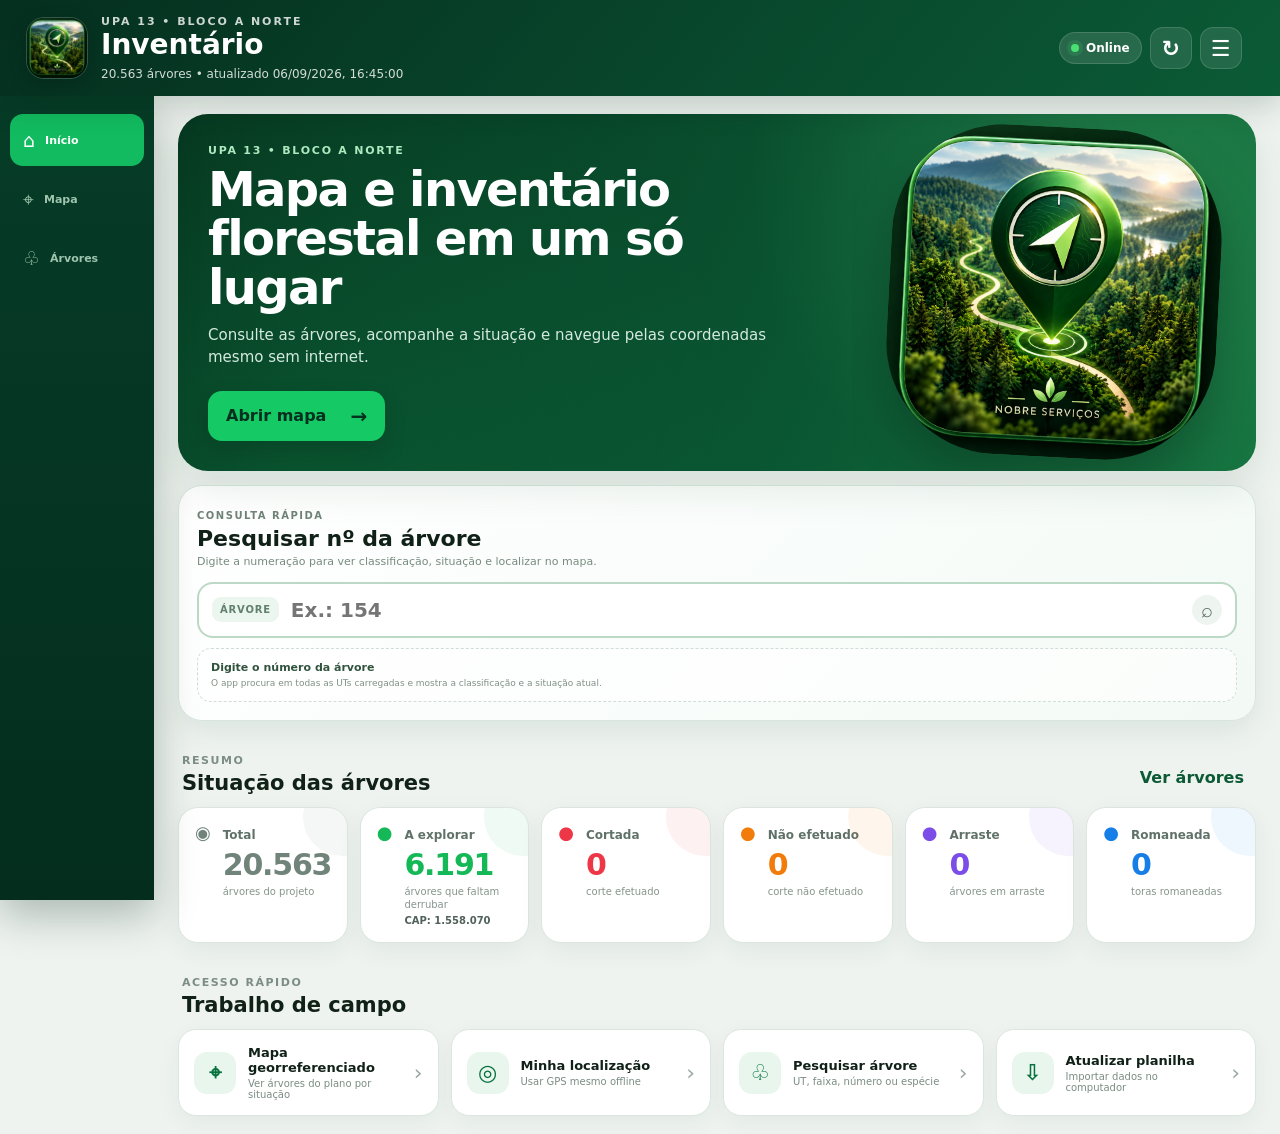
<file: V429_index.html>
<!doctype html>
<html lang="pt-BR">
<head>
  <meta charset="utf-8">
  <meta name="viewport" content="width=device-width,initial-scale=1,viewport-fit=cover,user-scalable=no">
  <meta name="theme-color" content="#062d1d">
  <title>Inventário</title>
  <link rel="manifest" href="manifest.webmanifest">
  <link rel="stylesheet" href="styles.css?v=429">
</head>
<body>
<div class="app-shell">
  <header class="app-header">
    <div class="brand-block">
      <img src="app_icon.png" class="brand-icon" alt="">
      <div>
        <div class="mobile-brand">NOBRE FLORESTAL</div><div class="brand-name" id="projectHeaderName">UPA 13 • BLOCO A NORTE</div>
        <h1>Inventário</h1>
        <div class="header-meta"><span id="syncStatus">Sem dados carregados</span></div>
      </div>
    </div>
    <div class="header-actions">
      <span id="networkPill" class="network-pill"><i></i><span>Online</span></span>
      <button class="icon-action" id="syncBtn" title="Sincronizar" aria-label="Sincronizar">↻</button>
      <button class="icon-action" id="settingsBtn" title="Configurações" aria-label="Configurações">☰</button>
    </div>
  </header>

  <main class="main-content">
    <section class="screen active" id="homeScreen">
      <div class="hero-card">
        <div class="hero-copy">
          <span class="hero-kicker" id="projectHeroName">UPA 13 • BLOCO A NORTE</span>
          <h2>Mapa e inventário florestal em um só lugar</h2>
          <p>Consulte as árvores, acompanhe a situação e navegue pelas coordenadas mesmo sem internet.</p>
          <button class="primary-cta" data-go="map">Abrir mapa <span>→</span></button>
        </div>
        <div class="hero-art"><img src="app_icon.png" alt="Mapa florestal"></div>
      </div>


      <section class="home-tree-search">
        <div class="home-search-head">
          <div>
            <span>Consulta rápida</span>
            <h3>Pesquisar nº da árvore</h3>
            <p>Digite a numeração para ver classificação, situação e localizar no mapa.</p>
          </div>
        </div>
        <div class="home-search-input">
          <span>Árvore</span>
          <input id="homeTreeSearch" inputmode="numeric" autocomplete="off" placeholder="Ex.: 154">
          <button id="homeTreeSearchBtn" class="home-tree-search-btn" type="button" aria-label="Pesquisar árvore" title="Pesquisar">⌕</button>
          <button id="homeTreeClear" hidden aria-label="Limpar pesquisa">×</button>
        </div>
        <div class="home-search-results" id="homeSearchResults">
          <div class="home-search-empty">
            <b>Digite o número da árvore</b>
            <small>O app procura em todas as UTs carregadas e mostra a classificação e a situação atual.</small>
          </div>
        </div>
      </section>

      <div class="section-title"><div><span>Resumo</span><h3>Situação das árvores</h3></div><button class="ghost-btn" data-go="trees">Ver árvores</button></div>
      <section class="kpi-grid">
        <article class="kpi-card total"><div class="kpi-icon">◉</div><div><span>Total</span><strong id="kpiTotal">0</strong><small>árvores do projeto</small></div></article>
        <article class="kpi-card explorar"><div class="kpi-icon">●</div><div><span>A explorar</span><strong id="kpiExplorar">0</strong><small id="kpiExplorarMeta">árvores que faltam derrubar</small><em id="kpiExplorarCap">CAP: 0</em></div></article>
        <article class="kpi-card cortada"><div class="kpi-icon">●</div><div><span>Cortada</span><strong id="kpiCorte">0</strong><small>corte efetuado</small></div></article>
        <article class="kpi-card nao"><div class="kpi-icon">●</div><div><span>Não efetuado</span><strong id="kpiNao">0</strong><small>corte não efetuado</small></div></article>
        <article class="kpi-card arraste"><div class="kpi-icon">●</div><div><span>Arraste</span><strong id="kpiArraste">0</strong><small>árvores em arraste</small></div></article>
        <article class="kpi-card romaneada"><div class="kpi-icon">●</div><div><span>Romaneada</span><strong id="kpiRomaneada">0</strong><small>toras romaneadas</small></div></article>
      </section>

      <div class="section-title"><div><span>Acesso rápido</span><h3>Trabalho de campo</h3></div></div>
      <div class="quick-grid">
        <button class="quick-card" data-go="map"><b class="quick-symbol">⌖</b><span><strong>Mapa georreferenciado</strong><small>Ver árvores do plano por situação</small></span><i>›</i></button>
        <button class="quick-card" id="locateQuick"><b class="quick-symbol">◎</b><span><strong>Minha localização</strong><small>Usar GPS mesmo offline</small></span><i>›</i></button>
        <button class="quick-card" data-go="trees"><b class="quick-symbol">♧</b><span><strong>Pesquisar árvore</strong><small>UT, faixa, número ou espécie</small></span><i>›</i></button>
        <button class="quick-card" id="importQuick"><b class="quick-symbol">⇩</b><span><strong>Atualizar planilha</strong><small>Importar dados no computador</small></span><i>›</i></button>
      </div>
    </section>

    <section class="screen map-screen" id="mapScreen">
      <div class="mobile-field-dashboard map-search-only">
        <div class="mobile-map-search">
          <span>⌕</span><input id="mapTreeSearch" inputmode="numeric" autocomplete="off" placeholder="Pesquisar nº da árvore..."><button id="mapTreeSearchBtn" aria-label="Pesquisar árvore" title="Pesquisar">⌕</button>
        </div>
      </div>
      <div class="map-topbar">
        <div>
          <span id="projectMapName">UPA 13 • BLOCO A NORTE</span>
          <strong>Mapa georreferenciado</strong>
        </div>
        <div class="map-actions">
          <button class="map-round mobile-map-picker-btn" id="mobileMapPickerBtn" title="Escolher mapa offline">MAPAS</button>
          <button class="map-round" id="filterMapBtn" title="Filtros">≡</button>
          <button class="map-round nav-location-btn" id="myLocationBtn" title="Minha localização / acompanhar GPS"><span class="nav-location-pointer">➤</span></button>
          <button class="map-round label-toggle active" id="labelsToggleBtn" title="Mostrar/ocultar numeração">Nº</button>
          <button class="map-round trees-toggle active" id="treesToggleBtn" title="Mostrar/ocultar árvores">Árv</button>
          <button class="map-round" id="fitMapBtn" title="Enquadrar">⌗</button>
        </div>
      </div>
      <div class="map-wrap" id="mapWrap">
        <canvas id="geoMap"></canvas>
        <div class="map-tools-dock" id="mapToolsDock" hidden>
          <button class="dock-btn" id="dockMarkerBtn" title="Adicionar marcador">⌖</button>
          <button class="dock-btn" id="dockLabelBtn" title="Mostrar/ocultar numeração">✎</button>
          <button class="dock-btn" id="dockTrackBtn" title="Abrir/fechar rastreio">〰</button>
          <button class="dock-btn" id="dockExportBtn" title="Exportar SHP">▤</button>
          <button class="dock-btn" id="dockFitBtn" title="Enquadrar mapa">↗</button>
          <button class="dock-btn" id="dockCompassBtn" title="Mostrar/ocultar bússola">✥</button>
          <button class="dock-btn" id="dockTargetBtn" title="Centralizar localização">◎</button>
        </div>
        <div class="track-dock-panel" id="trackDockPanel" hidden>
          <div class="track-dock-head">
            <button class="track-toggle bottom" id="trackToggleBtn" title="Iniciar ou parar rastreamento do percurso"><span>●</span><b>Novo rastreio</b></button>
            <button class="track-collapse-btn" id="trackCollapseBtn" title="Recolher detalhes" aria-label="Recolher detalhes" hidden>⌄</button>
          </div>
          <div class="track-hud bottom" id="trackHud" hidden>
            <div class="track-rec" id="trackRecDot">●</div>
            <div class="track-main-info"><small id="trackStatusText">ÚLTIMO PERCURSO</small><strong id="trackDistance">0 m</strong><span id="trackInfo">0 pontos • 00:00</span></div>
            <div class="track-extra" id="trackExtra">
              <span><small>Direção</small><b id="trackHeading">—</b></span>
              <span><small>Velocidade</small><b id="trackSpeed">0,0 km/h</b></span>
              <span><small>Média</small><b id="trackAvgSpeed">0,0 km/h</b></span>
            </div>
            <button id="trackExportBtn" hidden>Exportar SHP</button>
          </div>
        </div>
        <div class="map-compass" id="mapCompass" hidden aria-label="Bússola">
          <div class="compass-cardinal compass-n">N</div>
          <div class="compass-cardinal compass-e">L</div>
          <div class="compass-cardinal compass-s">S</div>
          <div class="compass-cardinal compass-w">O</div>
          <div class="compass-needle" id="compassNeedle"><span></span></div>
          <div class="compass-center"></div>
          <div class="compass-deg" id="compassDeg">0°</div>
        </div>
        <div class="map-count" id="mapCount">0 árvores no mapa</div>
        <div class="map-legend" id="mapLegend">
          <span><i class="c-explorar"></i>A explorar</span>
          <span><i class="c-cortada"></i>Cortada</span>
          <span><i class="c-nao"></i>Não efetuado</span>
          <span><i class="c-arraste"></i>Arraste</span>
          <span><i class="c-romaneada"></i>Romaneada</span>
          <span class="map-note">A árvore permanece no mapa e troca de cor conforme a situação.</span>
        </div>
        <div class="nav-hud" id="navHud" hidden>
          <div class="nav-arrow" id="navArrow"><span>▲</span></div>
          <div><small>NAVEGAÇÃO OFFLINE</small><strong id="navDistance">—</strong><span id="navBearing">Aguardando GPS...</span></div>
          <button id="stopNavBtn">Parar</button>
        </div>
      </div>

    </section>

    <section class="screen" id="treesScreen">
      <div class="screen-heading">
        <div><span>Inventário</span><h2>Árvores</h2><p id="resultCount">0 árvores</p></div>
        <button class="filter-button" id="filterTreesBtn">Filtros <b id="filterCount" hidden>0</b></button>
      </div>
      <div class="search-box"><span>⌕</span><input id="searchInput" placeholder="Buscar nº, espécie, UT, faixa, motosserrista..."><button id="clearSearch" hidden>×</button></div>
      <div class="status-chips" id="statusChips">
        <button class="active" data-status="">Todas</button><button data-status="A EXPLORAR">A explorar</button><button data-status="CORTADA">Cortada</button><button data-status="CORTE NÃO EFETUADO">Não efetuado</button><button data-status="ARRASTE">Arraste</button><button data-status="ROMANEADA">Romaneada</button>
      </div>
      <div class="tree-list" id="treeList"></div>
      <div class="pager" id="pager"><button id="prevPage">← Anterior</button><span id="pageInfo">1 / 1</span><button id="nextPage">Próxima →</button></div>
    </section>
  </main>

  <nav class="bottom-nav" id="bottomNav">
    <button class="active" data-go="home"><span>⌂</span><b>Início</b></button>
    <button data-go="map"><span>⌖</span><b>Mapa</b></button>
    <button data-go="trees"><span>♧</span><b>Árvores</b></button>
  </nav>
</div>

<input id="excelFile" type="file" accept=".xls,.xlsx,.xlsm,.csv" hidden>
<input id="mapImageFile" type="file" accept="image/png,image/jpeg,image/webp" hidden>

<dialog id="filterDialog" class="modal-dialog">
  <form method="dialog" class="modal-card" onsubmit="return false">
    <div class="modal-head"><div><span>Refinar resultados</span><h2>Filtros</h2></div><button class="close-modal" type="button" value="cancel">×</button></div>
    <label>UT<select id="utFilter"><option value="">Todas</option></select></label>
    <label>Faixa<select id="faixaFilter"><option value="">Todas</option></select></label>
    <label>Motosserrista<select id="motoFilter"><option value="">Todos</option></select></label>
    <label>Situação<select id="statusFilter"><option value="">Todas</option><option>A EXPLORAR</option><option>CORTADA</option><option>CORTE NÃO EFETUADO</option><option>ARRASTE</option><option>ROMANEADA</option><option>SEM SITUAÇÃO</option></select></label>
    <div class="modal-actions"><button class="secondary-btn" id="clearFiltersBtn">Limpar</button><button class="primary-btn" id="applyFiltersBtn">Aplicar</button></div>
  </form>
</dialog>


<dialog id="mobileMapDialog" class="modal-dialog mobile-map-dialog">
  <form method="dialog" class="modal-card mobile-map-card" onsubmit="return false">
    <div class="modal-head">
      <div><span>Uso offline</span><h2>Escolher mapa</h2></div>
      <button class="close-modal" id="mobileMapCloseBtn" type="button" value="cancel" aria-label="Fechar">×</button>
    </div>
    <div class="mobile-map-offline-note">
      <b>✓ Funciona sem internet</b>
      <span>Escolha um mapa, todos juntos ou adicione um PDF direto do celular. Depois funciona offline.</span>
    </div>
    <div class="mobile-map-actions">
      <button type="button" class="primary-btn" id="mobileAddPdfBtn">＋ Adicionar PDF do celular</button>
      <button type="button" class="primary-btn" id="mobileUseAllMapsBtn">🗺 Usar todos os mapas</button>
      <button type="button" class="secondary-btn" id="mobileRefreshMapsBtn">↻ Atualizar do PC</button>
    </div>
    <div id="mobileMapList" class="mobile-map-list"></div>
  </form>
</dialog>

<dialog id="settingsDialog" class="modal-dialog">
  <form method="dialog" class="modal-card settings-card" onsubmit="return false">
    <div class="modal-head"><div><span>Nobre Florestal</span><h2>Configurações</h2></div><button class="close-modal" id="settingsCloseBtn" type="button" value="cancel" aria-label="Fechar configurações">×</button></div>
    <div class="setting-section"><h3>Sincronização PC ↔ celular</h3><p>Use a mesma URL e chave no computador e no celular. O celular guarda a última atualização para trabalhar offline.</p>
      <div class="settings-lock-row"><span class="settings-lock-badge">Bloqueado</span><button class="secondary-btn" id="settingsEditBtn">✎ Editar</button></div>
      <label>URL do Apps Script<input id="apiUrl" placeholder="https://script.google.com/macros/s/.../exec"></label>
      <label>Chave de sincronização<input id="syncKey" placeholder="NOBRE-UPA13-2026"></label>
      <button class="primary-btn full" id="saveSettingsBtn">Salvar alterações</button>
    </div>
    <div class="setting-section"><h3>Dados</h3>
      <div class="last-file-card"><span>✓</span><div><strong>Última planilha salva</strong><small id="lastWorkbookInfo">Carregando...</small></div></div>
      <button class="settings-row" id="importBtn"><span>⇩</span><div><strong>Carregar planilha</strong><small>.xls, .xlsx ou .csv</small></div><i>›</i></button>
      <button class="settings-row" id="watchFileBtn"><span>↻</span><div><strong>Vincular planilha automática</strong><small>Chrome/Edge no computador</small></div><i>›</i></button>
      <button class="settings-row" id="refreshCloudBtn"><span>☁</span><div><strong>Buscar atualização</strong><small>Sincronizar agora</small></div><i>›</i></button>
    </div>
    <div class="setting-section pc-only project-map-section"><h3>Novo projeto / mapa georreferenciado</h3>
      <p>Para UPA 14, UPA 15 e outros projetos: carregue a nova planilha e depois o mapa. O nome da UPA é lido da planilha; o bloco pode ser lido da planilha ou informado aqui.</p>
      <div class="project-grid">
        <label>UPA<input id="projectUpaInput" placeholder="Ex.: 14"></label>
        <label>Bloco<input id="projectBlockInput" placeholder="Ex.: A NORTE"></label>
      </div>
      <div class="last-file-card map-file-card"><span>⌖</span><div><strong>Mapa atual do projeto</strong><small id="mapFileInfo">Mapa padrão UPA 13</small></div></div>
      <button class="settings-row" id="mapImportBtn"><span>▣</span><div><strong>Adicionar / trocar mapa</strong><small>PNG, JPG ou WEBP</small></div><i>›</i></button>
      <div class="map-calibration-card">
        <strong>Encaixe das árvores no mapa</strong>
        <small>Use “Auto encaixar” e, se necessário, ajuste os limites pelas coordenadas do mapa.</small>
        <div class="bounds-grid">
          <label>Norte<input id="mapNorthInput" inputmode="decimal"></label>
          <label>Sul<input id="mapSouthInput" inputmode="decimal"></label>
          <label>Oeste<input id="mapWestInput" inputmode="decimal"></label>
          <label>Leste<input id="mapEastInput" inputmode="decimal"></label>
        </div>
        <button class="secondary-btn full" id="autoFitBoundsBtn">Auto encaixar pelas árvores</button>
      </div>
      <button class="primary-btn full" id="saveProjectMapBtn">Salvar projeto e enviar aos celulares</button>
    </div>
    <div class="setting-section"><h3>Modo offline</h3><div class="offline-info"><b>✓</b><div><strong>Mapa e dados locais</strong><small>Depois da sincronização, o inventário e TODOS os mapas do projeto ficam salvos no aparelho. Você pode escolher um mapa ou usar todos juntos sem internet. A navegação usa GPS offline e mostra sua posição com ponto azul até o destino.</small></div></div><div class="app-version-badge">Versão Android 4.26 • final • todos os mapas abrem iguais ao PC</div></div>
  </form>
</dialog>

<dialog id="markerDialog" class="modal-dialog marker-dialog">
  <form method="dialog" class="modal-card marker-card" onsubmit="return false">
    <div class="modal-head"><div><span>Mapa</span><h2 id="markerDialogTitle">Novo marcador</h2></div><button class="close-modal marker-cancel" id="markerCancelX" type="button" aria-label="Fechar">×</button></div>
    <label>Nome do marcador <small>(opcional)</small><input id="markerNameInput" maxlength="80" placeholder="Pode deixar em branco"></label>
    <div class="marker-coord" id="markerCoordText"></div>
    <div class="modal-actions marker-actions">
      <button class="danger-btn" id="markerDeleteBtn" type="button" hidden>Excluir</button>
      <button class="secondary-btn" id="markerCancelBtn" type="button">Cancelar</button>
      <button class="primary-btn" id="markerSaveBtn" type="button">Salvar marcador</button>
    </div>
  </form>
</dialog>

<dialog id="treeDialog" class="sheet-dialog">
  <div class="tree-sheet">
    <div class="sheet-grabber"></div>
    <button class="sheet-close" id="closeTreeDialog">×</button>
    <div class="tree-status" id="treeStatus"><i></i><span>Situação</span></div>
    <h2 id="treeDialogTitle">Árvore</h2>
    <p id="treeSubtitle"></p>
    <div class="tree-details" id="treeDetails"></div>
    <div class="tree-actions" id="treeActions"></div>
  </div>
</dialog>

<div class="toast" id="toast" hidden></div>
<script src="initial_data.js?v=429"></script>
<script src="app.js?v=429"></script>
</body>
</html>
</file>
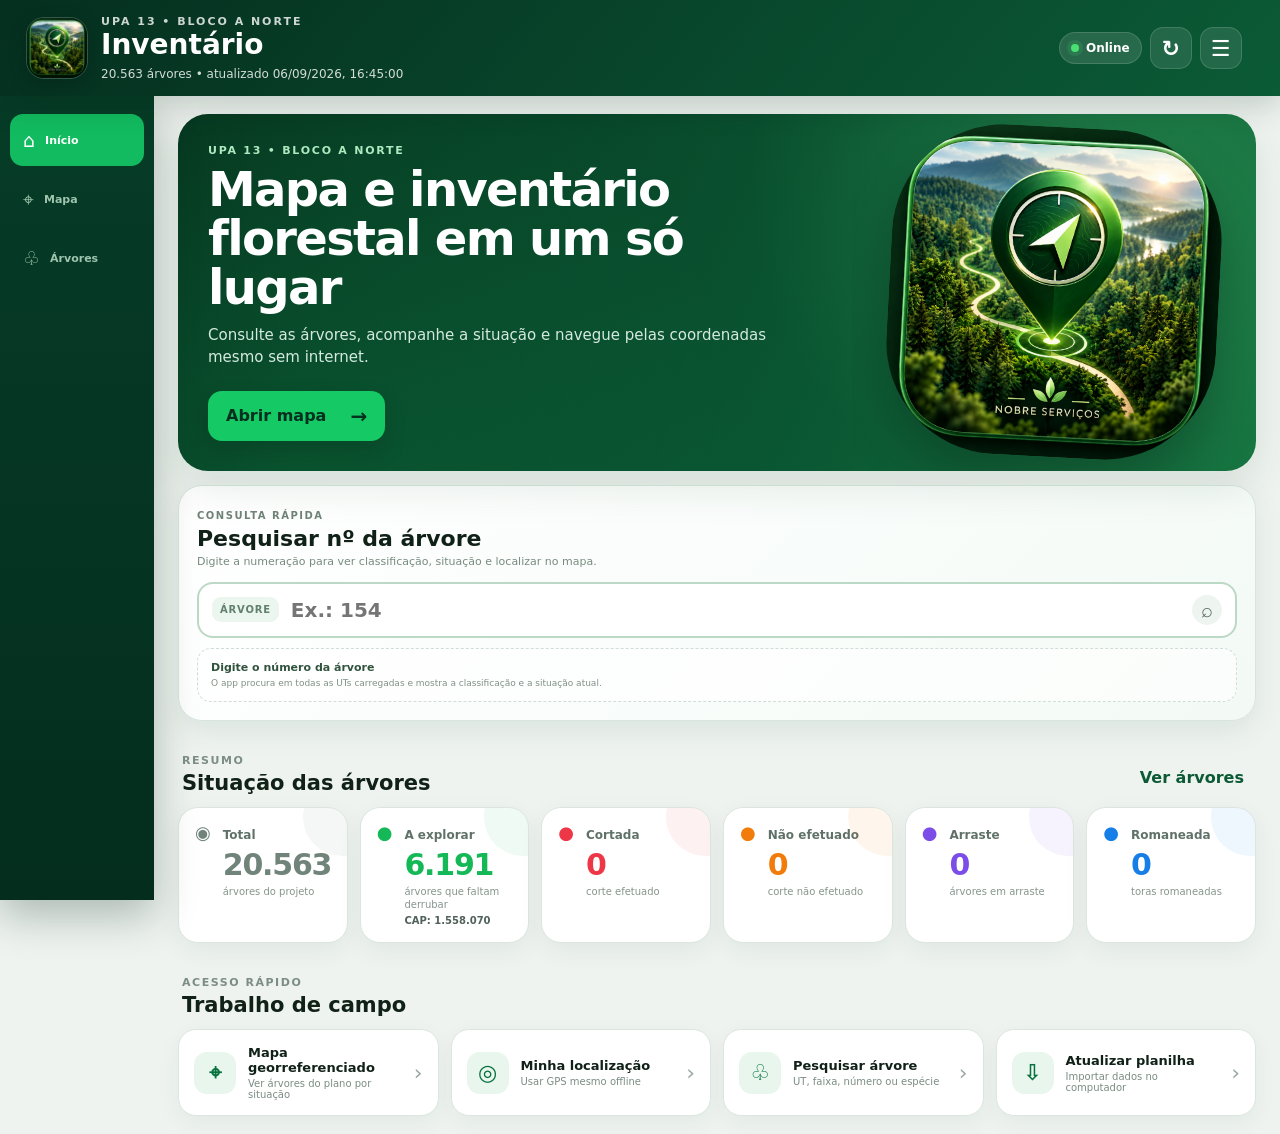
<file: V430_index.html>
<!doctype html>
<html lang="pt-BR">
<head>
  <meta charset="utf-8">
  <meta name="viewport" content="width=device-width,initial-scale=1,viewport-fit=cover,user-scalable=no">
  <meta name="theme-color" content="#062d1d">
  <title>Inventário</title>
  <link rel="manifest" href="manifest.webmanifest">
  <link rel="stylesheet" href="styles.css?v=430">
</head>
<body>
<div class="app-shell">
  <header class="app-header">
    <div class="brand-block">
      <img src="app_icon.png" class="brand-icon" alt="">
      <div>
        <div class="mobile-brand">NOBRE FLORESTAL</div><div class="brand-name" id="projectHeaderName">UPA 13 • BLOCO A NORTE</div>
        <h1>Inventário</h1>
        <div class="header-meta"><span id="syncStatus">Sem dados carregados</span></div>
      </div>
    </div>
    <div class="header-actions">
      <span id="networkPill" class="network-pill"><i></i><span>Online</span></span>
      <button class="icon-action" id="syncBtn" title="Sincronizar" aria-label="Sincronizar">↻</button>
      <button class="icon-action" id="settingsBtn" title="Configurações" aria-label="Configurações">☰</button>
    </div>
  </header>

  <main class="main-content">
    <section class="screen active" id="homeScreen">
      <div class="hero-card">
        <div class="hero-copy">
          <span class="hero-kicker" id="projectHeroName">UPA 13 • BLOCO A NORTE</span>
          <h2>Mapa e inventário florestal em um só lugar</h2>
          <p>Consulte as árvores, acompanhe a situação e navegue pelas coordenadas mesmo sem internet.</p>
          <button class="primary-cta" data-go="map">Abrir mapa <span>→</span></button>
        </div>
        <div class="hero-art"><img src="app_icon.png" alt="Mapa florestal"></div>
      </div>


      <section class="home-tree-search">
        <div class="home-search-head">
          <div>
            <span>Consulta rápida</span>
            <h3>Pesquisar nº da árvore</h3>
            <p>Digite a numeração para ver classificação, situação e localizar no mapa.</p>
          </div>
        </div>
        <div class="home-search-input">
          <span>Árvore</span>
          <input id="homeTreeSearch" inputmode="numeric" autocomplete="off" placeholder="Ex.: 154">
          <button id="homeTreeSearchBtn" class="home-tree-search-btn" type="button" aria-label="Pesquisar árvore" title="Pesquisar">⌕</button>
          <button id="homeTreeClear" hidden aria-label="Limpar pesquisa">×</button>
        </div>
        <div class="home-search-results" id="homeSearchResults">
          <div class="home-search-empty">
            <b>Digite o número da árvore</b>
            <small>O app procura em todas as UTs carregadas e mostra a classificação e a situação atual.</small>
          </div>
        </div>
      </section>

      <div class="section-title"><div><span>Resumo</span><h3>Situação das árvores</h3></div><button class="ghost-btn" data-go="trees">Ver árvores</button></div>
      <section class="kpi-grid">
        <article class="kpi-card total"><div class="kpi-icon">◉</div><div><span>Total</span><strong id="kpiTotal">0</strong><small>árvores do projeto</small></div></article>
        <article class="kpi-card explorar"><div class="kpi-icon">●</div><div><span>A explorar</span><strong id="kpiExplorar">0</strong><small id="kpiExplorarMeta">árvores que faltam derrubar</small><em id="kpiExplorarCap">CAP: 0</em></div></article>
        <article class="kpi-card cortada"><div class="kpi-icon">●</div><div><span>Cortada</span><strong id="kpiCorte">0</strong><small>corte efetuado</small></div></article>
        <article class="kpi-card nao"><div class="kpi-icon">●</div><div><span>Não efetuado</span><strong id="kpiNao">0</strong><small>corte não efetuado</small></div></article>
        <article class="kpi-card arraste"><div class="kpi-icon">●</div><div><span>Arraste</span><strong id="kpiArraste">0</strong><small>árvores em arraste</small></div></article>
        <article class="kpi-card romaneada"><div class="kpi-icon">●</div><div><span>Romaneada</span><strong id="kpiRomaneada">0</strong><small>toras romaneadas</small></div></article>
      </section>

      <div class="section-title"><div><span>Acesso rápido</span><h3>Trabalho de campo</h3></div></div>
      <div class="quick-grid">
        <button class="quick-card" data-go="map"><b class="quick-symbol">⌖</b><span><strong>Mapa georreferenciado</strong><small>Ver árvores do plano por situação</small></span><i>›</i></button>
        <button class="quick-card" id="locateQuick"><b class="quick-symbol">◎</b><span><strong>Minha localização</strong><small>Usar GPS mesmo offline</small></span><i>›</i></button>
        <button class="quick-card" data-go="trees"><b class="quick-symbol">♧</b><span><strong>Pesquisar árvore</strong><small>UT, faixa, número ou espécie</small></span><i>›</i></button>
        <button class="quick-card" id="importQuick"><b class="quick-symbol">⇩</b><span><strong>Atualizar planilha</strong><small>Importar dados no computador</small></span><i>›</i></button>
      </div>
    </section>

    <section class="screen map-screen" id="mapScreen">
      <div class="mobile-field-dashboard map-search-only">
        <div class="mobile-map-search">
          <span>⌕</span><input id="mapTreeSearch" inputmode="numeric" autocomplete="off" placeholder="Pesquisar nº da árvore..."><button id="mapTreeSearchBtn" aria-label="Pesquisar árvore" title="Pesquisar">⌕</button>
        </div>
      </div>
      <div class="map-topbar">
        <div>
          <span id="projectMapName">UPA 13 • BLOCO A NORTE</span>
          <strong>Mapa georreferenciado</strong>
        </div>
        <div class="map-actions">
          <button class="map-round mobile-map-picker-btn" id="mobileMapPickerBtn" title="Escolher mapa offline">MAPAS</button>
          <button class="map-round" id="filterMapBtn" title="Filtros">≡</button>
          <button class="map-round nav-location-btn" id="myLocationBtn" title="Minha localização / acompanhar GPS"><span class="nav-location-pointer">➤</span></button>
          <button class="map-round label-toggle active" id="labelsToggleBtn" title="Mostrar/ocultar numeração">Nº</button>
          <button class="map-round trees-toggle active" id="treesToggleBtn" title="Mostrar/ocultar árvores">Árv</button>
          <button class="map-round" id="fitMapBtn" title="Enquadrar">⌗</button>
        </div>
      </div>
      <div class="map-wrap" id="mapWrap">
        <canvas id="geoMap"></canvas>
        <div class="map-tools-dock" id="mapToolsDock" hidden>
          <button class="dock-btn" id="dockMarkerBtn" title="Adicionar marcador">⌖</button>
          <button class="dock-btn" id="dockLabelBtn" title="Mostrar/ocultar numeração">✎</button>
          <button class="dock-btn" id="dockTrackBtn" title="Abrir/fechar rastreio">〰</button>
          <button class="dock-btn" id="dockExportBtn" title="Exportar SHP">▤</button>
          <button class="dock-btn" id="dockFitBtn" title="Enquadrar mapa">↗</button>
          <button class="dock-btn" id="dockCompassBtn" title="Mostrar/ocultar bússola">✥</button>
          <button class="dock-btn" id="dockTargetBtn" title="Centralizar localização">◎</button>
        </div>
        <div class="track-dock-panel" id="trackDockPanel" hidden>
          <div class="track-dock-head">
            <button class="track-toggle bottom" id="trackToggleBtn" title="Iniciar ou parar rastreamento do percurso"><span>●</span><b>Novo rastreio</b></button>
            <button class="track-collapse-btn" id="trackCollapseBtn" title="Recolher detalhes" aria-label="Recolher detalhes" hidden>⌄</button>
          </div>
          <div class="track-hud bottom" id="trackHud" hidden>
            <div class="track-rec" id="trackRecDot">●</div>
            <div class="track-main-info"><small id="trackStatusText">ÚLTIMO PERCURSO</small><strong id="trackDistance">0 m</strong><span id="trackInfo">0 pontos • 00:00</span></div>
            <div class="track-extra" id="trackExtra">
              <span><small>Direção</small><b id="trackHeading">—</b></span>
              <span><small>Velocidade</small><b id="trackSpeed">0,0 km/h</b></span>
              <span><small>Média</small><b id="trackAvgSpeed">0,0 km/h</b></span>
            </div>
            <button id="trackExportBtn" hidden>Exportar SHP</button>
          </div>
        </div>
        <div class="map-compass" id="mapCompass" hidden aria-label="Bússola">
          <div class="compass-cardinal compass-n">N</div>
          <div class="compass-cardinal compass-e">L</div>
          <div class="compass-cardinal compass-s">S</div>
          <div class="compass-cardinal compass-w">O</div>
          <div class="compass-needle" id="compassNeedle"><span></span></div>
          <div class="compass-center"></div>
          <div class="compass-deg" id="compassDeg">0°</div>
        </div>
        <div class="map-count" id="mapCount">0 árvores no mapa</div>
        <div class="map-legend" id="mapLegend">
          <span><i class="c-explorar"></i>A explorar</span>
          <span><i class="c-cortada"></i>Cortada</span>
          <span><i class="c-nao"></i>Não efetuado</span>
          <span><i class="c-arraste"></i>Arraste</span>
          <span><i class="c-romaneada"></i>Romaneada</span>
          <span class="map-note">A árvore permanece no mapa e troca de cor conforme a situação.</span>
        </div>
        <div class="nav-hud" id="navHud" hidden>
          <div class="nav-arrow" id="navArrow"><span>▲</span></div>
          <div><small>NAVEGAÇÃO OFFLINE</small><strong id="navDistance">—</strong><span id="navBearing">Aguardando GPS...</span></div>
          <button id="stopNavBtn">Parar</button>
        </div>
      </div>

    </section>

    <section class="screen" id="treesScreen">
      <div class="screen-heading">
        <div><span>Inventário</span><h2>Árvores</h2><p id="resultCount">0 árvores</p></div>
        <button class="filter-button" id="filterTreesBtn">Filtros <b id="filterCount" hidden>0</b></button>
      </div>
      <div class="search-box"><span>⌕</span><input id="searchInput" placeholder="Buscar nº, espécie, UT, faixa, motosserrista..."><button id="clearSearch" hidden>×</button></div>
      <div class="status-chips" id="statusChips">
        <button class="active" data-status="">Todas</button><button data-status="A EXPLORAR">A explorar</button><button data-status="CORTADA">Cortada</button><button data-status="CORTE NÃO EFETUADO">Não efetuado</button><button data-status="ARRASTE">Arraste</button><button data-status="ROMANEADA">Romaneada</button>
      </div>
      <div class="tree-list" id="treeList"></div>
      <div class="pager" id="pager"><button id="prevPage">← Anterior</button><span id="pageInfo">1 / 1</span><button id="nextPage">Próxima →</button></div>
    </section>
  </main>

  <nav class="bottom-nav" id="bottomNav">
    <button class="active" data-go="home"><span>⌂</span><b>Início</b></button>
    <button data-go="map"><span>⌖</span><b>Mapa</b></button>
    <button data-go="trees"><span>♧</span><b>Árvores</b></button>
  </nav>
</div>

<input id="excelFile" type="file" accept=".xls,.xlsx,.xlsm,.csv" hidden>
<input id="mapImageFile" type="file" accept="image/png,image/jpeg,image/webp" hidden>

<dialog id="filterDialog" class="modal-dialog">
  <form method="dialog" class="modal-card" onsubmit="return false">
    <div class="modal-head"><div><span>Refinar resultados</span><h2>Filtros</h2></div><button class="close-modal" type="button" value="cancel">×</button></div>
    <label>UT<select id="utFilter"><option value="">Todas</option></select></label>
    <label>Faixa<select id="faixaFilter"><option value="">Todas</option></select></label>
    <label>Motosserrista<select id="motoFilter"><option value="">Todos</option></select></label>
    <label>Situação<select id="statusFilter"><option value="">Todas</option><option>A EXPLORAR</option><option>CORTADA</option><option>CORTE NÃO EFETUADO</option><option>ARRASTE</option><option>ROMANEADA</option><option>SEM SITUAÇÃO</option></select></label>
    <div class="modal-actions"><button class="secondary-btn" id="clearFiltersBtn">Limpar</button><button class="primary-btn" id="applyFiltersBtn">Aplicar</button></div>
  </form>
</dialog>


<dialog id="mobileMapDialog" class="modal-dialog mobile-map-dialog">
  <form method="dialog" class="modal-card mobile-map-card" onsubmit="return false">
    <div class="modal-head">
      <div><span>Uso offline</span><h2>Escolher mapa</h2></div>
      <button class="close-modal" id="mobileMapCloseBtn" type="button" value="cancel" aria-label="Fechar">×</button>
    </div>
    <div class="mobile-map-offline-note">
      <b>✓ Funciona sem internet</b>
      <span>Escolha um mapa, todos juntos ou adicione um PDF direto do celular. Depois funciona offline.</span>
    </div>
    <div class="mobile-map-actions">
      <button type="button" class="primary-btn" id="mobileAddPdfBtn">＋ Adicionar PDF do celular</button>
      <button type="button" class="primary-btn" id="mobileUseAllMapsBtn">🗺 Usar todos os mapas</button>
      <button type="button" class="secondary-btn" id="mobileRefreshMapsBtn">↻ Atualizar do PC</button>
    </div>
    <div id="mobileMapList" class="mobile-map-list"></div>
  </form>
</dialog>

<dialog id="settingsDialog" class="modal-dialog">
  <form method="dialog" class="modal-card settings-card" onsubmit="return false">
    <div class="modal-head"><div><span>Nobre Florestal</span><h2>Configurações</h2></div><button class="close-modal" id="settingsCloseBtn" type="button" value="cancel" aria-label="Fechar configurações">×</button></div>
    <div class="setting-section"><h3>Sincronização PC ↔ celular</h3><p>Use a mesma URL e chave no computador e no celular. O celular guarda a última atualização para trabalhar offline.</p>
      <div class="settings-lock-row"><span class="settings-lock-badge">Bloqueado</span><button class="secondary-btn" id="settingsEditBtn">✎ Editar</button></div>
      <label>URL do Apps Script<input id="apiUrl" placeholder="https://script.google.com/macros/s/.../exec"></label>
      <label>Chave de sincronização<input id="syncKey" placeholder="NOBRE-UPA13-2026"></label>
      <button class="primary-btn full" id="saveSettingsBtn">Salvar alterações</button>
    </div>
    <div class="setting-section"><h3>Dados</h3>
      <div class="last-file-card"><span>✓</span><div><strong>Última planilha salva</strong><small id="lastWorkbookInfo">Carregando...</small></div></div>
      <button class="settings-row" id="importBtn"><span>⇩</span><div><strong>Carregar planilha</strong><small>.xls, .xlsx ou .csv</small></div><i>›</i></button>
      <button class="settings-row" id="watchFileBtn"><span>↻</span><div><strong>Vincular planilha automática</strong><small>Chrome/Edge no computador</small></div><i>›</i></button>
      <button class="settings-row" id="refreshCloudBtn"><span>☁</span><div><strong>Buscar atualização</strong><small>Sincronizar agora</small></div><i>›</i></button>
    </div>
    <div class="setting-section pc-only project-map-section"><h3>Novo projeto / mapa georreferenciado</h3>
      <p>Para UPA 14, UPA 15 e outros projetos: carregue a nova planilha e depois o mapa. O nome da UPA é lido da planilha; o bloco pode ser lido da planilha ou informado aqui.</p>
      <div class="project-grid">
        <label>UPA<input id="projectUpaInput" placeholder="Ex.: 14"></label>
        <label>Bloco<input id="projectBlockInput" placeholder="Ex.: A NORTE"></label>
      </div>
      <div class="last-file-card map-file-card"><span>⌖</span><div><strong>Mapa atual do projeto</strong><small id="mapFileInfo">Mapa padrão UPA 13</small></div></div>
      <button class="settings-row" id="mapImportBtn"><span>▣</span><div><strong>Adicionar / trocar mapa</strong><small>PNG, JPG ou WEBP</small></div><i>›</i></button>
      <div class="map-calibration-card">
        <strong>Encaixe das árvores no mapa</strong>
        <small>Use “Auto encaixar” e, se necessário, ajuste os limites pelas coordenadas do mapa.</small>
        <div class="bounds-grid">
          <label>Norte<input id="mapNorthInput" inputmode="decimal"></label>
          <label>Sul<input id="mapSouthInput" inputmode="decimal"></label>
          <label>Oeste<input id="mapWestInput" inputmode="decimal"></label>
          <label>Leste<input id="mapEastInput" inputmode="decimal"></label>
        </div>
        <button class="secondary-btn full" id="autoFitBoundsBtn">Auto encaixar pelas árvores</button>
      </div>
      <button class="primary-btn full" id="saveProjectMapBtn">Salvar projeto e enviar aos celulares</button>
    </div>
    <div class="setting-section"><h3>Modo offline</h3><div class="offline-info"><b>✓</b><div><strong>Mapa e dados locais</strong><small>Depois da sincronização, o inventário e TODOS os mapas do projeto ficam salvos no aparelho. Você pode escolher um mapa ou usar todos juntos sem internet. A navegação usa GPS offline e mostra sua posição com ponto azul até o destino.</small></div></div><div class="app-version-badge">Versão Android 4.26 • final • todos os mapas abrem iguais ao PC</div></div>
  </form>
</dialog>

<dialog id="markerDialog" class="modal-dialog marker-dialog">
  <form method="dialog" class="modal-card marker-card" onsubmit="return false">
    <div class="modal-head"><div><span>Mapa</span><h2 id="markerDialogTitle">Novo marcador</h2></div><button class="close-modal marker-cancel" id="markerCancelX" type="button" aria-label="Fechar">×</button></div>
    <label>Nome do marcador <small>(opcional)</small><input id="markerNameInput" maxlength="80" placeholder="Pode deixar em branco"></label>
    <div class="marker-coord" id="markerCoordText"></div>
    <div class="modal-actions marker-actions">
      <button class="danger-btn" id="markerDeleteBtn" type="button" hidden>Excluir</button>
      <button class="secondary-btn" id="markerCancelBtn" type="button">Cancelar</button>
      <button class="primary-btn" id="markerSaveBtn" type="button">Salvar marcador</button>
    </div>
  </form>
</dialog>

<dialog id="treeDialog" class="sheet-dialog">
  <div class="tree-sheet">
    <div class="sheet-grabber"></div>
    <button class="sheet-close" id="closeTreeDialog">×</button>
    <div class="tree-status" id="treeStatus"><i></i><span>Situação</span></div>
    <h2 id="treeDialogTitle">Árvore</h2>
    <p id="treeSubtitle"></p>
    <div class="tree-details" id="treeDetails"></div>
    <div class="tree-actions" id="treeActions"></div>
  </div>
</dialog>

<div class="toast" id="toast" hidden></div>
<script src="initial_data.js?v=430"></script>
<script src="app.js?v=430"></script>
</body>
</html>
</file>
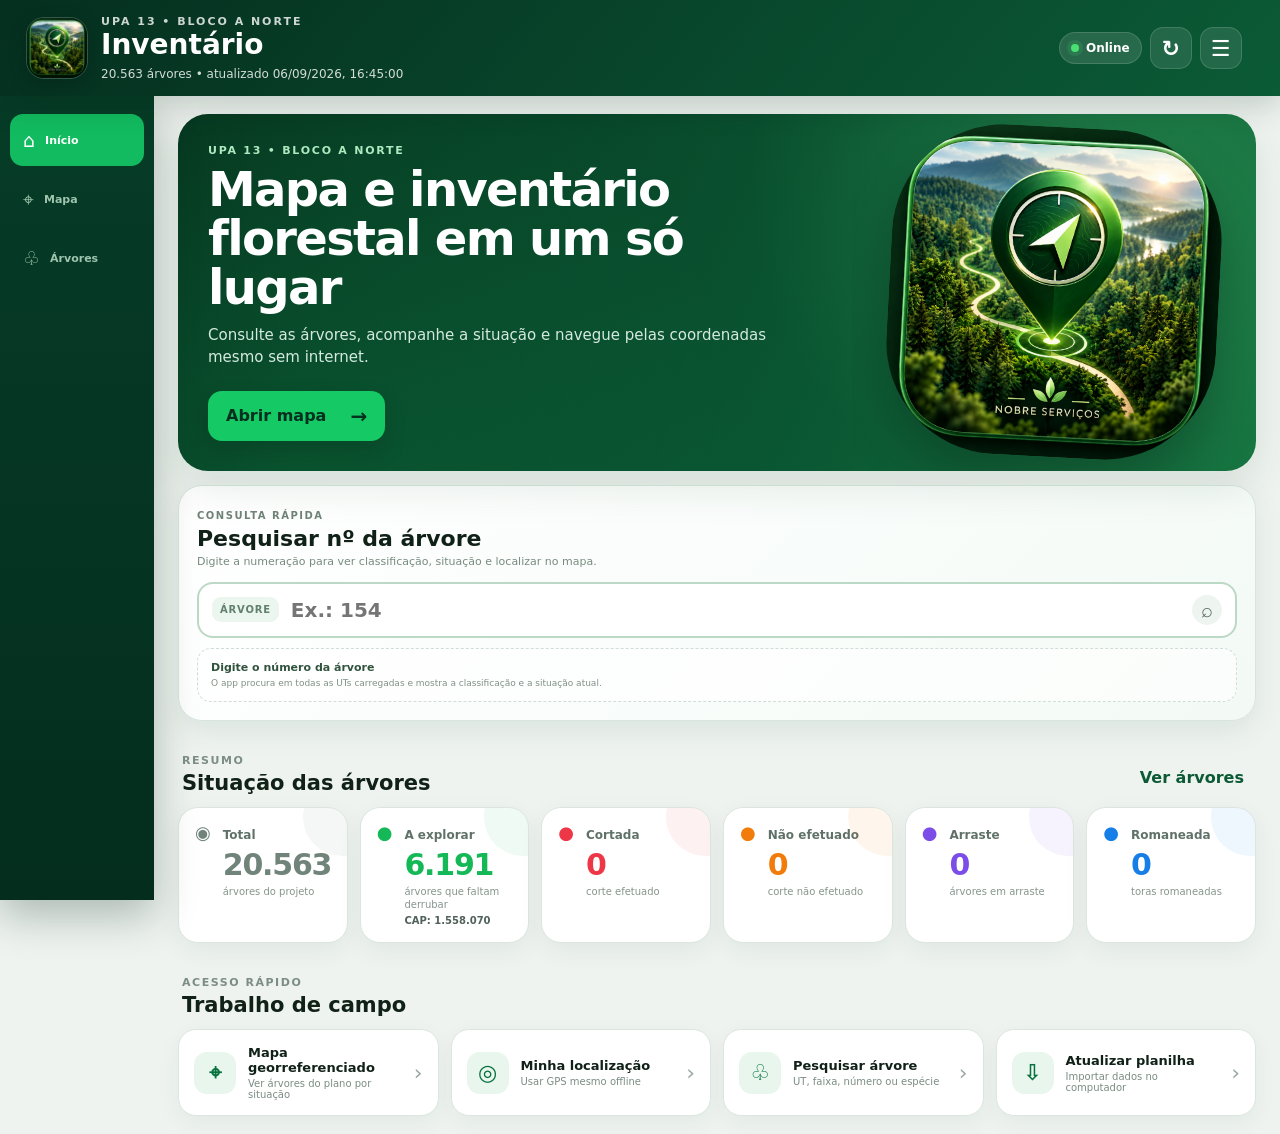
<file: V431_index.html>
<!doctype html>
<html lang="pt-BR">
<head>
  <meta charset="utf-8">
  <meta name="viewport" content="width=device-width,initial-scale=1,viewport-fit=cover,user-scalable=no">
  <meta name="theme-color" content="#062d1d">
  <title>Inventário</title>
  <link rel="manifest" href="manifest.webmanifest">
  <link rel="stylesheet" href="styles.css?v=431">
</head>
<body>
<div class="app-shell">
  <header class="app-header">
    <div class="brand-block">
      <img src="app_icon.png" class="brand-icon" alt="">
      <div>
        <div class="mobile-brand">NOBRE FLORESTAL</div><div class="brand-name" id="projectHeaderName">UPA 13 • BLOCO A NORTE</div>
        <h1>Inventário</h1>
        <div class="header-meta"><span id="syncStatus">Sem dados carregados</span></div>
      </div>
    </div>
    <div class="header-actions">
      <span id="networkPill" class="network-pill"><i></i><span>Online</span></span>
      <button class="icon-action" id="syncBtn" title="Sincronizar" aria-label="Sincronizar">↻</button>
      <button class="icon-action" id="settingsBtn" title="Configurações" aria-label="Configurações">☰</button>
    </div>
  </header>

  <main class="main-content">
    <section class="screen active" id="homeScreen">
      <div class="hero-card">
        <div class="hero-copy">
          <span class="hero-kicker" id="projectHeroName">UPA 13 • BLOCO A NORTE</span>
          <h2>Mapa e inventário florestal em um só lugar</h2>
          <p>Consulte as árvores, acompanhe a situação e navegue pelas coordenadas mesmo sem internet.</p>
          <button class="primary-cta" data-go="map">Abrir mapa <span>→</span></button>
        </div>
        <div class="hero-art"><img src="app_icon.png" alt="Mapa florestal"></div>
      </div>


      <section class="home-tree-search">
        <div class="home-search-head">
          <div>
            <span>Consulta rápida</span>
            <h3>Pesquisar nº da árvore</h3>
            <p>Digite a numeração para ver classificação, situação e localizar no mapa.</p>
          </div>
        </div>
        <div class="home-search-input">
          <span>Árvore</span>
          <input id="homeTreeSearch" inputmode="numeric" autocomplete="off" placeholder="Ex.: 154">
          <button id="homeTreeSearchBtn" class="home-tree-search-btn" type="button" aria-label="Pesquisar árvore" title="Pesquisar">⌕</button>
          <button id="homeTreeClear" hidden aria-label="Limpar pesquisa">×</button>
        </div>
        <div class="home-search-results" id="homeSearchResults">
          <div class="home-search-empty">
            <b>Digite o número da árvore</b>
            <small>O app procura em todas as UTs carregadas e mostra a classificação e a situação atual.</small>
          </div>
        </div>
      </section>

      <div class="section-title"><div><span>Resumo</span><h3>Situação das árvores</h3></div><button class="ghost-btn" data-go="trees">Ver árvores</button></div>
      <section class="kpi-grid">
        <article class="kpi-card total"><div class="kpi-icon">◉</div><div><span>Total</span><strong id="kpiTotal">0</strong><small>árvores do projeto</small></div></article>
        <article class="kpi-card explorar"><div class="kpi-icon">●</div><div><span>A explorar</span><strong id="kpiExplorar">0</strong><small id="kpiExplorarMeta">árvores que faltam derrubar</small><em id="kpiExplorarCap">CAP: 0</em></div></article>
        <article class="kpi-card cortada"><div class="kpi-icon">●</div><div><span>Cortada</span><strong id="kpiCorte">0</strong><small>corte efetuado</small></div></article>
        <article class="kpi-card nao"><div class="kpi-icon">●</div><div><span>Não efetuado</span><strong id="kpiNao">0</strong><small>corte não efetuado</small></div></article>
        <article class="kpi-card arraste"><div class="kpi-icon">●</div><div><span>Arraste</span><strong id="kpiArraste">0</strong><small>árvores em arraste</small></div></article>
        <article class="kpi-card romaneada"><div class="kpi-icon">●</div><div><span>Romaneada</span><strong id="kpiRomaneada">0</strong><small>toras romaneadas</small></div></article>
      </section>

      <div class="section-title"><div><span>Acesso rápido</span><h3>Trabalho de campo</h3></div></div>
      <div class="quick-grid">
        <button class="quick-card" data-go="map"><b class="quick-symbol">⌖</b><span><strong>Mapa georreferenciado</strong><small>Ver árvores do plano por situação</small></span><i>›</i></button>
        <button class="quick-card" id="locateQuick"><b class="quick-symbol">◎</b><span><strong>Minha localização</strong><small>Usar GPS mesmo offline</small></span><i>›</i></button>
        <button class="quick-card" data-go="trees"><b class="quick-symbol">♧</b><span><strong>Pesquisar árvore</strong><small>UT, faixa, número ou espécie</small></span><i>›</i></button>
        <button class="quick-card" id="importQuick"><b class="quick-symbol">⇩</b><span><strong>Atualizar planilha</strong><small>Importar dados no computador</small></span><i>›</i></button>
      </div>
    </section>

    <section class="screen map-screen" id="mapScreen">
      <div class="mobile-field-dashboard map-search-only">
        <div class="mobile-map-search">
          <span>⌕</span><input id="mapTreeSearch" inputmode="numeric" autocomplete="off" placeholder="Pesquisar nº da árvore..."><button id="mapTreeSearchBtn" aria-label="Pesquisar árvore" title="Pesquisar">⌕</button>
        </div>
      </div>
      <div class="map-topbar">
        <div>
          <span id="projectMapName">UPA 13 • BLOCO A NORTE</span>
          <strong>Mapa georreferenciado</strong>
        </div>
        <div class="map-actions">
          <button class="map-round mobile-map-picker-btn" id="mobileMapPickerBtn" title="Escolher mapa offline">MAPAS</button>
          <button class="map-round" id="filterMapBtn" title="Filtros">≡</button>
          <button class="map-round nav-location-btn" id="myLocationBtn" title="Minha localização / acompanhar GPS"><span class="nav-location-pointer">➤</span></button>
          <button class="map-round label-toggle active" id="labelsToggleBtn" title="Mostrar/ocultar numeração">Nº</button>
          <button class="map-round trees-toggle active" id="treesToggleBtn" title="Mostrar/ocultar árvores">Árv</button>
          <button class="map-round" id="fitMapBtn" title="Enquadrar">⌗</button>
        </div>
      </div>
      <div class="map-wrap" id="mapWrap">
        <canvas id="geoMap"></canvas>
        <div class="map-tools-dock" id="mapToolsDock" hidden>
          <button class="dock-btn" id="dockMarkerBtn" title="Adicionar marcador">⌖</button>
          <button class="dock-btn" id="dockLabelBtn" title="Mostrar/ocultar numeração">✎</button>
          <button class="dock-btn" id="dockTrackBtn" title="Abrir/fechar rastreio">〰</button>
          <button class="dock-btn" id="dockExportBtn" title="Exportar SHP">▤</button>
          <button class="dock-btn" id="dockFitBtn" title="Enquadrar mapa">↗</button>
          <button class="dock-btn" id="dockCompassBtn" title="Mostrar/ocultar bússola">✥</button>
          <button class="dock-btn" id="dockTargetBtn" title="Centralizar localização">◎</button>
        </div>
        <div class="track-dock-panel" id="trackDockPanel" hidden>
          <div class="track-dock-head">
            <button class="track-toggle bottom" id="trackToggleBtn" title="Iniciar ou parar rastreamento do percurso"><span>●</span><b>Novo rastreio</b></button>
            <button class="track-collapse-btn" id="trackCollapseBtn" title="Recolher detalhes" aria-label="Recolher detalhes" hidden>⌄</button>
          </div>
          <div class="track-hud bottom" id="trackHud" hidden>
            <div class="track-rec" id="trackRecDot">●</div>
            <div class="track-main-info"><small id="trackStatusText">ÚLTIMO PERCURSO</small><strong id="trackDistance">0 m</strong><span id="trackInfo">0 pontos • 00:00</span></div>
            <div class="track-extra" id="trackExtra">
              <span><small>Direção</small><b id="trackHeading">—</b></span>
              <span><small>Velocidade</small><b id="trackSpeed">0,0 km/h</b></span>
              <span><small>Média</small><b id="trackAvgSpeed">0,0 km/h</b></span>
            </div>
            <button id="trackExportBtn" hidden>Exportar SHP</button>
          </div>
        </div>
        <div class="map-compass" id="mapCompass" hidden aria-label="Bússola">
          <div class="compass-cardinal compass-n">N</div>
          <div class="compass-cardinal compass-e">L</div>
          <div class="compass-cardinal compass-s">S</div>
          <div class="compass-cardinal compass-w">O</div>
          <div class="compass-needle" id="compassNeedle"><span></span></div>
          <div class="compass-center"></div>
          <div class="compass-deg" id="compassDeg">0°</div>
        </div>
        <div class="map-count" id="mapCount">0 árvores no mapa</div>
        <div class="map-legend" id="mapLegend">
          <span><i class="c-explorar"></i>A explorar</span>
          <span><i class="c-cortada"></i>Cortada</span>
          <span><i class="c-nao"></i>Não efetuado</span>
          <span><i class="c-arraste"></i>Arraste</span>
          <span><i class="c-romaneada"></i>Romaneada</span>
          <span class="map-note">A árvore permanece no mapa e troca de cor conforme a situação.</span>
        </div>
        <div class="nav-hud" id="navHud" hidden>
          <div class="nav-arrow" id="navArrow"><span>▲</span></div>
          <div><small>NAVEGAÇÃO OFFLINE</small><strong id="navDistance">—</strong><span id="navBearing">Aguardando GPS...</span></div>
          <button id="stopNavBtn">Parar</button>
        </div>
      </div>

    </section>

    <section class="screen" id="treesScreen">
      <div class="screen-heading">
        <div><span>Inventário</span><h2>Árvores</h2><p id="resultCount">0 árvores</p></div>
        <button class="filter-button" id="filterTreesBtn">Filtros <b id="filterCount" hidden>0</b></button>
      </div>
      <div class="search-box"><span>⌕</span><input id="searchInput" placeholder="Buscar nº, espécie, UT, faixa, motosserrista..."><button id="clearSearch" hidden>×</button></div>
      <div class="status-chips" id="statusChips">
        <button class="active" data-status="">Todas</button><button data-status="A EXPLORAR">A explorar</button><button data-status="CORTADA">Cortada</button><button data-status="CORTE NÃO EFETUADO">Não efetuado</button><button data-status="ARRASTE">Arraste</button><button data-status="ROMANEADA">Romaneada</button>
      </div>
      <div class="tree-list" id="treeList"></div>
      <div class="pager" id="pager"><button id="prevPage">← Anterior</button><span id="pageInfo">1 / 1</span><button id="nextPage">Próxima →</button></div>
    </section>
  </main>

  <nav class="bottom-nav" id="bottomNav">
    <button class="active" data-go="home"><span>⌂</span><b>Início</b></button>
    <button data-go="map"><span>⌖</span><b>Mapa</b></button>
    <button data-go="trees"><span>♧</span><b>Árvores</b></button>
  </nav>
</div>

<input id="excelFile" type="file" accept=".xls,.xlsx,.xlsm,.csv" hidden>
<input id="mapImageFile" type="file" accept="image/png,image/jpeg,image/webp" hidden>

<dialog id="filterDialog" class="modal-dialog">
  <form method="dialog" class="modal-card" onsubmit="return false">
    <div class="modal-head"><div><span>Refinar resultados</span><h2>Filtros</h2></div><button class="close-modal" type="button" value="cancel">×</button></div>
    <label>UT<select id="utFilter"><option value="">Todas</option></select></label>
    <label>Faixa<select id="faixaFilter"><option value="">Todas</option></select></label>
    <label>Motosserrista<select id="motoFilter"><option value="">Todos</option></select></label>
    <label>Situação<select id="statusFilter"><option value="">Todas</option><option>A EXPLORAR</option><option>CORTADA</option><option>CORTE NÃO EFETUADO</option><option>ARRASTE</option><option>ROMANEADA</option><option>SEM SITUAÇÃO</option></select></label>
    <div class="modal-actions"><button class="secondary-btn" id="clearFiltersBtn">Limpar</button><button class="primary-btn" id="applyFiltersBtn">Aplicar</button></div>
  </form>
</dialog>


<dialog id="mobileMapDialog" class="modal-dialog mobile-map-dialog">
  <form method="dialog" class="modal-card mobile-map-card" onsubmit="return false">
    <div class="modal-head">
      <div><span>Uso offline</span><h2>Escolher mapa</h2></div>
      <button class="close-modal" id="mobileMapCloseBtn" type="button" value="cancel" aria-label="Fechar">×</button>
    </div>
    <div class="mobile-map-offline-note">
      <b>✓ Funciona sem internet</b>
      <span>Escolha um mapa, todos juntos ou adicione um PDF direto do celular. Depois funciona offline.</span>
    </div>
    <div class="mobile-map-actions">
      <button type="button" class="primary-btn" id="mobileAddPdfBtn">＋ Adicionar PDF do celular</button>
      <button type="button" class="primary-btn" id="mobileUseAllMapsBtn">🗺 Usar todos os mapas</button>
      <button type="button" class="secondary-btn" id="mobileRefreshMapsBtn">↻ Atualizar do PC</button>
    </div>
    <div id="mobileMapList" class="mobile-map-list"></div>
  </form>
</dialog>

<dialog id="settingsDialog" class="modal-dialog">
  <form method="dialog" class="modal-card settings-card" onsubmit="return false">
    <div class="modal-head"><div><span>Nobre Florestal</span><h2>Configurações</h2></div><button class="close-modal" id="settingsCloseBtn" type="button" value="cancel" aria-label="Fechar configurações">×</button></div>
    <div class="setting-section"><h3>Sincronização PC ↔ celular</h3><p>Use a mesma URL e chave no computador e no celular. O celular guarda a última atualização para trabalhar offline.</p>
      <div class="settings-lock-row"><span class="settings-lock-badge">Bloqueado</span><button class="secondary-btn" id="settingsEditBtn">✎ Editar</button></div>
      <label>URL do Apps Script<input id="apiUrl" placeholder="https://script.google.com/macros/s/.../exec"></label>
      <label>Chave de sincronização<input id="syncKey" placeholder="NOBRE-UPA13-2026"></label>
      <button class="primary-btn full" id="saveSettingsBtn">Salvar alterações</button>
    </div>
    <div class="setting-section"><h3>Dados</h3>
      <div class="last-file-card"><span>✓</span><div><strong>Última planilha salva</strong><small id="lastWorkbookInfo">Carregando...</small></div></div>
      <button class="settings-row" id="importBtn"><span>⇩</span><div><strong>Carregar planilha</strong><small>.xls, .xlsx ou .csv</small></div><i>›</i></button>
      <button class="settings-row" id="watchFileBtn"><span>↻</span><div><strong>Vincular planilha automática</strong><small>Chrome/Edge no computador</small></div><i>›</i></button>
      <button class="settings-row" id="refreshCloudBtn"><span>☁</span><div><strong>Buscar atualização</strong><small>Sincronizar agora</small></div><i>›</i></button>
    </div>
    <div class="setting-section pc-only project-map-section"><h3>Novo projeto / mapa georreferenciado</h3>
      <p>Para UPA 14, UPA 15 e outros projetos: carregue a nova planilha e depois o mapa. O nome da UPA é lido da planilha; o bloco pode ser lido da planilha ou informado aqui.</p>
      <div class="project-grid">
        <label>UPA<input id="projectUpaInput" placeholder="Ex.: 14"></label>
        <label>Bloco<input id="projectBlockInput" placeholder="Ex.: A NORTE"></label>
      </div>
      <div class="last-file-card map-file-card"><span>⌖</span><div><strong>Mapa atual do projeto</strong><small id="mapFileInfo">Mapa padrão UPA 13</small></div></div>
      <button class="settings-row" id="mapImportBtn"><span>▣</span><div><strong>Adicionar / trocar mapa</strong><small>PNG, JPG ou WEBP</small></div><i>›</i></button>
      <div class="map-calibration-card">
        <strong>Encaixe das árvores no mapa</strong>
        <small>Use “Auto encaixar” e, se necessário, ajuste os limites pelas coordenadas do mapa.</small>
        <div class="bounds-grid">
          <label>Norte<input id="mapNorthInput" inputmode="decimal"></label>
          <label>Sul<input id="mapSouthInput" inputmode="decimal"></label>
          <label>Oeste<input id="mapWestInput" inputmode="decimal"></label>
          <label>Leste<input id="mapEastInput" inputmode="decimal"></label>
        </div>
        <button class="secondary-btn full" id="autoFitBoundsBtn">Auto encaixar pelas árvores</button>
      </div>
      <button class="primary-btn full" id="saveProjectMapBtn">Salvar projeto e enviar aos celulares</button>
    </div>
    <div class="setting-section"><h3>Modo offline</h3><div class="offline-info"><b>✓</b><div><strong>Mapa e dados locais</strong><small>Depois da sincronização, o inventário e TODOS os mapas do projeto ficam salvos no aparelho. Você pode escolher um mapa ou usar todos juntos sem internet. A navegação usa GPS offline e mostra sua posição com ponto azul até o destino.</small></div></div><div class="app-version-badge">Versão Android 4.26 • final • todos os mapas abrem iguais ao PC</div></div>
  </form>
</dialog>

<dialog id="markerDialog" class="modal-dialog marker-dialog">
  <form method="dialog" class="modal-card marker-card" onsubmit="return false">
    <div class="modal-head"><div><span>Mapa</span><h2 id="markerDialogTitle">Novo marcador</h2></div><button class="close-modal marker-cancel" id="markerCancelX" type="button" aria-label="Fechar">×</button></div>
    <label>Nome do marcador <small>(opcional)</small><input id="markerNameInput" maxlength="80" placeholder="Pode deixar em branco"></label>
    <div class="marker-coord" id="markerCoordText"></div>
    <div class="modal-actions marker-actions">
      <button class="danger-btn" id="markerDeleteBtn" type="button" hidden>Excluir</button>
      <button class="secondary-btn" id="markerCancelBtn" type="button">Cancelar</button>
      <button class="primary-btn" id="markerSaveBtn" type="button">Salvar marcador</button>
    </div>
  </form>
</dialog>

<dialog id="treeDialog" class="sheet-dialog">
  <div class="tree-sheet">
    <div class="sheet-grabber"></div>
    <button class="sheet-close" id="closeTreeDialog">×</button>
    <div class="tree-status" id="treeStatus"><i></i><span>Situação</span></div>
    <h2 id="treeDialogTitle">Árvore</h2>
    <p id="treeSubtitle"></p>
    <div class="tree-details" id="treeDetails"></div>
    <div class="tree-actions" id="treeActions"></div>
  </div>
</dialog>

<div class="toast" id="toast" hidden></div>
<script src="initial_data.js?v=431"></script>
<script src="app.js?v=431"></script>
</body>
</html>
</file>
<file: styles.css>
:root{
  --bg:#eef3ef;--surface:#fff;--surface2:#f7faf8;--ink:#102117;--muted:#6b7d72;--line:#dce6df;
  --brand:#073c26;--brand2:#0b5a35;--brand3:#0fa958;--green:#35d35f;--red:#ff404d;--amber:#ff8a19;--purple:#8b5cf6;--blue:#2693ff;--gray:#9aa7a0;
  --shadow:0 16px 42px rgba(7,55,32,.10);--shadow2:0 8px 24px rgba(7,55,32,.12);--radius:22px
}
*{box-sizing:border-box}html,body{margin:0;min-height:100%;background:var(--bg);color:var(--ink);font-family:Inter,ui-sans-serif,system-ui,-apple-system,"Segoe UI",Arial,sans-serif;-webkit-tap-highlight-color:transparent}button,input,select{font:inherit}button{cursor:pointer}.app-shell{min-height:100vh;padding-bottom:86px}.app-header{height:108px;padding:18px clamp(18px,3vw,42px);background:linear-gradient(130deg,#052f1f,#0b5b36);display:flex;align-items:center;justify-content:space-between;color:#fff;position:sticky;top:0;z-index:50;box-shadow:0 10px 28px rgba(2,35,20,.18)}.brand-block{display:flex;gap:13px;align-items:center}.brand-icon{width:62px;height:62px;border-radius:18px;object-fit:cover;box-shadow:0 5px 18px rgba(0,0,0,.18);border:1px solid rgba(255,255,255,.18)}.brand-name{font-size:11px;letter-spacing:.18em;opacity:.8;font-weight:800}.app-header h1{font-size:28px;line-height:1;margin:3px 0 8px}.header-meta{font-size:12px;opacity:.82}.header-actions{display:flex;align-items:center;gap:8px}.network-pill{display:flex;align-items:center;gap:7px;background:rgba(255,255,255,.12);border:1px solid rgba(255,255,255,.14);padding:8px 11px;border-radius:999px;font-size:12px;font-weight:800}.network-pill i{width:8px;height:8px;border-radius:50%;background:#49df72;box-shadow:0 0 0 4px rgba(73,223,114,.14)}.network-pill.offline i{background:#ffb22c}.icon-action{width:42px;height:42px;border-radius:13px;border:1px solid rgba(255,255,255,.14);background:rgba(255,255,255,.10);color:#fff;font-size:22px;font-weight:800}.main-content{max-width:1480px;margin:0 auto;padding:22px clamp(14px,3vw,36px)}.screen{display:none}.screen.active{display:block}.hero-card{min-height:260px;border-radius:30px;overflow:hidden;background:linear-gradient(115deg,#06351f 0%,#0a5733 62%,#157340 100%);color:#fff;display:grid;grid-template-columns:1.25fr .75fr;box-shadow:var(--shadow);position:relative}.hero-card:before{content:"";position:absolute;inset:0;background:radial-gradient(circle at 85% 20%,rgba(116,255,147,.18),transparent 36%),radial-gradient(circle at 10% 100%,rgba(20,190,102,.14),transparent 45%)}.hero-copy{padding:38px;position:relative;z-index:2;display:flex;flex-direction:column;align-items:flex-start;justify-content:center}.hero-kicker{font-size:11px;letter-spacing:.16em;font-weight:800;color:#aee9bf}.hero-copy h2{font-size:clamp(28px,4vw,48px);max-width:780px;line-height:1.02;margin:8px 0 12px;letter-spacing:-.035em}.hero-copy p{font-size:15px;line-height:1.5;max-width:620px;color:#d4eade;margin:0 0 22px}.primary-cta{border:0;background:#15c965;color:#052f1f;font-weight:900;padding:13px 18px;border-radius:14px;display:flex;gap:24px;align-items:center;box-shadow:0 10px 22px rgba(7,28,15,.18)}.primary-cta span{font-size:20px}.hero-art{position:relative;z-index:2;display:flex;align-items:center;justify-content:center;overflow:hidden}.hero-art img{width:min(330px,85%);aspect-ratio:1;object-fit:cover;border-radius:34%;transform:rotate(3deg);box-shadow:0 25px 50px rgba(0,0,0,.26)}.section-title{margin:28px 4px 12px;display:flex;justify-content:space-between;align-items:end;gap:14px}.section-title span,.screen-heading span,.modal-head span{font-size:11px;text-transform:uppercase;letter-spacing:.14em;color:#7c8d83;font-weight:900}.section-title h3{margin:3px 0 0;font-size:21px}.ghost-btn{border:0;background:transparent;color:var(--brand2);font-weight:900;padding:8px}.kpi-grid{display:grid;grid-template-columns:repeat(6,minmax(0,1fr));gap:12px}.kpi-card{min-height:130px;background:#fff;border:1px solid var(--line);border-radius:20px;padding:16px;box-shadow:0 8px 24px rgba(14,59,35,.06);display:flex;gap:12px;align-items:flex-start;position:relative;overflow:hidden}.kpi-card:after{content:"";position:absolute;width:78px;height:78px;border-radius:50%;right:-34px;top:-30px;background:currentColor;opacity:.07}.kpi-card .kpi-icon{font-size:18px;line-height:1;color:currentColor}.kpi-card span{font-size:12px;color:#607268;font-weight:800}.kpi-card strong{font-size:30px;line-height:1.1;display:block;margin:5px 0 4px;letter-spacing:-.04em}.kpi-card small{display:block;color:#85958c;font-size:10px;line-height:1.3}.kpi-card em{display:block;font-style:normal;color:#506259;font-size:10px;margin-top:4px;font-weight:800}.kpi-card.total{color:#70847a}.kpi-card.explorar{color:#14b856}.kpi-card.cortada{color:#ed3747}.kpi-card.nao{color:#f17c0b}.kpi-card.arraste{color:#7c4ee7}.kpi-card.romaneada{color:#167ee7}.quick-grid{display:grid;grid-template-columns:repeat(4,minmax(0,1fr));gap:12px}.quick-card{border:1px solid var(--line);background:#fff;border-radius:18px;padding:15px;text-align:left;display:flex;align-items:center;gap:12px;box-shadow:0 7px 22px rgba(12,57,33,.05);color:var(--ink)}.quick-card:hover{transform:translateY(-1px);box-shadow:var(--shadow2)}.quick-symbol{width:42px;height:42px;border-radius:13px;background:#e8f6ed;color:#08713d;display:grid;place-items:center;font-size:22px}.quick-card span{flex:1}.quick-card strong{font-size:13px;display:block}.quick-card small{font-size:10px;color:#7b8c82;display:block;margin-top:3px}.quick-card i{font-style:normal;font-size:22px;color:#9aa9a0}.map-screen.active{display:flex;flex-direction:column;height:calc(100vh - 216px);min-height:540px}.map-topbar{display:flex;justify-content:space-between;align-items:center;padding:0 4px 12px}.map-topbar span{display:block;font-size:10px;color:#75867c;font-weight:900;letter-spacing:.12em}.map-topbar strong{display:block;font-size:19px;margin-top:2px}.map-actions{display:flex;gap:7px}.map-round{width:42px;height:42px;border-radius:13px;background:#fff;border:1px solid var(--line);box-shadow:0 4px 14px rgba(10,55,32,.08);font-size:20px;color:#17492e}.map-wrap{position:relative;flex:1;min-height:440px;border-radius:24px;overflow:hidden;background:#e5ebe7;box-shadow:var(--shadow);border:1px solid #ccd9d0;touch-action:none}#geoMap{width:100%;height:100%;display:block;background:#fff}.zoom-control{position:absolute;right:14px;top:14px;background:#fff;border-radius:14px;box-shadow:0 6px 18px rgba(0,0,0,.14);overflow:hidden}.zoom-control button{display:block;width:44px;height:42px;border:0;background:#fff;font-size:23px;font-weight:800;color:#254835}.zoom-control button+button{border-top:1px solid #e4ebe6}.map-hint{position:absolute;left:50%;top:14px;transform:translateX(-50%);background:rgba(4,44,27,.88);color:#fff;font-size:10px;padding:8px 11px;border-radius:999px;pointer-events:none;white-space:nowrap}.map-legend{position:absolute;left:14px;bottom:14px;background:rgba(5,44,28,.92);color:#fff;padding:10px 12px;border-radius:14px;display:flex;flex-wrap:wrap;gap:8px 12px;max-width:min(600px,calc(100% - 28px));font-size:10px;box-shadow:0 8px 24px rgba(0,0,0,.18)}.map-legend span{display:flex;align-items:center;gap:5px}.map-legend i{width:9px;height:9px;border-radius:50%;border:1px solid rgba(255,255,255,.7)}.c-explorar{background:var(--green)}.c-cortada{background:var(--red)}.c-nao{background:var(--amber)}.c-arraste{background:var(--purple)}.c-romaneada{background:var(--blue)}.nav-hud{position:absolute;left:50%;bottom:58px;transform:translateX(-50%);width:min(620px,calc(100% - 28px));background:linear-gradient(115deg,#052f20,#0b6038);color:#fff;border-radius:19px;padding:12px 14px;display:grid;grid-template-columns:54px 1fr auto;gap:12px;align-items:center;box-shadow:0 12px 36px rgba(0,0,0,.28)}.nav-hud[hidden]{display:none}.nav-arrow{width:48px;height:48px;border-radius:50%;display:grid;place-items:center;background:#16c865;color:#042d1c;font-size:30px;font-weight:900;transition:transform .2s}.nav-hud small{display:block;font-size:8px;letter-spacing:.12em;color:#b9dfc7}.nav-hud strong{display:inline-block;font-size:22px;margin-right:10px}.nav-hud span{font-size:10px;color:#d3e9da}.nav-hud button{border:0;background:#ff4655;color:#fff;border-radius:11px;padding:10px 12px;font-weight:900}.screen-heading{display:flex;justify-content:space-between;gap:16px;align-items:end}.screen-heading h2{margin:2px 0 2px;font-size:29px}.screen-heading p{margin:0;color:#7d8d84;font-size:11px}.filter-button{border:1px solid var(--line);background:#fff;border-radius:13px;padding:10px 13px;font-weight:900;color:#234a34;box-shadow:0 5px 18px rgba(10,56,32,.07)}.filter-button b{background:#0d9b51;color:#fff;font-size:9px;border-radius:999px;padding:2px 5px}.search-box{margin:16px 0 10px;background:#fff;border:1px solid var(--line);border-radius:16px;height:50px;display:flex;align-items:center;padding:0 14px;gap:9px;box-shadow:0 5px 18px rgba(10,56,32,.05)}.search-box span{font-size:21px;color:#74867a}.search-box input{border:0;outline:0;flex:1;background:transparent;color:var(--ink);min-width:0}.search-box button{border:0;background:#edf3ef;width:28px;height:28px;border-radius:50%;font-size:18px;color:#607267}.status-chips{display:flex;gap:7px;overflow:auto;padding:2px 0 11px;scrollbar-width:none}.status-chips::-webkit-scrollbar{display:none}.status-chips button{border:1px solid #cfdad3;background:#fff;color:#53665b;border-radius:999px;padding:8px 11px;font-size:10px;font-weight:800;white-space:nowrap}.status-chips button.active{background:#0b7b44;color:#fff;border-color:#0b7b44}.tree-list{display:grid;grid-template-columns:repeat(2,minmax(0,1fr));gap:10px}.tree-row{border:1px solid var(--line);background:#fff;border-radius:17px;padding:12px 13px;display:grid;grid-template-columns:12px 1fr auto;gap:10px;align-items:center;box-shadow:0 5px 18px rgba(12,56,33,.04);text-align:left;color:var(--ink)}.tree-row .status-dot{width:11px;height:11px;border-radius:50%;box-shadow:0 0 0 4px rgba(0,0,0,.03)}.tree-main strong{font-size:13px;display:block}.tree-main b{font-size:11px;color:#31543e}.tree-main small{display:block;color:#7e8f85;font-size:10px;margin-top:2px}.tree-side{text-align:right}.tree-side span{display:block;font-size:9px;font-weight:900;border-radius:999px;padding:4px 6px;background:#eff4f0;max-width:120px}.tree-side i{font-style:normal;color:#9aaba1;font-size:20px}.pager{display:flex;justify-content:center;align-items:center;gap:16px;padding:16px 0}.pager button{border:1px solid var(--line);background:#fff;border-radius:11px;padding:8px 11px;font-size:10px;font-weight:900;color:#244a35}.pager span{font-size:10px;color:#77897e}.bottom-nav{position:fixed;left:50%;bottom:12px;transform:translateX(-50%);width:min(760px,calc(100% - 22px));height:66px;background:rgba(5,48,31,.96);backdrop-filter:blur(18px);border:1px solid rgba(255,255,255,.10);border-radius:22px;display:grid;grid-template-columns:repeat(5,1fr);z-index:60;box-shadow:0 15px 40px rgba(4,36,22,.28);padding:5px}.bottom-nav button{border:0;background:transparent;color:#9fc5ae;border-radius:15px;display:flex;flex-direction:column;align-items:center;justify-content:center;gap:2px}.bottom-nav button.active{background:rgba(40,215,107,.15);color:#50e67f}.bottom-nav span{font-size:20px;line-height:1}.bottom-nav b{font-size:9px}.modal-dialog,.sheet-dialog{border:0;padding:0;background:transparent}.modal-dialog::backdrop,.sheet-dialog::backdrop{background:rgba(2,24,14,.55);backdrop-filter:blur(3px)}.modal-card{width:min(520px,92vw);max-height:88vh;overflow:auto;background:#f9fcfa;border-radius:23px;padding:20px;box-shadow:0 25px 90px rgba(0,0,0,.32)}.modal-head{display:flex;justify-content:space-between;align-items:start;margin-bottom:15px}.modal-head h2{margin:2px 0 0;font-size:25px}.close-modal,.sheet-close{border:0;background:#edf3ef;color:#52675a;border-radius:50%;width:36px;height:36px;font-size:22px}.modal-card label{display:flex;flex-direction:column;gap:6px;font-size:10px;text-transform:uppercase;letter-spacing:.08em;font-weight:900;color:#61756a;margin-bottom:10px}.modal-card input,.modal-card select{height:45px;border:1px solid #cedbd2;background:#fff;border-radius:12px;padding:0 12px;outline:0;color:#1e3928;text-transform:none;letter-spacing:0;font-weight:600}.modal-actions{display:grid;grid-template-columns:1fr 1fr;gap:9px;margin-top:14px}.primary-btn,.secondary-btn{border:0;border-radius:13px;padding:12px;font-weight:900}.primary-btn{background:#0eaa58;color:#fff}.secondary-btn{background:#e7efe9;color:#31523d}.primary-btn.full{width:100%}.setting-section{padding:14px 0;border-top:1px solid #e1e9e3}.setting-section:first-of-type{border-top:0}.setting-section h3{font-size:13px;margin:0 0 6px}.setting-section p{font-size:10px;line-height:1.5;color:#778a7e;margin:0 0 12px}.settings-row{width:100%;border:0;background:#fff;border-bottom:1px solid #edf1ee;padding:11px 7px;display:grid;grid-template-columns:36px 1fr auto;align-items:center;gap:8px;text-align:left;color:#163323}.settings-row>span{width:34px;height:34px;border-radius:10px;background:#e9f7ee;display:grid;place-items:center;color:#0c8848;font-size:18px}.settings-row strong{display:block;font-size:11px}.settings-row small{display:block;font-size:9px;color:#809087;margin-top:2px}.settings-row i{font-style:normal;color:#98a79f;font-size:19px}.offline-info{display:flex;gap:10px;background:#eaf8ef;border:1px solid #cfead9;border-radius:14px;padding:12px;color:#205737}.offline-info>b{width:27px;height:27px;display:grid;place-items:center;border-radius:50%;background:#18bd5f;color:#fff}.offline-info strong{display:block;font-size:11px}.offline-info small{display:block;font-size:9px;color:#5f7c69;line-height:1.45;margin-top:3px}.sheet-dialog{margin:auto auto 0;width:100%;max-width:none}.tree-sheet{position:relative;width:min(680px,100%);margin:0 auto;background:#f9fcfa;border-radius:28px 28px 0 0;padding:12px 20px max(22px,env(safe-area-inset-bottom));max-height:86vh;overflow:auto;box-shadow:0 -20px 60px rgba(0,0,0,.28)}.sheet-grabber{width:44px;height:5px;border-radius:99px;background:#c5d2ca;margin:0 auto 12px}.sheet-close{position:absolute;right:18px;top:17px}.tree-status{display:flex;align-items:center;gap:7px;font-size:11px;font-weight:900;text-transform:uppercase;letter-spacing:.05em}.tree-status i{width:11px;height:11px;border-radius:50%}.tree-sheet h2{font-size:26px;margin:7px 0 2px}.tree-sheet>p{margin:0 0 14px;color:#75877c;font-size:11px}.tree-details{display:grid;grid-template-columns:repeat(3,1fr);gap:8px}.detail{background:#fff;border:1px solid #e0e8e2;border-radius:13px;padding:9px}.detail span{font-size:8px;text-transform:uppercase;letter-spacing:.08em;color:#83938a;font-weight:900;display:block}.detail strong{font-size:11px;display:block;margin-top:3px;word-break:break-word}.tree-actions{display:grid;grid-template-columns:1.4fr 1fr 1fr;gap:8px;margin-top:14px}.tree-actions button{border:0;border-radius:13px;padding:12px 8px;font-size:10px;font-weight:900}.tree-actions .nav-offline{background:#0fb85d;color:#fff}.tree-actions .maps-online{background:#e8f1eb;color:#24543a}.tree-actions .waze-online{background:#e8f1eb;color:#24543a}.toast{position:fixed;left:50%;bottom:92px;transform:translateX(-50%);z-index:1000;background:#073c27;color:#fff;padding:11px 14px;border-radius:12px;box-shadow:0 12px 30px rgba(0,0,0,.24);font-size:11px;max-width:90vw}.toast[hidden]{display:none}

.home-tree-search{margin:18px 0 4px;background:linear-gradient(135deg,#ffffff,#f3faf6);border:1px solid #d7e6dc;border-radius:24px;padding:18px;box-shadow:0 10px 30px rgba(8,61,34,.08)}
.home-search-head{display:flex;align-items:center;justify-content:space-between;gap:18px}
.home-search-head span{font-size:10px;text-transform:uppercase;letter-spacing:.15em;color:#6f8477;font-weight:900}
.home-search-head h3{font-size:22px;margin:3px 0 4px}
.home-search-head p{margin:0;color:#778b7e;font-size:11px}
.home-search-icon{width:48px;height:48px;border-radius:15px;background:#0d8d4b;color:#fff;display:grid;place-items:center;font-size:26px;box-shadow:0 8px 20px rgba(13,141,75,.2)}
.home-search-input{margin-top:14px;height:56px;border:2px solid #bcd9c7;border-radius:16px;background:#fff;display:flex;align-items:center;padding:0 13px;gap:10px;transition:.2s}
.home-search-input:focus-within{border-color:#10a958;box-shadow:0 0 0 4px rgba(16,169,88,.10)}
.home-search-input>span{font-size:10px;font-weight:900;letter-spacing:.08em;text-transform:uppercase;color:#62806d;background:#eaf6ee;padding:7px 8px;border-radius:9px}
.home-search-input input{border:0;outline:0;flex:1;min-width:0;font-size:20px;font-weight:800;color:#153d28;background:transparent}
.home-search-input button{border:0;background:#eef4f0;color:#536b5c;width:30px;height:30px;border-radius:50%;font-size:20px}
.home-search-results{margin-top:10px;display:grid;gap:8px}
.home-search-empty{border:1px dashed #cfded4;background:rgba(255,255,255,.65);border-radius:14px;padding:12px 13px}
.home-search-empty b{display:block;font-size:11px;color:#31533e}
.home-search-empty small{display:block;font-size:9px;color:#809187;margin-top:3px;line-height:1.4}
.home-result-row{width:100%;border:1px solid #dbe7df;background:#fff;border-radius:15px;padding:11px 12px;display:grid;grid-template-columns:12px 1fr auto;gap:10px;align-items:center;text-align:left;color:var(--ink);box-shadow:0 5px 16px rgba(8,54,31,.04)}
.home-result-row .result-dot{width:11px;height:11px;border-radius:50%}
.home-result-main strong{display:block;font-size:13px}
.home-result-main b{display:block;font-size:10px;color:#42634e;margin-top:2px}
.home-result-main small{display:block;font-size:9px;color:#7a8d81;margin-top:2px}
.home-result-side{text-align:right;display:flex;flex-direction:column;align-items:flex-end;gap:4px}
.home-result-side .class-badge{font-size:8px;font-weight:900;border-radius:999px;padding:4px 7px;background:#eef5f0;color:#3a5b46;max-width:130px}
.home-result-side .status-badge{font-size:8px;font-weight:900;color:#fff;border-radius:999px;padding:4px 7px}
.map-count{position:absolute;right:14px;bottom:14px;background:rgba(255,255,255,.94);color:#254633;padding:8px 10px;border-radius:11px;font-size:9px;font-weight:900;box-shadow:0 5px 18px rgba(0,0,0,.14)}
.classification-pill{display:inline-flex;align-items:center;gap:5px;border-radius:999px;background:#e8f5ed;color:#1d6239;padding:5px 8px;font-size:9px;font-weight:900;text-transform:uppercase;letter-spacing:.04em;margin-left:8px}

@media(max-width:1100px){.kpi-grid{grid-template-columns:repeat(3,1fr)}.quick-grid{grid-template-columns:repeat(2,1fr)}.hero-card{grid-template-columns:1.4fr .6fr}.tree-list{grid-template-columns:1fr}}
@media(max-width:700px){.app-header{height:92px;padding:13px 14px}.brand-icon{width:50px;height:50px;border-radius:15px}.brand-name{font-size:9px}.app-header h1{font-size:23px;margin-bottom:5px}.header-meta{font-size:9px;max-width:210px;white-space:nowrap;overflow:hidden;text-overflow:ellipsis}.network-pill{padding:7px 9px}.network-pill span{display:none}.icon-action{width:38px;height:38px}.main-content{padding:12px 10px}.hero-card{min-height:205px;grid-template-columns:1fr}.hero-copy{padding:23px}.hero-copy h2{font-size:28px;max-width:88%;margin-top:6px}.hero-copy p{font-size:12px;max-width:82%}.hero-art{position:absolute;right:-30px;bottom:-30px;width:180px;opacity:.38}.hero-art img{width:100%;border-radius:35%}.kpi-grid{grid-template-columns:repeat(2,1fr);gap:8px}.kpi-card{min-height:112px;padding:12px}.kpi-card strong{font-size:25px}.quick-grid{grid-template-columns:1fr;gap:8px}.quick-card{padding:12px}.section-title{margin-top:20px}.map-screen.active{height:calc(100vh - 184px);min-height:470px}.map-topbar{padding:0 3px 8px}.map-topbar strong{font-size:16px}.map-round{width:38px;height:38px}.map-wrap{border-radius:19px;min-height:390px}.map-hint{top:10px;font-size:8px;max-width:68%;overflow:hidden;text-overflow:ellipsis}.map-legend{left:10px;bottom:10px;right:10px;max-width:none;padding:8px 9px;font-size:8px}.zoom-control{right:10px;top:56px}.zoom-control button{width:38px;height:37px}.nav-hud{bottom:48px;grid-template-columns:44px 1fr auto;padding:10px}.nav-arrow{width:40px;height:40px}.nav-hud strong{font-size:18px}.screen-heading h2{font-size:25px}.tree-details{grid-template-columns:repeat(2,1fr)}.tree-actions{grid-template-columns:1fr 1fr}.tree-actions .nav-offline{grid-column:1/-1;order:-1}.bottom-nav{bottom:7px;height:62px;border-radius:19px}.modal-card{padding:17px}.tree-sheet{padding-left:14px;padding-right:14px}}
@media(max-width:390px){.kpi-card{min-height:105px}.kpi-card .kpi-icon{display:none}.kpi-card strong{font-size:23px}.tree-details{grid-template-columns:1fr 1fr}.hero-copy h2{font-size:25px}.hero-copy p{max-width:90%}}


@media(max-width:700px){
  .home-tree-search{padding:14px;border-radius:19px;margin-top:12px}
  .home-search-head h3{font-size:18px}
  .home-search-head p{font-size:9px}
  .home-search-icon{width:42px;height:42px;border-radius:13px}
  .home-search-input{height:52px}
  .home-search-input input{font-size:18px}
  .home-result-row{grid-template-columns:10px 1fr auto;padding:10px}
  .home-result-side .class-badge,.home-result-side .status-badge{font-size:7px}
  .map-count{right:10px;bottom:52px;font-size:8px}
}

/* V2.4 — visual de campo aprovado */
.map-note{opacity:.78;font-size:9px}.kpi-card.sem{color:#7d8d84}
@media(min-width:1101px){
  .app-shell{padding-bottom:0;padding-left:154px}.app-header{height:96px;margin-left:-154px;padding-left:26px}.main-content{max-width:none;padding:18px 24px}.bottom-nav{position:fixed;left:0;top:96px;bottom:0;width:154px;height:auto;transform:none;border-radius:0;background:linear-gradient(180deg,#063c27,#042d1e);display:flex;flex-direction:column;justify-content:flex-start;padding:18px 10px;gap:7px;border:0;z-index:45}.bottom-nav button{width:100%;height:52px;display:flex;flex-direction:row;justify-content:flex-start;gap:10px;padding:0 13px;border-radius:13px}.bottom-nav button.active{background:#12bb5f;border-color:#12bb5f;color:white}.bottom-nav span{font-size:19px}.bottom-nav b{font-size:11px}.map-screen.active{height:calc(100vh - 132px);min-height:650px}.map-wrap{border-radius:20px}.kpi-grid{grid-template-columns:repeat(6,minmax(150px,1fr))}.hero-card{min-height:225px}.hero-copy{padding:30px}.home-tree-search{margin-top:14px}.tree-sheet{border-radius:28px 28px 0 0}}


/* ===== V2.5 ANDROID — layout de campo aprovado ===== */
.mobile-brand,.mobile-field-dashboard{display:none}
@media(max-width:700px){
  :root{--mobile-dark:#063d28;--mobile-deep:#052f20;--mobile-green:#21d566;--mobile-card:#0b3225}
  html,body{background:#041f16;overscroll-behavior:none}
  body{color:#f5fff8}
  .app-shell{background:#061f17;min-height:100dvh;padding-bottom:76px}
  .app-header{height:74px;position:sticky;top:0;background:linear-gradient(180deg,#06422c,#053822);padding:9px 12px;border-bottom:1px solid rgba(255,255,255,.12);box-shadow:0 5px 18px rgba(0,0,0,.28);z-index:100}
  .brand-block{gap:10px;min-width:0}.brand-icon{width:47px;height:47px;border-radius:14px;border:2px solid rgba(255,255,255,.72);box-shadow:0 4px 12px rgba(0,0,0,.25)}
  .mobile-brand{display:block;font-size:17px;line-height:1;color:#fff;font-weight:1000;letter-spacing:.02em;white-space:nowrap}.brand-name{font-size:8px;color:#a7d4b7;margin-top:5px}.app-header h1{display:none}.header-meta{display:none}
  .header-actions{gap:6px}.network-pill{height:34px;padding:0 9px;border:1px solid rgba(255,255,255,.18);background:rgba(255,255,255,.08);color:#fff}.network-pill span{display:inline;font-size:9px}.network-pill i{background:#42ef7a;box-shadow:0 0 0 3px rgba(66,239,122,.12)}.icon-action{width:36px;height:36px;background:rgba(255,255,255,.09);border:1px solid rgba(255,255,255,.15);color:#fff;border-radius:11px}
  .main-content{padding:0;background:#061f17}.screen{padding:0}.screen:not(.map-screen){padding:12px}
  #homeScreen{color:#173a28;background:#f3f7f4}.hero-card{display:none}.home-tree-search{margin-top:0}.section-title h3{color:#153a28}
  .map-screen.active{display:flex;flex-direction:column;height:calc(100dvh - 146px);min-height:560px;background:#061f17;color:#fff;overflow:hidden}
  .mobile-field-dashboard{display:block;padding:9px 10px 8px;background:linear-gradient(180deg,#073a28,#062d21);border-bottom:1px solid rgba(255,255,255,.08);flex:none}
  .mobile-main-kpis{display:grid;grid-template-columns:1fr 1fr;gap:7px}.mobile-main-kpis article{min-height:67px;border:1px solid rgba(255,255,255,.18);border-radius:11px;padding:8px 10px;background:rgba(255,255,255,.045);box-shadow:inset 0 1px rgba(255,255,255,.05)}.mobile-main-kpis article.green{border-color:#27d86d;background:linear-gradient(135deg,rgba(31,197,92,.18),rgba(9,80,47,.38))}.mobile-main-kpis span{display:block;font-size:10px;font-weight:900;color:#e8f6ed}.mobile-main-kpis strong{display:block;font-size:26px;line-height:1.05;margin-top:5px;color:#fff}.mobile-main-kpis .green strong{color:#48ef83}.mobile-main-kpis small{font-size:8px;color:#a9d5b8}
  .mobile-mini-kpis{display:grid;grid-template-columns:repeat(4,1fr);gap:5px;margin-top:6px}.mobile-mini-kpis article{background:#0a2f22;border:1px solid rgba(255,255,255,.13);border-radius:9px;padding:6px 4px;text-align:center;min-width:0}.mobile-mini-kpis span{display:block;height:23px;font-size:7px;line-height:1.2;color:#d5e9dc;font-weight:800}.mobile-mini-kpis strong{display:block;font-size:17px;color:#fff}.mobile-mini-kpis article:nth-child(1) strong{color:#ff5560}.mobile-mini-kpis article:nth-child(2) strong{color:#ff9b35}.mobile-mini-kpis article:nth-child(3) strong{color:#a679ff}.mobile-mini-kpis article:nth-child(4) strong{color:#43a4ff}
  .mobile-map-search{height:43px;margin-top:7px;border-radius:11px;background:#f9fbfa;display:flex;align-items:center;padding:0 6px 0 10px;gap:7px;box-shadow:0 3px 9px rgba(0,0,0,.18)}.mobile-map-search>span{color:#214738;font-size:21px}.mobile-map-search input{flex:1;min-width:0;border:0;outline:0;background:transparent;font-size:13px;color:#183629;font-weight:700}.mobile-map-search button{height:32px;border:0;border-radius:9px;background:#16b95a;color:#fff;font-size:10px;font-weight:900;padding:0 13px}
  .map-topbar{height:40px;min-height:40px;padding:4px 10px;background:#08291e;display:flex;align-items:center}.map-topbar>div:first-child span{display:none}.map-topbar>div:first-child strong{font-size:12px;color:#fff}.map-actions{gap:5px}.map-round{width:31px;height:31px;border-radius:9px;background:#123c2d;border:1px solid rgba(255,255,255,.12);color:#fff}
  .map-wrap{flex:1;min-height:0;height:auto;border:0;border-radius:0;background:#e9eeea;box-shadow:none;overflow:hidden}.map-wrap canvas{touch-action:none}.map-hint{top:8px;left:50%;transform:translateX(-50%);max-width:76%;padding:6px 9px;border-radius:999px;background:rgba(4,45,29,.88);font-size:7px;color:#fff;white-space:nowrap;overflow:hidden;text-overflow:ellipsis}.map-count{bottom:42px;right:8px;background:rgba(255,255,255,.94);color:#17412d;font-size:7px;padding:6px 8px}.map-legend{left:8px;bottom:8px;right:auto;max-width:68%;padding:7px 8px;font-size:7px;border-radius:9px;background:rgba(6,48,33,.92);color:#fff;border-color:rgba(255,255,255,.14)}.map-legend .map-note{display:none}.zoom-control{right:8px;top:44px}.zoom-control button{width:34px;height:34px;font-size:20px}.zoom-control button:first-child{border-radius:10px 10px 0 0}.zoom-control button:last-child{border-radius:0 0 10px 10px}
  .nav-hud{left:8px;right:8px;bottom:8px;grid-template-columns:43px 1fr 50px;padding:8px;border-radius:13px;background:rgba(5,46,30,.96);color:#fff;border:1px solid rgba(255,255,255,.12)}.nav-arrow{width:39px;height:39px;background:#23cb64}.nav-hud small{font-size:7px;color:#9fe2b6}.nav-hud strong{font-size:17px;color:#fff}.nav-hud span{font-size:8px;color:#d0e8d7}.nav-hud button{font-size:8px;padding:8px 5px;background:#ef3e4f;color:#fff;border:0;border-radius:9px}
  .bottom-nav{position:fixed;left:0;right:0;bottom:0;transform:none;width:100%;height:72px;border-radius:0;background:#062d20;border-top:1px solid rgba(255,255,255,.14);box-shadow:0 -6px 20px rgba(0,0,0,.24);padding:5px max(6px,env(safe-area-inset-right)) max(6px,env(safe-area-inset-bottom)) max(6px,env(safe-area-inset-left));z-index:110}.bottom-nav button{height:58px;border-radius:10px;color:#a8c5b2;border:0}.bottom-nav button.active{color:#4bed81;background:rgba(37,203,101,.10);border:0}.bottom-nav span{font-size:20px}.bottom-nav b{font-size:8px;margin-top:2px}
  .tree-sheet{background:#f9fcfa;color:#173a28;max-height:90dvh;border-radius:25px 25px 0 0}.tree-sheet h2{font-size:22px}.tree-status{font-size:10px}.tree-details{grid-template-columns:1fr 1fr}.detail{padding:9px}.detail span{font-size:7px}.detail strong{font-size:10px}.tree-actions button{font-size:9px}.tree-actions .nav-offline{background:#11b957}.modal-card{color:#173a28}.toast{bottom:82px;background:#0a3d2a}
}
@media(max-width:390px){
  .mobile-main-kpis strong{font-size:24px}.mobile-mini-kpis strong{font-size:15px}.mobile-mini-kpis span{font-size:6.5px}.mobile-map-search button{padding:0 10px}.mobile-brand{font-size:15px}.brand-icon{width:43px;height:43px}
}


/* ===== V2.6 — MAPA POR SITUAÇÃO + BOTÃO DE NUMERAÇÃO ===== */
.label-toggle.active{background:#19bd5b!important;color:#fff!important;border-color:#47e782!important;box-shadow:0 0 0 2px rgba(31,210,102,.16)}
.map-legend{display:flex;flex-wrap:wrap;gap:6px 10px;align-items:center}
.map-legend span{display:inline-flex;align-items:center;gap:4px;white-space:nowrap}
.map-legend i{display:inline-block;width:9px;height:9px;border-radius:50%;box-shadow:0 0 0 1px rgba(255,255,255,.55)}
.map-legend .c-explorar{background:#35d35f}.map-legend .c-cortada{background:#ff404d}.map-legend .c-nao{background:#ff8a19}.map-legend .c-arraste{background:#8b5cf6}.map-legend .c-romaneada{background:#2693ff}
@media(max-width:700px){
  .map-actions{display:flex;align-items:center;gap:4px}.map-round.label-toggle{font-size:8px;font-weight:1000;letter-spacing:-.5px}
  .map-legend{max-width:82%;gap:4px 7px;font-size:6.5px;line-height:1.1}.map-legend .map-note{display:none}
}


/* ===== V2.7 — MELHORIAS DE CAMPO ===== */
.last-file-card{display:flex;align-items:center;gap:12px;padding:12px 13px;border-radius:14px;background:#eef8f2;border:1px solid #c9e8d4;margin:8px 0 12px}.last-file-card>span{width:32px;height:32px;border-radius:10px;display:grid;place-items:center;background:#0d8b4b;color:#fff;font-weight:900}.last-file-card div{min-width:0}.last-file-card strong{display:block;color:#083e28}.last-file-card small{display:block;margin-top:2px;color:#587065;overflow:hidden;text-overflow:ellipsis;white-space:nowrap}
.label-toggle{font-weight:950!important;letter-spacing:-.5px}.label-toggle.active::after{content:'✓';font-size:.62em;margin-left:1px}.label-toggle:not(.active)::after{content:'×';font-size:.62em;margin-left:1px}
.map-hint{max-width:min(74vw,560px)}
@media(max-width:700px){.last-file-card{padding:9px 10px}.last-file-card>span{width:28px;height:28px}.map-round.label-toggle{font-size:10px!important;letter-spacing:-.4px}}

/* ===== V2.8 — PROJETOS DINÂMICOS + MAPA SINCRONIZADO + GPS OFFLINE ===== */
.project-map-section{border-top:2px solid #d7eadf;padding-top:14px}.project-map-section>p{margin:0 0 10px;color:#587065;font-size:11px;line-height:1.5}
.project-grid,.bounds-grid{display:grid;grid-template-columns:1fr 1fr;gap:9px}.project-grid label,.bounds-grid label{margin:0}.project-grid input,.bounds-grid input{width:100%;box-sizing:border-box}
.map-file-card{margin-top:10px}.map-calibration-card{margin:10px 0;padding:12px;border:1px solid #cfe4d7;border-radius:14px;background:#f6fbf8}.map-calibration-card>strong{display:block;color:#083e28;font-size:12px}.map-calibration-card>small{display:block;color:#637a6e;font-size:10px;line-height:1.4;margin:4px 0 10px}.map-calibration-card .secondary-btn{margin-top:9px}.full{width:100%}
.nav-location-btn{position:relative}.nav-location-pointer{display:block;font-size:14px;line-height:1;transform:rotate(-42deg);font-weight:1000}.nav-location-btn.tracking{background:#1677ff!important;color:#fff!important;border-color:#62a9ff!important;box-shadow:0 0 0 3px rgba(22,119,255,.15)}
.nav-hud .nav-arrow{display:grid;place-items:center;overflow:hidden}.nav-hud .nav-arrow span{display:block;font-size:18px;line-height:1;color:#fff}
.compact-nav{display:inline-flex!important;align-items:center!important;justify-content:center!important;gap:7px!important;min-height:38px!important;padding:8px 12px!important;font-size:10px!important}.mini-nav-icon{display:inline-grid;place-items:center;width:22px;height:22px;border-radius:50%;background:rgba(255,255,255,.18);font-size:12px;transform:rotate(-42deg)}
.android-app .pc-only{display:none!important}
@media(max-width:700px){
  .nav-hud{grid-template-columns:35px 1fr 46px!important;padding:7px 8px!important;bottom:7px!important}.nav-hud .nav-arrow{width:33px!important;height:33px!important;border-radius:50%!important;background:#1677ff!important}.nav-hud .nav-arrow span{font-size:15px}.nav-hud strong{font-size:15px!important}.nav-hud span{font-size:7.5px!important}.nav-hud button{font-size:7.5px!important;padding:7px 5px!important}
  .nav-location-btn{width:30px!important;height:30px!important;border-radius:9px!important}.nav-location-pointer{font-size:12px}
  .compact-nav{min-height:36px!important;padding:7px 10px!important}.project-grid,.bounds-grid{grid-template-columns:1fr}
}


/* ===== ANDROID DEV — MAPA MAIOR + TROCA DE SELEÇÃO ===== */
@media(max-width:700px){
  .android-app .mobile-field-dashboard.map-search-only{padding:8px 10px;background:linear-gradient(180deg,#073a28,#062d21);}
  .android-app .mobile-field-dashboard.map-search-only .mobile-map-search{margin-top:0;}
  .android-app .map-screen.active{height:calc(100dvh - 94px);min-height:620px;}
  .android-app .map-wrap{min-height:500px;}
}


/* Rastreamento de percurso GPS + exportação SHP */
.track-toggle{position:absolute;left:10px;top:52px;z-index:12;border:0;border-radius:12px;background:rgba(5,55,35,.94);color:#fff;padding:9px 11px;display:flex;align-items:center;gap:7px;font-size:9px;font-weight:900;box-shadow:0 7px 20px rgba(0,0,0,.2)}
.track-toggle span{font-size:13px;color:#4ee47c;line-height:1}.track-toggle.recording{background:#b51f32}.track-toggle.recording span{color:#fff}.track-toggle.has-track{background:rgba(7,61,39,.95)}
.track-hud{position:absolute;left:10px;top:96px;z-index:12;width:min(380px,calc(100% - 92px));background:rgba(255,255,255,.96);border:1px solid rgba(9,64,39,.14);border-radius:14px;padding:9px 10px;display:grid;grid-template-columns:24px 1fr auto;gap:9px;align-items:center;box-shadow:0 8px 24px rgba(0,0,0,.16);color:#143b28}
.track-hud[hidden]{display:none}.track-rec{font-size:20px;line-height:1;color:#8c9b92}.track-hud.recording .track-rec{color:#e52e43;animation:trackPulse 1.2s infinite}.track-hud small{display:block;font-size:7px;letter-spacing:.1em;font-weight:900;color:#6f8377}.track-hud strong{display:inline-block;font-size:17px;margin-right:7px}.track-hud span{font-size:8px;color:#6b7c72}.track-hud button{border:0;border-radius:10px;background:#0a9650;color:#fff;padding:8px 9px;font-size:8px;font-weight:900;white-space:nowrap}
@keyframes trackPulse{0%,100%{opacity:1}50%{opacity:.35}}
@media(max-width:700px){.track-toggle{left:8px;top:44px;padding:7px 9px;font-size:8px;border-radius:10px}.track-hud{left:8px;top:82px;width:min(310px,calc(100% - 58px));padding:7px 8px;grid-template-columns:18px 1fr auto;gap:6px;border-radius:11px}.track-rec{font-size:16px}.track-hud strong{font-size:14px}.track-hud span{font-size:7px}.track-hud button{padding:7px 7px;font-size:7px}.track-toggle b{font-size:8px}}



/* ===== AJUSTE ANDROID: CURSOR MENOR + ARVORES ON/OFF ===== */
.trees-toggle.active{background:#19bd5b!important;color:#fff!important;border-color:#47e782!important;box-shadow:0 0 0 2px rgba(31,210,102,.16)}
.trees-toggle:not(.active){background:#fff!important;color:#607267!important;border-color:#cfdad3!important}
@media(max-width:700px){.map-actions{gap:4px}.map-round.trees-toggle{font-size:9px;font-weight:950;letter-spacing:-.3px}}


.map-bottom-panel{display:flex;flex-wrap:wrap;gap:10px;align-items:center;justify-content:flex-start;margin-top:10px;margin-bottom:8px}
.track-toggle.bottom{position:static;box-shadow:var(--shadow2)}
.track-hud.bottom{position:static;left:auto;top:auto;transform:none;min-width:min(100%,540px);box-shadow:var(--shadow2)}
.map-tools-dock{position:absolute;right:12px;top:12px;display:flex;flex-direction:column;gap:10px;z-index:8}
.dock-btn{width:58px;height:58px;border:0;border-radius:18px;background:rgba(53,53,53,.72);backdrop-filter:blur(8px);box-shadow:0 10px 24px rgba(0,0,0,.20);font-size:24px;color:#fff}
.dock-btn.active{background:rgba(11,90,53,.90);color:#aff0c0}
.settings-lock-row{display:flex;align-items:center;justify-content:space-between;gap:10px;margin:8px 0 14px}
.settings-lock-badge{display:inline-flex;align-items:center;gap:8px;padding:8px 12px;border-radius:999px;background:#eef6f1;color:#496656;font-weight:800;font-size:12px}
.settings-lock-badge.unlocked{background:#e8f7ed;color:#0b5a35}
body .zoom-control{display:none!important}
body .map-hint{display:none!important}
body .map-wrap{padding-top:0}
@media (max-width:900px){
  .map-bottom-panel{padding:0 2px}
  .track-hud.bottom{width:100%;min-width:0}
  .dock-btn{width:52px;height:52px;border-radius:16px;font-size:21px}
}

.map-tools-dock[hidden]{display:none!important}

/* ===== V3.1 — BARRA TIPO AVENZA + BÚSSOLA + RASTREIO RECOLHÍVEL ===== */
.map-tools-dock{
  position:absolute;right:14px;top:14px;z-index:18;
  display:flex;flex-direction:column;gap:10px;
  padding:0;
}
.map-tools-dock[hidden]{display:none!important}
.dock-btn{
  width:64px;height:64px;border:0;border-radius:19px;
  display:grid;place-items:center;
  background:rgba(48,48,48,.72);color:#fff;
  backdrop-filter:blur(8px);-webkit-backdrop-filter:blur(8px);
  box-shadow:0 10px 22px rgba(0,0,0,.20);
  font-size:25px;font-weight:700;line-height:1;
}
.dock-btn.active{background:rgba(46,46,46,.88);color:#42eaa0;box-shadow:0 0 0 2px rgba(66,234,160,.18),0 10px 22px rgba(0,0,0,.22)}

.map-compass{
  position:absolute;left:14px;top:14px;z-index:17;
  width:108px;height:108px;border-radius:50%;
  background:rgba(255,255,255,.94);border:1px solid rgba(7,60,38,.18);
  box-shadow:0 8px 24px rgba(0,0,0,.16);
  backdrop-filter:blur(6px);-webkit-backdrop-filter:blur(6px);
}
.map-compass[hidden]{display:none!important}
.compass-cardinal{position:absolute;font-size:11px;font-weight:950;color:#40584a;line-height:1}
.compass-n{top:7px;left:50%;transform:translateX(-50%);color:#e22c38}.compass-s{bottom:20px;left:50%;transform:translateX(-50%)}
.compass-e{right:8px;top:45%;transform:translateY(-50%)}.compass-w{left:8px;top:45%;transform:translateY(-50%)}
.compass-needle{position:absolute;left:50%;top:50%;width:12px;height:45px;transform-origin:50% 86%;transform:translate(-50%,-86%) rotate(0deg);transition:transform .12s linear}
.compass-needle:before{content:"";position:absolute;left:3px;top:0;border-left:3px solid transparent;border-right:3px solid transparent;border-bottom:24px solid #e32636}
.compass-needle:after{content:"";position:absolute;left:3px;bottom:0;border-left:3px solid transparent;border-right:3px solid transparent;border-top:21px solid #8e9b94}
.compass-center{position:absolute;left:50%;top:50%;width:8px;height:8px;border-radius:50%;background:#087d49;border:2px solid #fff;transform:translate(-50%,-50%);box-shadow:0 0 0 1px #087d49}
.compass-deg{position:absolute;left:50%;bottom:4px;transform:translateX(-50%);font-size:8px;font-weight:900;color:#214b36;white-space:nowrap}

.map-bottom-panel{position:relative;display:grid;grid-template-columns:auto auto 1fr;gap:8px;align-items:center;transition:all .18s ease}
.track-collapse-btn{width:36px;height:36px;border:1px solid #d2dfd7;border-radius:11px;background:#fff;color:#17492e;font-size:18px;font-weight:900;box-shadow:0 5px 14px rgba(7,55,32,.10)}
.track-collapse-btn[hidden]{display:none!important}
.track-hud.bottom{grid-column:1/-1;width:100%;max-width:none;grid-template-columns:24px minmax(110px,1fr) auto auto;gap:9px}
.track-main-info{min-width:0}.track-extra{display:flex;gap:12px;align-items:center}.track-extra>span{display:flex;flex-direction:column;gap:2px;min-width:70px}.track-extra small{font-size:7px}.track-extra b{font-size:11px;color:#173d2b;white-space:nowrap}
.map-bottom-panel.collapsed{grid-template-columns:auto auto;justify-content:start;margin-bottom:2px}
.map-bottom-panel.collapsed .track-hud{display:none!important}
.map-bottom-panel.collapsed .track-toggle.bottom{padding:7px 9px}
.map-bottom-panel.collapsed .track-toggle.bottom b{font-size:8px}

@media(max-width:700px){
  .map-tools-dock{right:12px;top:12px;gap:9px}
  .dock-btn{width:58px;height:58px;border-radius:18px;font-size:23px}
  .map-compass{left:10px;top:10px;width:96px;height:96px}
  .track-hud.bottom{grid-template-columns:18px minmax(88px,1fr) auto;gap:6px}
  .track-hud.bottom .track-extra{grid-column:2/4;display:grid;grid-template-columns:repeat(3,1fr);gap:5px;width:100%}
  .track-extra>span{min-width:0;padding:5px 6px;border-radius:8px;background:#f2f7f4}
  .track-extra b{font-size:9px}.track-extra small{font-size:6.5px}
  .track-collapse-btn{width:32px;height:32px;border-radius:9px;font-size:16px}
}


/* ===== V3.2 CORREÇÕES REAIS ===== */
.app-version-badge{margin-top:12px;font-size:11px;font-weight:900;color:#567064;text-align:center}
.marker-card{max-width:440px}
.marker-card label small{font-weight:700;color:#819087}
.marker-coord{margin:-4px 0 14px;padding:9px 11px;border-radius:10px;background:#f1f6f3;color:#5a6d62;font-size:11px;font-family:ui-monospace,SFMono-Regular,Consolas,monospace}
.marker-actions{grid-template-columns:auto 1fr 1.3fr}
.danger-btn{border:0;border-radius:12px;padding:11px 14px;background:#ffe9e9;color:#a51616;font-weight:900}
#settingsCloseBtn{position:relative;z-index:3;touch-action:manipulation}
#markerDialog .modal-card{position:relative}
#markerDialog input{font-size:16px}
.android-app .map-tools-dock{right:12px;top:12px}
.android-app .dock-btn{width:58px;height:58px;border-radius:18px;background:rgba(45,45,45,.78);color:#fff}
.android-app .dock-btn.active{background:rgba(32,32,32,.92);color:#51ef9f;box-shadow:0 0 0 2px rgba(81,239,159,.28),0 10px 22px rgba(0,0,0,.22)}


/* ===== V4.0 — SELETOR DE MAPAS OFFLINE NO CELULAR ===== */
.mobile-map-picker-btn{
  width:auto!important;
  min-width:54px!important;
  padding:0 8px!important;
  font-size:8px!important;
  font-weight:950!important;
  letter-spacing:.04em!important;
}
.mobile-map-card{
  width:min(94vw,620px)!important;
  max-height:84vh!important;
  overflow:auto!important;
}
.mobile-map-offline-note{
  display:flex;
  flex-direction:column;
  gap:3px;
  padding:11px 12px;
  margin:2px 0 12px;
  border-radius:12px;
  background:#eaf8ef;
  border:1px solid #c8e9d4;
  color:#17482e;
}
.mobile-map-offline-note b{font-size:12px}
.mobile-map-offline-note span{font-size:10px;line-height:1.35;color:#577064}
.mobile-map-actions{
  display:grid;
  grid-template-columns:1fr 1fr;
  gap:8px;
  margin-bottom:12px;
}
.mobile-map-actions button{min-height:44px}
.mobile-map-list{
  display:grid;
  gap:8px;
}
.mobile-map-row{
  display:flex;
  align-items:center;
  justify-content:space-between;
  gap:10px;
  padding:11px;
  border:1px solid #dbe7df;
  border-radius:13px;
  background:#fff;
}
.mobile-map-row.active{
  border-color:#1bb65d;
  background:#effaf3;
}
.mobile-map-row-info{
  min-width:0;
  flex:1;
}
.mobile-map-row-info strong{
  display:block;
  font-size:12px;
  white-space:nowrap;
  overflow:hidden;
  text-overflow:ellipsis;
}
.mobile-map-row-info small{
  display:block;
  margin-top:3px;
  font-size:9px;
  color:#73847b;
}
.mobile-map-row-actions{
  display:flex;
  gap:6px;
  flex-wrap:wrap;
  justify-content:flex-end;
}
.mobile-map-row-actions button{
  border:1px solid #cfe0d4;
  background:#f8fbf9;
  color:#16472d;
  border-radius:9px;
  padding:9px 10px;
  font-size:9px;
  font-weight:900;
  min-height:38px;
}
.mobile-map-empty{
  padding:22px 12px;
  border:1px dashed #cadad0;
  border-radius:12px;
  text-align:center;
  color:#708179;
  font-size:11px;
}
.mobile-map-mode-badge{
  display:inline-flex;
  align-items:center;
  max-width:62vw;
  padding:4px 8px;
  border-radius:999px;
  background:#eaf8ef;
  color:#0a6b3a;
  font-size:8px;
  font-weight:950;
  white-space:nowrap;
  overflow:hidden;
  text-overflow:ellipsis;
}
@media(max-width:420px){
  .mobile-map-actions{grid-template-columns:1fr}
  .mobile-map-row{align-items:flex-start;flex-direction:column}
  .mobile-map-row-actions{width:100%}
  .mobile-map-row-actions button{flex:1}
}


/* ===== V4.1 — PDF DIRETO DO CELULAR ===== */
#mobileAddPdfBtn{
  grid-column:1/-1;
  min-height:48px;
  font-size:11px;
}
.mobile-map-local-tag{
  display:inline-block;
  margin-left:5px;
  padding:2px 5px;
  border-radius:999px;
  background:#fff2c9;
  color:#725300;
  font-size:7px;
  font-weight:950;
  vertical-align:middle;
}


/* ===== V4.5 — BARRA INFERIOR ESTÁVEL E MAIOR ===== */
@media(max-width:700px){
  .bottom-nav{
    left:8px!important;
    right:8px!important;
    bottom:calc(28px + env(safe-area-inset-bottom,0px))!important;
    width:auto!important;
    height:84px!important;
    border-radius:20px!important;
    padding:7px 8px!important;
    z-index:120!important;
  }
  .bottom-nav button{
    height:68px!important;
    min-height:68px!important;
    border-radius:13px!important;
    padding:4px 2px!important;
    gap:3px!important;
    touch-action:manipulation!important;
  }
  .bottom-nav span{font-size:24px!important;line-height:1!important}
  .bottom-nav b{font-size:9px!important;line-height:1.05!important;margin-top:3px!important}

  .screen:not(.map-screen){
    padding-bottom:calc(132px + env(safe-area-inset-bottom,0px))!important;
  }
  .map-screen.active{
    height:calc(100dvh - 184px - env(safe-area-inset-bottom,0px))!important;
  }
  .toast{
    bottom:calc(122px + env(safe-area-inset-bottom,0px))!important;
  }

  /* Mantém os campos no DOM para estabilidade, mas não exige digitação no celular. */
  #settingsDialog label:has(#apiUrl),
  #settingsDialog label:has(#syncKey),
  #settingsDialog .settings-lock-row,
  #saveSettingsBtn{
    display:none!important;
  }
}

@media(max-width:390px){
  .bottom-nav{
    bottom:calc(24px + env(safe-area-inset-bottom,0px))!important;
    height:82px!important;
  }
  .bottom-nav button{
    height:66px!important;
    min-height:66px!important;
  }
  .bottom-nav span{font-size:22px!important}
  .bottom-nav b{font-size:8.5px!important}
}


/* ===== V4.13 — BARRA INFERIOR LIMPA ===== */
.bottom-nav{
  grid-template-columns:repeat(3,1fr)!important;
}
@media(max-width:700px){
  .bottom-nav{
    grid-template-columns:repeat(3,1fr)!important;
  }
}

/* V4.14 — gestos estilo Avenza */
#geoMap{touch-action:none!important;}


/* ===== V4.16 — BARRA MENOR + LUPA NO CAMPO ===== */
@media(max-width:700px){
  .bottom-nav{
    left:10px!important;
    right:10px!important;
    bottom:calc(16px + env(safe-area-inset-bottom,0px))!important;
    height:72px!important;
    border-radius:18px!important;
    padding:5px 7px!important;
  }
  .bottom-nav button{
    height:58px!important;
    min-height:58px!important;
    border-radius:12px!important;
    padding:3px 2px!important;
  }
  .bottom-nav span{font-size:20px!important}
  .bottom-nav b{font-size:8px!important;margin-top:2px!important}
  .screen:not(.map-screen){
    padding-bottom:calc(112px + env(safe-area-inset-bottom,0px))!important;
  }
  .map-screen.active{
    height:calc(100dvh - 170px - env(safe-area-inset-bottom,0px))!important;
  }
  .toast{
    bottom:calc(102px + env(safe-area-inset-bottom,0px))!important;
  }

  .mobile-map-search{
    padding:0 5px 0 10px!important;
    gap:7px!important;
  }
  .mobile-map-search>span{
    display:none!important;
  }
  .mobile-map-search button{
    width:36px!important;
    min-width:36px!important;
    height:34px!important;
    padding:0!important;
    border-radius:9px!important;
    display:grid!important;
    place-items:center!important;
    font-size:22px!important;
    line-height:1!important;
    font-weight:800!important;
  }
}
</file>
<file: src/main/assets/styles.css>
:root{
  --bg:#eef3ef;--surface:#fff;--surface2:#f7faf8;--ink:#102117;--muted:#6b7d72;--line:#dce6df;
  --brand:#073c26;--brand2:#0b5a35;--brand3:#0fa958;--green:#35d35f;--red:#ff404d;--amber:#ff8a19;--purple:#8b5cf6;--blue:#2693ff;--gray:#9aa7a0;
  --shadow:0 16px 42px rgba(7,55,32,.10);--shadow2:0 8px 24px rgba(7,55,32,.12);--radius:22px
}
*{box-sizing:border-box}html,body{margin:0;min-height:100%;background:var(--bg);color:var(--ink);font-family:Inter,ui-sans-serif,system-ui,-apple-system,"Segoe UI",Arial,sans-serif;-webkit-tap-highlight-color:transparent}button,input,select{font:inherit}button{cursor:pointer}.app-shell{min-height:100vh;padding-bottom:86px}.app-header{height:108px;padding:18px clamp(18px,3vw,42px);background:linear-gradient(130deg,#052f1f,#0b5b36);display:flex;align-items:center;justify-content:space-between;color:#fff;position:sticky;top:0;z-index:50;box-shadow:0 10px 28px rgba(2,35,20,.18)}.brand-block{display:flex;gap:13px;align-items:center}.brand-icon{width:62px;height:62px;border-radius:18px;object-fit:cover;box-shadow:0 5px 18px rgba(0,0,0,.18);border:1px solid rgba(255,255,255,.18)}.brand-name{font-size:11px;letter-spacing:.18em;opacity:.8;font-weight:800}.app-header h1{font-size:28px;line-height:1;margin:3px 0 8px}.header-meta{font-size:12px;opacity:.82}.header-actions{display:flex;align-items:center;gap:8px}.network-pill{display:flex;align-items:center;gap:7px;background:rgba(255,255,255,.12);border:1px solid rgba(255,255,255,.14);padding:8px 11px;border-radius:999px;font-size:12px;font-weight:800}.network-pill i{width:8px;height:8px;border-radius:50%;background:#49df72;box-shadow:0 0 0 4px rgba(73,223,114,.14)}.network-pill.offline i{background:#ffb22c}.icon-action{width:42px;height:42px;border-radius:13px;border:1px solid rgba(255,255,255,.14);background:rgba(255,255,255,.10);color:#fff;font-size:22px;font-weight:800}.main-content{max-width:1480px;margin:0 auto;padding:22px clamp(14px,3vw,36px)}.screen{display:none}.screen.active{display:block}.hero-card{min-height:260px;border-radius:30px;overflow:hidden;background:linear-gradient(115deg,#06351f 0%,#0a5733 62%,#157340 100%);color:#fff;display:grid;grid-template-columns:1.25fr .75fr;box-shadow:var(--shadow);position:relative}.hero-card:before{content:"";position:absolute;inset:0;background:radial-gradient(circle at 85% 20%,rgba(116,255,147,.18),transparent 36%),radial-gradient(circle at 10% 100%,rgba(20,190,102,.14),transparent 45%)}.hero-copy{padding:38px;position:relative;z-index:2;display:flex;flex-direction:column;align-items:flex-start;justify-content:center}.hero-kicker{font-size:11px;letter-spacing:.16em;font-weight:800;color:#aee9bf}.hero-copy h2{font-size:clamp(28px,4vw,48px);max-width:780px;line-height:1.02;margin:8px 0 12px;letter-spacing:-.035em}.hero-copy p{font-size:15px;line-height:1.5;max-width:620px;color:#d4eade;margin:0 0 22px}.primary-cta{border:0;background:#15c965;color:#052f1f;font-weight:900;padding:13px 18px;border-radius:14px;display:flex;gap:24px;align-items:center;box-shadow:0 10px 22px rgba(7,28,15,.18)}.primary-cta span{font-size:20px}.hero-art{position:relative;z-index:2;display:flex;align-items:center;justify-content:center;overflow:hidden}.hero-art img{width:min(330px,85%);aspect-ratio:1;object-fit:cover;border-radius:34%;transform:rotate(3deg);box-shadow:0 25px 50px rgba(0,0,0,.26)}.section-title{margin:28px 4px 12px;display:flex;justify-content:space-between;align-items:end;gap:14px}.section-title span,.screen-heading span,.modal-head span{font-size:11px;text-transform:uppercase;letter-spacing:.14em;color:#7c8d83;font-weight:900}.section-title h3{margin:3px 0 0;font-size:21px}.ghost-btn{border:0;background:transparent;color:var(--brand2);font-weight:900;padding:8px}.kpi-grid{display:grid;grid-template-columns:repeat(6,minmax(0,1fr));gap:12px}.kpi-card{min-height:130px;background:#fff;border:1px solid var(--line);border-radius:20px;padding:16px;box-shadow:0 8px 24px rgba(14,59,35,.06);display:flex;gap:12px;align-items:flex-start;position:relative;overflow:hidden}.kpi-card:after{content:"";position:absolute;width:78px;height:78px;border-radius:50%;right:-34px;top:-30px;background:currentColor;opacity:.07}.kpi-card .kpi-icon{font-size:18px;line-height:1;color:currentColor}.kpi-card span{font-size:12px;color:#607268;font-weight:800}.kpi-card strong{font-size:30px;line-height:1.1;display:block;margin:5px 0 4px;letter-spacing:-.04em}.kpi-card small{display:block;color:#85958c;font-size:10px;line-height:1.3}.kpi-card em{display:block;font-style:normal;color:#506259;font-size:10px;margin-top:4px;font-weight:800}.kpi-card.total{color:#70847a}.kpi-card.explorar{color:#14b856}.kpi-card.cortada{color:#ed3747}.kpi-card.nao{color:#f17c0b}.kpi-card.arraste{color:#7c4ee7}.kpi-card.romaneada{color:#167ee7}.quick-grid{display:grid;grid-template-columns:repeat(4,minmax(0,1fr));gap:12px}.quick-card{border:1px solid var(--line);background:#fff;border-radius:18px;padding:15px;text-align:left;display:flex;align-items:center;gap:12px;box-shadow:0 7px 22px rgba(12,57,33,.05);color:var(--ink)}.quick-card:hover{transform:translateY(-1px);box-shadow:var(--shadow2)}.quick-symbol{width:42px;height:42px;border-radius:13px;background:#e8f6ed;color:#08713d;display:grid;place-items:center;font-size:22px}.quick-card span{flex:1}.quick-card strong{font-size:13px;display:block}.quick-card small{font-size:10px;color:#7b8c82;display:block;margin-top:3px}.quick-card i{font-style:normal;font-size:22px;color:#9aa9a0}.map-screen.active{display:flex;flex-direction:column;height:calc(100vh - 216px);min-height:540px}.map-topbar{display:flex;justify-content:space-between;align-items:center;padding:0 4px 12px}.map-topbar span{display:block;font-size:10px;color:#75867c;font-weight:900;letter-spacing:.12em}.map-topbar strong{display:block;font-size:19px;margin-top:2px}.map-actions{display:flex;gap:7px}.map-round{width:42px;height:42px;border-radius:13px;background:#fff;border:1px solid var(--line);box-shadow:0 4px 14px rgba(10,55,32,.08);font-size:20px;color:#17492e}.map-wrap{position:relative;flex:1;min-height:440px;border-radius:24px;overflow:hidden;background:#e5ebe7;box-shadow:var(--shadow);border:1px solid #ccd9d0;touch-action:none}#geoMap{width:100%;height:100%;display:block;background:#fff}.zoom-control{position:absolute;right:14px;top:14px;background:#fff;border-radius:14px;box-shadow:0 6px 18px rgba(0,0,0,.14);overflow:hidden}.zoom-control button{display:block;width:44px;height:42px;border:0;background:#fff;font-size:23px;font-weight:800;color:#254835}.zoom-control button+button{border-top:1px solid #e4ebe6}.map-hint{position:absolute;left:50%;top:14px;transform:translateX(-50%);background:rgba(4,44,27,.88);color:#fff;font-size:10px;padding:8px 11px;border-radius:999px;pointer-events:none;white-space:nowrap}.map-legend{position:absolute;left:14px;bottom:14px;background:rgba(5,44,28,.92);color:#fff;padding:10px 12px;border-radius:14px;display:flex;flex-wrap:wrap;gap:8px 12px;max-width:min(600px,calc(100% - 28px));font-size:10px;box-shadow:0 8px 24px rgba(0,0,0,.18)}.map-legend span{display:flex;align-items:center;gap:5px}.map-legend i{width:9px;height:9px;border-radius:50%;border:1px solid rgba(255,255,255,.7)}.c-explorar{background:var(--green)}.c-cortada{background:var(--red)}.c-nao{background:var(--amber)}.c-arraste{background:var(--purple)}.c-romaneada{background:var(--blue)}.nav-hud{position:absolute;left:50%;bottom:58px;transform:translateX(-50%);width:min(620px,calc(100% - 28px));background:linear-gradient(115deg,#052f20,#0b6038);color:#fff;border-radius:19px;padding:12px 14px;display:grid;grid-template-columns:54px 1fr auto;gap:12px;align-items:center;box-shadow:0 12px 36px rgba(0,0,0,.28)}.nav-hud[hidden]{display:none}.nav-arrow{width:48px;height:48px;border-radius:50%;display:grid;place-items:center;background:#16c865;color:#042d1c;font-size:30px;font-weight:900;transition:transform .2s}.nav-hud small{display:block;font-size:8px;letter-spacing:.12em;color:#b9dfc7}.nav-hud strong{display:inline-block;font-size:22px;margin-right:10px}.nav-hud span{font-size:10px;color:#d3e9da}.nav-hud button{border:0;background:#ff4655;color:#fff;border-radius:11px;padding:10px 12px;font-weight:900}.screen-heading{display:flex;justify-content:space-between;gap:16px;align-items:end}.screen-heading h2{margin:2px 0 2px;font-size:29px}.screen-heading p{margin:0;color:#7d8d84;font-size:11px}.filter-button{border:1px solid var(--line);background:#fff;border-radius:13px;padding:10px 13px;font-weight:900;color:#234a34;box-shadow:0 5px 18px rgba(10,56,32,.07)}.filter-button b{background:#0d9b51;color:#fff;font-size:9px;border-radius:999px;padding:2px 5px}.search-box{margin:16px 0 10px;background:#fff;border:1px solid var(--line);border-radius:16px;height:50px;display:flex;align-items:center;padding:0 14px;gap:9px;box-shadow:0 5px 18px rgba(10,56,32,.05)}.search-box span{font-size:21px;color:#74867a}.search-box input{border:0;outline:0;flex:1;background:transparent;color:var(--ink);min-width:0}.search-box button{border:0;background:#edf3ef;width:28px;height:28px;border-radius:50%;font-size:18px;color:#607267}.status-chips{display:flex;gap:7px;overflow:auto;padding:2px 0 11px;scrollbar-width:none}.status-chips::-webkit-scrollbar{display:none}.status-chips button{border:1px solid #cfdad3;background:#fff;color:#53665b;border-radius:999px;padding:8px 11px;font-size:10px;font-weight:800;white-space:nowrap}.status-chips button.active{background:#0b7b44;color:#fff;border-color:#0b7b44}.tree-list{display:grid;grid-template-columns:repeat(2,minmax(0,1fr));gap:10px}.tree-row{border:1px solid var(--line);background:#fff;border-radius:17px;padding:12px 13px;display:grid;grid-template-columns:12px 1fr auto;gap:10px;align-items:center;box-shadow:0 5px 18px rgba(12,56,33,.04);text-align:left;color:var(--ink)}.tree-row .status-dot{width:11px;height:11px;border-radius:50%;box-shadow:0 0 0 4px rgba(0,0,0,.03)}.tree-main strong{font-size:13px;display:block}.tree-main b{font-size:11px;color:#31543e}.tree-main small{display:block;color:#7e8f85;font-size:10px;margin-top:2px}.tree-side{text-align:right}.tree-side span{display:block;font-size:9px;font-weight:900;border-radius:999px;padding:4px 6px;background:#eff4f0;max-width:120px}.tree-side i{font-style:normal;color:#9aaba1;font-size:20px}.pager{display:flex;justify-content:center;align-items:center;gap:16px;padding:16px 0}.pager button{border:1px solid var(--line);background:#fff;border-radius:11px;padding:8px 11px;font-size:10px;font-weight:900;color:#244a35}.pager span{font-size:10px;color:#77897e}.bottom-nav{position:fixed;left:50%;bottom:12px;transform:translateX(-50%);width:min(760px,calc(100% - 22px));height:66px;background:rgba(5,48,31,.96);backdrop-filter:blur(18px);border:1px solid rgba(255,255,255,.10);border-radius:22px;display:grid;grid-template-columns:repeat(5,1fr);z-index:60;box-shadow:0 15px 40px rgba(4,36,22,.28);padding:5px}.bottom-nav button{border:0;background:transparent;color:#9fc5ae;border-radius:15px;display:flex;flex-direction:column;align-items:center;justify-content:center;gap:2px}.bottom-nav button.active{background:rgba(40,215,107,.15);color:#50e67f}.bottom-nav span{font-size:20px;line-height:1}.bottom-nav b{font-size:9px}.modal-dialog,.sheet-dialog{border:0;padding:0;background:transparent}.modal-dialog::backdrop,.sheet-dialog::backdrop{background:rgba(2,24,14,.55);backdrop-filter:blur(3px)}.modal-card{width:min(520px,92vw);max-height:88vh;overflow:auto;background:#f9fcfa;border-radius:23px;padding:20px;box-shadow:0 25px 90px rgba(0,0,0,.32)}.modal-head{display:flex;justify-content:space-between;align-items:start;margin-bottom:15px}.modal-head h2{margin:2px 0 0;font-size:25px}.close-modal,.sheet-close{border:0;background:#edf3ef;color:#52675a;border-radius:50%;width:36px;height:36px;font-size:22px}.modal-card label{display:flex;flex-direction:column;gap:6px;font-size:10px;text-transform:uppercase;letter-spacing:.08em;font-weight:900;color:#61756a;margin-bottom:10px}.modal-card input,.modal-card select{height:45px;border:1px solid #cedbd2;background:#fff;border-radius:12px;padding:0 12px;outline:0;color:#1e3928;text-transform:none;letter-spacing:0;font-weight:600}.modal-actions{display:grid;grid-template-columns:1fr 1fr;gap:9px;margin-top:14px}.primary-btn,.secondary-btn{border:0;border-radius:13px;padding:12px;font-weight:900}.primary-btn{background:#0eaa58;color:#fff}.secondary-btn{background:#e7efe9;color:#31523d}.primary-btn.full{width:100%}.setting-section{padding:14px 0;border-top:1px solid #e1e9e3}.setting-section:first-of-type{border-top:0}.setting-section h3{font-size:13px;margin:0 0 6px}.setting-section p{font-size:10px;line-height:1.5;color:#778a7e;margin:0 0 12px}.settings-row{width:100%;border:0;background:#fff;border-bottom:1px solid #edf1ee;padding:11px 7px;display:grid;grid-template-columns:36px 1fr auto;align-items:center;gap:8px;text-align:left;color:#163323}.settings-row>span{width:34px;height:34px;border-radius:10px;background:#e9f7ee;display:grid;place-items:center;color:#0c8848;font-size:18px}.settings-row strong{display:block;font-size:11px}.settings-row small{display:block;font-size:9px;color:#809087;margin-top:2px}.settings-row i{font-style:normal;color:#98a79f;font-size:19px}.offline-info{display:flex;gap:10px;background:#eaf8ef;border:1px solid #cfead9;border-radius:14px;padding:12px;color:#205737}.offline-info>b{width:27px;height:27px;display:grid;place-items:center;border-radius:50%;background:#18bd5f;color:#fff}.offline-info strong{display:block;font-size:11px}.offline-info small{display:block;font-size:9px;color:#5f7c69;line-height:1.45;margin-top:3px}.sheet-dialog{margin:auto auto 0;width:100%;max-width:none}.tree-sheet{position:relative;width:min(680px,100%);margin:0 auto;background:#f9fcfa;border-radius:28px 28px 0 0;padding:12px 20px max(22px,env(safe-area-inset-bottom));max-height:86vh;overflow:auto;box-shadow:0 -20px 60px rgba(0,0,0,.28)}.sheet-grabber{width:44px;height:5px;border-radius:99px;background:#c5d2ca;margin:0 auto 12px}.sheet-close{position:absolute;right:18px;top:17px}.tree-status{display:flex;align-items:center;gap:7px;font-size:11px;font-weight:900;text-transform:uppercase;letter-spacing:.05em}.tree-status i{width:11px;height:11px;border-radius:50%}.tree-sheet h2{font-size:26px;margin:7px 0 2px}.tree-sheet>p{margin:0 0 14px;color:#75877c;font-size:11px}.tree-details{display:grid;grid-template-columns:repeat(3,1fr);gap:8px}.detail{background:#fff;border:1px solid #e0e8e2;border-radius:13px;padding:9px}.detail span{font-size:8px;text-transform:uppercase;letter-spacing:.08em;color:#83938a;font-weight:900;display:block}.detail strong{font-size:11px;display:block;margin-top:3px;word-break:break-word}.tree-actions{display:grid;grid-template-columns:1.4fr 1fr 1fr;gap:8px;margin-top:14px}.tree-actions button{border:0;border-radius:13px;padding:12px 8px;font-size:10px;font-weight:900}.tree-actions .nav-offline{background:#0fb85d;color:#fff}.tree-actions .maps-online{background:#e8f1eb;color:#24543a}.tree-actions .waze-online{background:#e8f1eb;color:#24543a}.toast{position:fixed;left:50%;bottom:92px;transform:translateX(-50%);z-index:1000;background:#073c27;color:#fff;padding:11px 14px;border-radius:12px;box-shadow:0 12px 30px rgba(0,0,0,.24);font-size:11px;max-width:90vw}.toast[hidden]{display:none}

.home-tree-search{margin:18px 0 4px;background:linear-gradient(135deg,#ffffff,#f3faf6);border:1px solid #d7e6dc;border-radius:24px;padding:18px;box-shadow:0 10px 30px rgba(8,61,34,.08)}
.home-search-head{display:flex;align-items:center;justify-content:space-between;gap:18px}
.home-search-head span{font-size:10px;text-transform:uppercase;letter-spacing:.15em;color:#6f8477;font-weight:900}
.home-search-head h3{font-size:22px;margin:3px 0 4px}
.home-search-head p{margin:0;color:#778b7e;font-size:11px}
.home-search-icon{width:48px;height:48px;border-radius:15px;background:#0d8d4b;color:#fff;display:grid;place-items:center;font-size:26px;box-shadow:0 8px 20px rgba(13,141,75,.2)}
.home-search-input{margin-top:14px;height:56px;border:2px solid #bcd9c7;border-radius:16px;background:#fff;display:flex;align-items:center;padding:0 13px;gap:10px;transition:.2s}
.home-search-input:focus-within{border-color:#10a958;box-shadow:0 0 0 4px rgba(16,169,88,.10)}
.home-search-input>span{font-size:10px;font-weight:900;letter-spacing:.08em;text-transform:uppercase;color:#62806d;background:#eaf6ee;padding:7px 8px;border-radius:9px}
.home-search-input input{border:0;outline:0;flex:1;min-width:0;font-size:20px;font-weight:800;color:#153d28;background:transparent}
.home-search-input button{border:0;background:#eef4f0;color:#536b5c;width:30px;height:30px;border-radius:50%;font-size:20px}
.home-search-results{margin-top:10px;display:grid;gap:8px}
.home-search-empty{border:1px dashed #cfded4;background:rgba(255,255,255,.65);border-radius:14px;padding:12px 13px}
.home-search-empty b{display:block;font-size:11px;color:#31533e}
.home-search-empty small{display:block;font-size:9px;color:#809187;margin-top:3px;line-height:1.4}
.home-result-row{width:100%;border:1px solid #dbe7df;background:#fff;border-radius:15px;padding:11px 12px;display:grid;grid-template-columns:12px 1fr auto;gap:10px;align-items:center;text-align:left;color:var(--ink);box-shadow:0 5px 16px rgba(8,54,31,.04)}
.home-result-row .result-dot{width:11px;height:11px;border-radius:50%}
.home-result-main strong{display:block;font-size:13px}
.home-result-main b{display:block;font-size:10px;color:#42634e;margin-top:2px}
.home-result-main small{display:block;font-size:9px;color:#7a8d81;margin-top:2px}
.home-result-side{text-align:right;display:flex;flex-direction:column;align-items:flex-end;gap:4px}
.home-result-side .class-badge{font-size:8px;font-weight:900;border-radius:999px;padding:4px 7px;background:#eef5f0;color:#3a5b46;max-width:130px}
.home-result-side .status-badge{font-size:8px;font-weight:900;color:#fff;border-radius:999px;padding:4px 7px}
.map-count{position:absolute;right:14px;bottom:14px;background:rgba(255,255,255,.94);color:#254633;padding:8px 10px;border-radius:11px;font-size:9px;font-weight:900;box-shadow:0 5px 18px rgba(0,0,0,.14)}
.classification-pill{display:inline-flex;align-items:center;gap:5px;border-radius:999px;background:#e8f5ed;color:#1d6239;padding:5px 8px;font-size:9px;font-weight:900;text-transform:uppercase;letter-spacing:.04em;margin-left:8px}

@media(max-width:1100px){.kpi-grid{grid-template-columns:repeat(3,1fr)}.quick-grid{grid-template-columns:repeat(2,1fr)}.hero-card{grid-template-columns:1.4fr .6fr}.tree-list{grid-template-columns:1fr}}
@media(max-width:700px){.app-header{height:92px;padding:13px 14px}.brand-icon{width:50px;height:50px;border-radius:15px}.brand-name{font-size:9px}.app-header h1{font-size:23px;margin-bottom:5px}.header-meta{font-size:9px;max-width:210px;white-space:nowrap;overflow:hidden;text-overflow:ellipsis}.network-pill{padding:7px 9px}.network-pill span{display:none}.icon-action{width:38px;height:38px}.main-content{padding:12px 10px}.hero-card{min-height:205px;grid-template-columns:1fr}.hero-copy{padding:23px}.hero-copy h2{font-size:28px;max-width:88%;margin-top:6px}.hero-copy p{font-size:12px;max-width:82%}.hero-art{position:absolute;right:-30px;bottom:-30px;width:180px;opacity:.38}.hero-art img{width:100%;border-radius:35%}.kpi-grid{grid-template-columns:repeat(2,1fr);gap:8px}.kpi-card{min-height:112px;padding:12px}.kpi-card strong{font-size:25px}.quick-grid{grid-template-columns:1fr;gap:8px}.quick-card{padding:12px}.section-title{margin-top:20px}.map-screen.active{height:calc(100vh - 184px);min-height:470px}.map-topbar{padding:0 3px 8px}.map-topbar strong{font-size:16px}.map-round{width:38px;height:38px}.map-wrap{border-radius:19px;min-height:390px}.map-hint{top:10px;font-size:8px;max-width:68%;overflow:hidden;text-overflow:ellipsis}.map-legend{left:10px;bottom:10px;right:10px;max-width:none;padding:8px 9px;font-size:8px}.zoom-control{right:10px;top:56px}.zoom-control button{width:38px;height:37px}.nav-hud{bottom:48px;grid-template-columns:44px 1fr auto;padding:10px}.nav-arrow{width:40px;height:40px}.nav-hud strong{font-size:18px}.screen-heading h2{font-size:25px}.tree-details{grid-template-columns:repeat(2,1fr)}.tree-actions{grid-template-columns:1fr 1fr}.tree-actions .nav-offline{grid-column:1/-1;order:-1}.bottom-nav{bottom:7px;height:62px;border-radius:19px}.modal-card{padding:17px}.tree-sheet{padding-left:14px;padding-right:14px}}
@media(max-width:390px){.kpi-card{min-height:105px}.kpi-card .kpi-icon{display:none}.kpi-card strong{font-size:23px}.tree-details{grid-template-columns:1fr 1fr}.hero-copy h2{font-size:25px}.hero-copy p{max-width:90%}}


@media(max-width:700px){
  .home-tree-search{padding:14px;border-radius:19px;margin-top:12px}
  .home-search-head h3{font-size:18px}
  .home-search-head p{font-size:9px}
  .home-search-icon{width:42px;height:42px;border-radius:13px}
  .home-search-input{height:52px}
  .home-search-input input{font-size:18px}
  .home-result-row{grid-template-columns:10px 1fr auto;padding:10px}
  .home-result-side .class-badge,.home-result-side .status-badge{font-size:7px}
  .map-count{right:10px;bottom:52px;font-size:8px}
}

/* V2.4 — visual de campo aprovado */
.map-note{opacity:.78;font-size:9px}.kpi-card.sem{color:#7d8d84}
@media(min-width:1101px){
  .app-shell{padding-bottom:0;padding-left:154px}.app-header{height:96px;margin-left:-154px;padding-left:26px}.main-content{max-width:none;padding:18px 24px}.bottom-nav{position:fixed;left:0;top:96px;bottom:0;width:154px;height:auto;transform:none;border-radius:0;background:linear-gradient(180deg,#063c27,#042d1e);display:flex;flex-direction:column;justify-content:flex-start;padding:18px 10px;gap:7px;border:0;z-index:45}.bottom-nav button{width:100%;height:52px;display:flex;flex-direction:row;justify-content:flex-start;gap:10px;padding:0 13px;border-radius:13px}.bottom-nav button.active{background:#12bb5f;border-color:#12bb5f;color:white}.bottom-nav span{font-size:19px}.bottom-nav b{font-size:11px}.map-screen.active{height:calc(100vh - 132px);min-height:650px}.map-wrap{border-radius:20px}.kpi-grid{grid-template-columns:repeat(6,minmax(150px,1fr))}.hero-card{min-height:225px}.hero-copy{padding:30px}.home-tree-search{margin-top:14px}.tree-sheet{border-radius:28px 28px 0 0}}


/* ===== V2.5 ANDROID — layout de campo aprovado ===== */
.mobile-brand,.mobile-field-dashboard{display:none}
@media(max-width:700px){
  :root{--mobile-dark:#063d28;--mobile-deep:#052f20;--mobile-green:#21d566;--mobile-card:#0b3225}
  html,body{background:#041f16;overscroll-behavior:none}
  body{color:#f5fff8}
  .app-shell{background:#061f17;min-height:100dvh;padding-bottom:76px}
  .app-header{height:74px;position:sticky;top:0;background:linear-gradient(180deg,#06422c,#053822);padding:9px 12px;border-bottom:1px solid rgba(255,255,255,.12);box-shadow:0 5px 18px rgba(0,0,0,.28);z-index:100}
  .brand-block{gap:10px;min-width:0}.brand-icon{width:47px;height:47px;border-radius:14px;border:2px solid rgba(255,255,255,.72);box-shadow:0 4px 12px rgba(0,0,0,.25)}
  .mobile-brand{display:block;font-size:17px;line-height:1;color:#fff;font-weight:1000;letter-spacing:.02em;white-space:nowrap}.brand-name{font-size:8px;color:#a7d4b7;margin-top:5px}.app-header h1{display:none}.header-meta{display:none}
  .header-actions{gap:6px}.network-pill{height:34px;padding:0 9px;border:1px solid rgba(255,255,255,.18);background:rgba(255,255,255,.08);color:#fff}.network-pill span{display:inline;font-size:9px}.network-pill i{background:#42ef7a;box-shadow:0 0 0 3px rgba(66,239,122,.12)}.icon-action{width:36px;height:36px;background:rgba(255,255,255,.09);border:1px solid rgba(255,255,255,.15);color:#fff;border-radius:11px}
  .main-content{padding:0;background:#061f17}.screen{padding:0}.screen:not(.map-screen){padding:12px}
  #homeScreen{color:#173a28;background:#f3f7f4}.hero-card{display:none}.home-tree-search{margin-top:0}.section-title h3{color:#153a28}
  .map-screen.active{display:flex;flex-direction:column;height:calc(100dvh - 146px);min-height:560px;background:#061f17;color:#fff;overflow:hidden}
  .mobile-field-dashboard{display:block;padding:9px 10px 8px;background:linear-gradient(180deg,#073a28,#062d21);border-bottom:1px solid rgba(255,255,255,.08);flex:none}
  .mobile-main-kpis{display:grid;grid-template-columns:1fr 1fr;gap:7px}.mobile-main-kpis article{min-height:67px;border:1px solid rgba(255,255,255,.18);border-radius:11px;padding:8px 10px;background:rgba(255,255,255,.045);box-shadow:inset 0 1px rgba(255,255,255,.05)}.mobile-main-kpis article.green{border-color:#27d86d;background:linear-gradient(135deg,rgba(31,197,92,.18),rgba(9,80,47,.38))}.mobile-main-kpis span{display:block;font-size:10px;font-weight:900;color:#e8f6ed}.mobile-main-kpis strong{display:block;font-size:26px;line-height:1.05;margin-top:5px;color:#fff}.mobile-main-kpis .green strong{color:#48ef83}.mobile-main-kpis small{font-size:8px;color:#a9d5b8}
  .mobile-mini-kpis{display:grid;grid-template-columns:repeat(4,1fr);gap:5px;margin-top:6px}.mobile-mini-kpis article{background:#0a2f22;border:1px solid rgba(255,255,255,.13);border-radius:9px;padding:6px 4px;text-align:center;min-width:0}.mobile-mini-kpis span{display:block;height:23px;font-size:7px;line-height:1.2;color:#d5e9dc;font-weight:800}.mobile-mini-kpis strong{display:block;font-size:17px;color:#fff}.mobile-mini-kpis article:nth-child(1) strong{color:#ff5560}.mobile-mini-kpis article:nth-child(2) strong{color:#ff9b35}.mobile-mini-kpis article:nth-child(3) strong{color:#a679ff}.mobile-mini-kpis article:nth-child(4) strong{color:#43a4ff}
  .mobile-map-search{height:43px;margin-top:7px;border-radius:11px;background:#f9fbfa;display:flex;align-items:center;padding:0 6px 0 10px;gap:7px;box-shadow:0 3px 9px rgba(0,0,0,.18)}.mobile-map-search>span{color:#214738;font-size:21px}.mobile-map-search input{flex:1;min-width:0;border:0;outline:0;background:transparent;font-size:13px;color:#183629;font-weight:700}.mobile-map-search button{height:32px;border:0;border-radius:9px;background:#16b95a;color:#fff;font-size:10px;font-weight:900;padding:0 13px}
  .map-topbar{height:40px;min-height:40px;padding:4px 10px;background:#08291e;display:flex;align-items:center}.map-topbar>div:first-child span{display:none}.map-topbar>div:first-child strong{font-size:12px;color:#fff}.map-actions{gap:5px}.map-round{width:31px;height:31px;border-radius:9px;background:#123c2d;border:1px solid rgba(255,255,255,.12);color:#fff}
  .map-wrap{flex:1;min-height:0;height:auto;border:0;border-radius:0;background:#e9eeea;box-shadow:none;overflow:hidden}.map-wrap canvas{touch-action:none}.map-hint{top:8px;left:50%;transform:translateX(-50%);max-width:76%;padding:6px 9px;border-radius:999px;background:rgba(4,45,29,.88);font-size:7px;color:#fff;white-space:nowrap;overflow:hidden;text-overflow:ellipsis}.map-count{bottom:42px;right:8px;background:rgba(255,255,255,.94);color:#17412d;font-size:7px;padding:6px 8px}.map-legend{left:8px;bottom:8px;right:auto;max-width:68%;padding:7px 8px;font-size:7px;border-radius:9px;background:rgba(6,48,33,.92);color:#fff;border-color:rgba(255,255,255,.14)}.map-legend .map-note{display:none}.zoom-control{right:8px;top:44px}.zoom-control button{width:34px;height:34px;font-size:20px}.zoom-control button:first-child{border-radius:10px 10px 0 0}.zoom-control button:last-child{border-radius:0 0 10px 10px}
  .nav-hud{left:8px;right:8px;bottom:8px;grid-template-columns:43px 1fr 50px;padding:8px;border-radius:13px;background:rgba(5,46,30,.96);color:#fff;border:1px solid rgba(255,255,255,.12)}.nav-arrow{width:39px;height:39px;background:#23cb64}.nav-hud small{font-size:7px;color:#9fe2b6}.nav-hud strong{font-size:17px;color:#fff}.nav-hud span{font-size:8px;color:#d0e8d7}.nav-hud button{font-size:8px;padding:8px 5px;background:#ef3e4f;color:#fff;border:0;border-radius:9px}
  .bottom-nav{position:fixed;left:0;right:0;bottom:0;transform:none;width:100%;height:72px;border-radius:0;background:#062d20;border-top:1px solid rgba(255,255,255,.14);box-shadow:0 -6px 20px rgba(0,0,0,.24);padding:5px max(6px,env(safe-area-inset-right)) max(6px,env(safe-area-inset-bottom)) max(6px,env(safe-area-inset-left));z-index:110}.bottom-nav button{height:58px;border-radius:10px;color:#a8c5b2;border:0}.bottom-nav button.active{color:#4bed81;background:rgba(37,203,101,.10);border:0}.bottom-nav span{font-size:20px}.bottom-nav b{font-size:8px;margin-top:2px}
  .tree-sheet{background:#f9fcfa;color:#173a28;max-height:90dvh;border-radius:25px 25px 0 0}.tree-sheet h2{font-size:22px}.tree-status{font-size:10px}.tree-details{grid-template-columns:1fr 1fr}.detail{padding:9px}.detail span{font-size:7px}.detail strong{font-size:10px}.tree-actions button{font-size:9px}.tree-actions .nav-offline{background:#11b957}.modal-card{color:#173a28}.toast{bottom:82px;background:#0a3d2a}
}
@media(max-width:390px){
  .mobile-main-kpis strong{font-size:24px}.mobile-mini-kpis strong{font-size:15px}.mobile-mini-kpis span{font-size:6.5px}.mobile-map-search button{padding:0 10px}.mobile-brand{font-size:15px}.brand-icon{width:43px;height:43px}
}


/* ===== V2.6 — MAPA POR SITUAÇÃO + BOTÃO DE NUMERAÇÃO ===== */
.label-toggle.active{background:#19bd5b!important;color:#fff!important;border-color:#47e782!important;box-shadow:0 0 0 2px rgba(31,210,102,.16)}
.map-legend{display:flex;flex-wrap:wrap;gap:6px 10px;align-items:center}
.map-legend span{display:inline-flex;align-items:center;gap:4px;white-space:nowrap}
.map-legend i{display:inline-block;width:9px;height:9px;border-radius:50%;box-shadow:0 0 0 1px rgba(255,255,255,.55)}
.map-legend .c-explorar{background:#35d35f}.map-legend .c-cortada{background:#ff404d}.map-legend .c-nao{background:#ff8a19}.map-legend .c-arraste{background:#8b5cf6}.map-legend .c-romaneada{background:#2693ff}
@media(max-width:700px){
  .map-actions{display:flex;align-items:center;gap:4px}.map-round.label-toggle{font-size:8px;font-weight:1000;letter-spacing:-.5px}
  .map-legend{max-width:82%;gap:4px 7px;font-size:6.5px;line-height:1.1}.map-legend .map-note{display:none}
}


/* ===== V2.7 — MELHORIAS DE CAMPO ===== */
.last-file-card{display:flex;align-items:center;gap:12px;padding:12px 13px;border-radius:14px;background:#eef8f2;border:1px solid #c9e8d4;margin:8px 0 12px}.last-file-card>span{width:32px;height:32px;border-radius:10px;display:grid;place-items:center;background:#0d8b4b;color:#fff;font-weight:900}.last-file-card div{min-width:0}.last-file-card strong{display:block;color:#083e28}.last-file-card small{display:block;margin-top:2px;color:#587065;overflow:hidden;text-overflow:ellipsis;white-space:nowrap}
.label-toggle{font-weight:950!important;letter-spacing:-.5px}.label-toggle.active::after{content:'✓';font-size:.62em;margin-left:1px}.label-toggle:not(.active)::after{content:'×';font-size:.62em;margin-left:1px}
.map-hint{max-width:min(74vw,560px)}
@media(max-width:700px){.last-file-card{padding:9px 10px}.last-file-card>span{width:28px;height:28px}.map-round.label-toggle{font-size:10px!important;letter-spacing:-.4px}}

/* ===== V2.8 — PROJETOS DINÂMICOS + MAPA SINCRONIZADO + GPS OFFLINE ===== */
.project-map-section{border-top:2px solid #d7eadf;padding-top:14px}.project-map-section>p{margin:0 0 10px;color:#587065;font-size:11px;line-height:1.5}
.project-grid,.bounds-grid{display:grid;grid-template-columns:1fr 1fr;gap:9px}.project-grid label,.bounds-grid label{margin:0}.project-grid input,.bounds-grid input{width:100%;box-sizing:border-box}
.map-file-card{margin-top:10px}.map-calibration-card{margin:10px 0;padding:12px;border:1px solid #cfe4d7;border-radius:14px;background:#f6fbf8}.map-calibration-card>strong{display:block;color:#083e28;font-size:12px}.map-calibration-card>small{display:block;color:#637a6e;font-size:10px;line-height:1.4;margin:4px 0 10px}.map-calibration-card .secondary-btn{margin-top:9px}.full{width:100%}
.nav-location-btn{position:relative}.nav-location-pointer{display:block;font-size:14px;line-height:1;transform:rotate(-42deg);font-weight:1000}.nav-location-btn.tracking{background:#1677ff!important;color:#fff!important;border-color:#62a9ff!important;box-shadow:0 0 0 3px rgba(22,119,255,.15)}
.nav-hud .nav-arrow{display:grid;place-items:center;overflow:hidden}.nav-hud .nav-arrow span{display:block;font-size:18px;line-height:1;color:#fff}
.compact-nav{display:inline-flex!important;align-items:center!important;justify-content:center!important;gap:7px!important;min-height:38px!important;padding:8px 12px!important;font-size:10px!important}.mini-nav-icon{display:inline-grid;place-items:center;width:22px;height:22px;border-radius:50%;background:rgba(255,255,255,.18);font-size:12px;transform:rotate(-42deg)}
.android-app .pc-only{display:none!important}
@media(max-width:700px){
  .nav-hud{grid-template-columns:35px 1fr 46px!important;padding:7px 8px!important;bottom:7px!important}.nav-hud .nav-arrow{width:33px!important;height:33px!important;border-radius:50%!important;background:#1677ff!important}.nav-hud .nav-arrow span{font-size:15px}.nav-hud strong{font-size:15px!important}.nav-hud span{font-size:7.5px!important}.nav-hud button{font-size:7.5px!important;padding:7px 5px!important}
  .nav-location-btn{width:30px!important;height:30px!important;border-radius:9px!important}.nav-location-pointer{font-size:12px}
  .compact-nav{min-height:36px!important;padding:7px 10px!important}.project-grid,.bounds-grid{grid-template-columns:1fr}
}


/* ===== ANDROID DEV — MAPA MAIOR + TROCA DE SELEÇÃO ===== */
@media(max-width:700px){
  .android-app .mobile-field-dashboard.map-search-only{padding:8px 10px;background:linear-gradient(180deg,#073a28,#062d21);}
  .android-app .mobile-field-dashboard.map-search-only .mobile-map-search{margin-top:0;}
  .android-app .map-screen.active{height:calc(100dvh - 94px);min-height:620px;}
  .android-app .map-wrap{min-height:500px;}
}


/* Rastreamento de percurso GPS + exportação SHP */
.track-toggle{position:absolute;left:10px;top:52px;z-index:12;border:0;border-radius:12px;background:rgba(5,55,35,.94);color:#fff;padding:9px 11px;display:flex;align-items:center;gap:7px;font-size:9px;font-weight:900;box-shadow:0 7px 20px rgba(0,0,0,.2)}
.track-toggle span{font-size:13px;color:#4ee47c;line-height:1}.track-toggle.recording{background:#b51f32}.track-toggle.recording span{color:#fff}.track-toggle.has-track{background:rgba(7,61,39,.95)}
.track-hud{position:absolute;left:10px;top:96px;z-index:12;width:min(380px,calc(100% - 92px));background:rgba(255,255,255,.96);border:1px solid rgba(9,64,39,.14);border-radius:14px;padding:9px 10px;display:grid;grid-template-columns:24px 1fr auto;gap:9px;align-items:center;box-shadow:0 8px 24px rgba(0,0,0,.16);color:#143b28}
.track-hud[hidden]{display:none}.track-rec{font-size:20px;line-height:1;color:#8c9b92}.track-hud.recording .track-rec{color:#e52e43;animation:trackPulse 1.2s infinite}.track-hud small{display:block;font-size:7px;letter-spacing:.1em;font-weight:900;color:#6f8377}.track-hud strong{display:inline-block;font-size:17px;margin-right:7px}.track-hud span{font-size:8px;color:#6b7c72}.track-hud button{border:0;border-radius:10px;background:#0a9650;color:#fff;padding:8px 9px;font-size:8px;font-weight:900;white-space:nowrap}
@keyframes trackPulse{0%,100%{opacity:1}50%{opacity:.35}}
@media(max-width:700px){.track-toggle{left:8px;top:44px;padding:7px 9px;font-size:8px;border-radius:10px}.track-hud{left:8px;top:82px;width:min(310px,calc(100% - 58px));padding:7px 8px;grid-template-columns:18px 1fr auto;gap:6px;border-radius:11px}.track-rec{font-size:16px}.track-hud strong{font-size:14px}.track-hud span{font-size:7px}.track-hud button{padding:7px 7px;font-size:7px}.track-toggle b{font-size:8px}}



/* ===== AJUSTE ANDROID: CURSOR MENOR + ARVORES ON/OFF ===== */
.trees-toggle.active{background:#19bd5b!important;color:#fff!important;border-color:#47e782!important;box-shadow:0 0 0 2px rgba(31,210,102,.16)}
.trees-toggle:not(.active){background:#fff!important;color:#607267!important;border-color:#cfdad3!important}
@media(max-width:700px){.map-actions{gap:4px}.map-round.trees-toggle{font-size:9px;font-weight:950;letter-spacing:-.3px}}


.map-bottom-panel{display:flex;flex-wrap:wrap;gap:10px;align-items:center;justify-content:flex-start;margin-top:10px;margin-bottom:8px}
.track-toggle.bottom{position:static;box-shadow:var(--shadow2)}
.track-hud.bottom{position:static;left:auto;top:auto;transform:none;min-width:min(100%,540px);box-shadow:var(--shadow2)}
.map-tools-dock{position:absolute;right:12px;top:12px;display:flex;flex-direction:column;gap:10px;z-index:8}
.dock-btn{width:58px;height:58px;border:0;border-radius:18px;background:rgba(53,53,53,.72);backdrop-filter:blur(8px);box-shadow:0 10px 24px rgba(0,0,0,.20);font-size:24px;color:#fff}
.dock-btn.active{background:rgba(11,90,53,.90);color:#aff0c0}
.settings-lock-row{display:flex;align-items:center;justify-content:space-between;gap:10px;margin:8px 0 14px}
.settings-lock-badge{display:inline-flex;align-items:center;gap:8px;padding:8px 12px;border-radius:999px;background:#eef6f1;color:#496656;font-weight:800;font-size:12px}
.settings-lock-badge.unlocked{background:#e8f7ed;color:#0b5a35}
body .zoom-control{display:none!important}
body .map-hint{display:none!important}
body .map-wrap{padding-top:0}
@media (max-width:900px){
  .map-bottom-panel{padding:0 2px}
  .track-hud.bottom{width:100%;min-width:0}
  .dock-btn{width:52px;height:52px;border-radius:16px;font-size:21px}
}

.map-tools-dock[hidden]{display:none!important}

/* ===== V3.1 — BARRA TIPO AVENZA + BÚSSOLA + RASTREIO RECOLHÍVEL ===== */
.map-tools-dock{
  position:absolute;right:14px;top:14px;z-index:18;
  display:flex;flex-direction:column;gap:10px;
  padding:0;
}
.map-tools-dock[hidden]{display:none!important}
.dock-btn{
  width:64px;height:64px;border:0;border-radius:19px;
  display:grid;place-items:center;
  background:rgba(48,48,48,.72);color:#fff;
  backdrop-filter:blur(8px);-webkit-backdrop-filter:blur(8px);
  box-shadow:0 10px 22px rgba(0,0,0,.20);
  font-size:25px;font-weight:700;line-height:1;
}
.dock-btn.active{background:rgba(46,46,46,.88);color:#42eaa0;box-shadow:0 0 0 2px rgba(66,234,160,.18),0 10px 22px rgba(0,0,0,.22)}

.map-compass{
  position:absolute;left:14px;top:14px;z-index:17;
  width:108px;height:108px;border-radius:50%;
  background:rgba(255,255,255,.94);border:1px solid rgba(7,60,38,.18);
  box-shadow:0 8px 24px rgba(0,0,0,.16);
  backdrop-filter:blur(6px);-webkit-backdrop-filter:blur(6px);
}
.map-compass[hidden]{display:none!important}
.compass-cardinal{position:absolute;font-size:11px;font-weight:950;color:#40584a;line-height:1}
.compass-n{top:7px;left:50%;transform:translateX(-50%);color:#e22c38}.compass-s{bottom:20px;left:50%;transform:translateX(-50%)}
.compass-e{right:8px;top:45%;transform:translateY(-50%)}.compass-w{left:8px;top:45%;transform:translateY(-50%)}
.compass-needle{position:absolute;left:50%;top:50%;width:12px;height:45px;transform-origin:50% 86%;transform:translate(-50%,-86%) rotate(0deg);transition:transform .12s linear}
.compass-needle:before{content:"";position:absolute;left:3px;top:0;border-left:3px solid transparent;border-right:3px solid transparent;border-bottom:24px solid #e32636}
.compass-needle:after{content:"";position:absolute;left:3px;bottom:0;border-left:3px solid transparent;border-right:3px solid transparent;border-top:21px solid #8e9b94}
.compass-center{position:absolute;left:50%;top:50%;width:8px;height:8px;border-radius:50%;background:#087d49;border:2px solid #fff;transform:translate(-50%,-50%);box-shadow:0 0 0 1px #087d49}
.compass-deg{position:absolute;left:50%;bottom:4px;transform:translateX(-50%);font-size:8px;font-weight:900;color:#214b36;white-space:nowrap}

.map-bottom-panel{position:relative;display:grid;grid-template-columns:auto auto 1fr;gap:8px;align-items:center;transition:all .18s ease}
.track-collapse-btn{width:36px;height:36px;border:1px solid #d2dfd7;border-radius:11px;background:#fff;color:#17492e;font-size:18px;font-weight:900;box-shadow:0 5px 14px rgba(7,55,32,.10)}
.track-collapse-btn[hidden]{display:none!important}
.track-hud.bottom{grid-column:1/-1;width:100%;max-width:none;grid-template-columns:24px minmax(110px,1fr) auto auto;gap:9px}
.track-main-info{min-width:0}.track-extra{display:flex;gap:12px;align-items:center}.track-extra>span{display:flex;flex-direction:column;gap:2px;min-width:70px}.track-extra small{font-size:7px}.track-extra b{font-size:11px;color:#173d2b;white-space:nowrap}
.map-bottom-panel.collapsed{grid-template-columns:auto auto;justify-content:start;margin-bottom:2px}
.map-bottom-panel.collapsed .track-hud{display:none!important}
.map-bottom-panel.collapsed .track-toggle.bottom{padding:7px 9px}
.map-bottom-panel.collapsed .track-toggle.bottom b{font-size:8px}

@media(max-width:700px){
  .map-tools-dock{right:12px;top:12px;gap:9px}
  .dock-btn{width:58px;height:58px;border-radius:18px;font-size:23px}
  .map-compass{left:10px;top:10px;width:96px;height:96px}
  .track-hud.bottom{grid-template-columns:18px minmax(88px,1fr) auto;gap:6px}
  .track-hud.bottom .track-extra{grid-column:2/4;display:grid;grid-template-columns:repeat(3,1fr);gap:5px;width:100%}
  .track-extra>span{min-width:0;padding:5px 6px;border-radius:8px;background:#f2f7f4}
  .track-extra b{font-size:9px}.track-extra small{font-size:6.5px}
  .track-collapse-btn{width:32px;height:32px;border-radius:9px;font-size:16px}
}


/* ===== V3.2 CORREÇÕES REAIS ===== */
.app-version-badge{margin-top:12px;font-size:11px;font-weight:900;color:#567064;text-align:center}
.marker-card{max-width:440px}
.marker-card label small{font-weight:700;color:#819087}
.marker-coord{margin:-4px 0 14px;padding:9px 11px;border-radius:10px;background:#f1f6f3;color:#5a6d62;font-size:11px;font-family:ui-monospace,SFMono-Regular,Consolas,monospace}
.marker-actions{grid-template-columns:auto 1fr 1.3fr}
.danger-btn{border:0;border-radius:12px;padding:11px 14px;background:#ffe9e9;color:#a51616;font-weight:900}
#settingsCloseBtn{position:relative;z-index:3;touch-action:manipulation}
#markerDialog .modal-card{position:relative}
#markerDialog input{font-size:16px}
.android-app .map-tools-dock{right:12px;top:12px}
.android-app .dock-btn{width:58px;height:58px;border-radius:18px;background:rgba(45,45,45,.78);color:#fff}
.android-app .dock-btn.active{background:rgba(32,32,32,.92);color:#51ef9f;box-shadow:0 0 0 2px rgba(81,239,159,.28),0 10px 22px rgba(0,0,0,.22)}


/* ===== V4.0 — SELETOR DE MAPAS OFFLINE NO CELULAR ===== */
.mobile-map-picker-btn{
  width:auto!important;
  min-width:54px!important;
  padding:0 8px!important;
  font-size:8px!important;
  font-weight:950!important;
  letter-spacing:.04em!important;
}
.mobile-map-card{
  width:min(94vw,620px)!important;
  max-height:84vh!important;
  overflow:auto!important;
}
.mobile-map-offline-note{
  display:flex;
  flex-direction:column;
  gap:3px;
  padding:11px 12px;
  margin:2px 0 12px;
  border-radius:12px;
  background:#eaf8ef;
  border:1px solid #c8e9d4;
  color:#17482e;
}
.mobile-map-offline-note b{font-size:12px}
.mobile-map-offline-note span{font-size:10px;line-height:1.35;color:#577064}
.mobile-map-actions{
  display:grid;
  grid-template-columns:1fr 1fr;
  gap:8px;
  margin-bottom:12px;
}
.mobile-map-actions button{min-height:44px}
.mobile-map-list{
  display:grid;
  gap:8px;
}
.mobile-map-row{
  display:flex;
  align-items:center;
  justify-content:space-between;
  gap:10px;
  padding:11px;
  border:1px solid #dbe7df;
  border-radius:13px;
  background:#fff;
}
.mobile-map-row.active{
  border-color:#1bb65d;
  background:#effaf3;
}
.mobile-map-row-info{
  min-width:0;
  flex:1;
}
.mobile-map-row-info strong{
  display:block;
  font-size:12px;
  white-space:nowrap;
  overflow:hidden;
  text-overflow:ellipsis;
}
.mobile-map-row-info small{
  display:block;
  margin-top:3px;
  font-size:9px;
  color:#73847b;
}
.mobile-map-row-actions{
  display:flex;
  gap:6px;
  flex-wrap:wrap;
  justify-content:flex-end;
}
.mobile-map-row-actions button{
  border:1px solid #cfe0d4;
  background:#f8fbf9;
  color:#16472d;
  border-radius:9px;
  padding:9px 10px;
  font-size:9px;
  font-weight:900;
  min-height:38px;
}
.mobile-map-empty{
  padding:22px 12px;
  border:1px dashed #cadad0;
  border-radius:12px;
  text-align:center;
  color:#708179;
  font-size:11px;
}
.mobile-map-mode-badge{
  display:inline-flex;
  align-items:center;
  max-width:62vw;
  padding:4px 8px;
  border-radius:999px;
  background:#eaf8ef;
  color:#0a6b3a;
  font-size:8px;
  font-weight:950;
  white-space:nowrap;
  overflow:hidden;
  text-overflow:ellipsis;
}
@media(max-width:420px){
  .mobile-map-actions{grid-template-columns:1fr}
  .mobile-map-row{align-items:flex-start;flex-direction:column}
  .mobile-map-row-actions{width:100%}
  .mobile-map-row-actions button{flex:1}
}


/* ===== V4.1 — PDF DIRETO DO CELULAR ===== */
#mobileAddPdfBtn{
  grid-column:1/-1;
  min-height:48px;
  font-size:11px;
}
.mobile-map-local-tag{
  display:inline-block;
  margin-left:5px;
  padding:2px 5px;
  border-radius:999px;
  background:#fff2c9;
  color:#725300;
  font-size:7px;
  font-weight:950;
  vertical-align:middle;
}


/* ===== V4.5 — BARRA INFERIOR ESTÁVEL E MAIOR ===== */
@media(max-width:700px){
  .bottom-nav{
    left:8px!important;
    right:8px!important;
    bottom:calc(28px + env(safe-area-inset-bottom,0px))!important;
    width:auto!important;
    height:84px!important;
    border-radius:20px!important;
    padding:7px 8px!important;
    z-index:120!important;
  }
  .bottom-nav button{
    height:68px!important;
    min-height:68px!important;
    border-radius:13px!important;
    padding:4px 2px!important;
    gap:3px!important;
    touch-action:manipulation!important;
  }
  .bottom-nav span{font-size:24px!important;line-height:1!important}
  .bottom-nav b{font-size:9px!important;line-height:1.05!important;margin-top:3px!important}

  .screen:not(.map-screen){
    padding-bottom:calc(132px + env(safe-area-inset-bottom,0px))!important;
  }
  .map-screen.active{
    height:calc(100dvh - 184px - env(safe-area-inset-bottom,0px))!important;
  }
  .toast{
    bottom:calc(122px + env(safe-area-inset-bottom,0px))!important;
  }

  /* Mantém os campos no DOM para estabilidade, mas não exige digitação no celular. */
  #settingsDialog label:has(#apiUrl),
  #settingsDialog label:has(#syncKey),
  #settingsDialog .settings-lock-row,
  #saveSettingsBtn{
    display:none!important;
  }
}

@media(max-width:390px){
  .bottom-nav{
    bottom:calc(24px + env(safe-area-inset-bottom,0px))!important;
    height:82px!important;
  }
  .bottom-nav button{
    height:66px!important;
    min-height:66px!important;
  }
  .bottom-nav span{font-size:22px!important}
  .bottom-nav b{font-size:8.5px!important}
}
</file>
